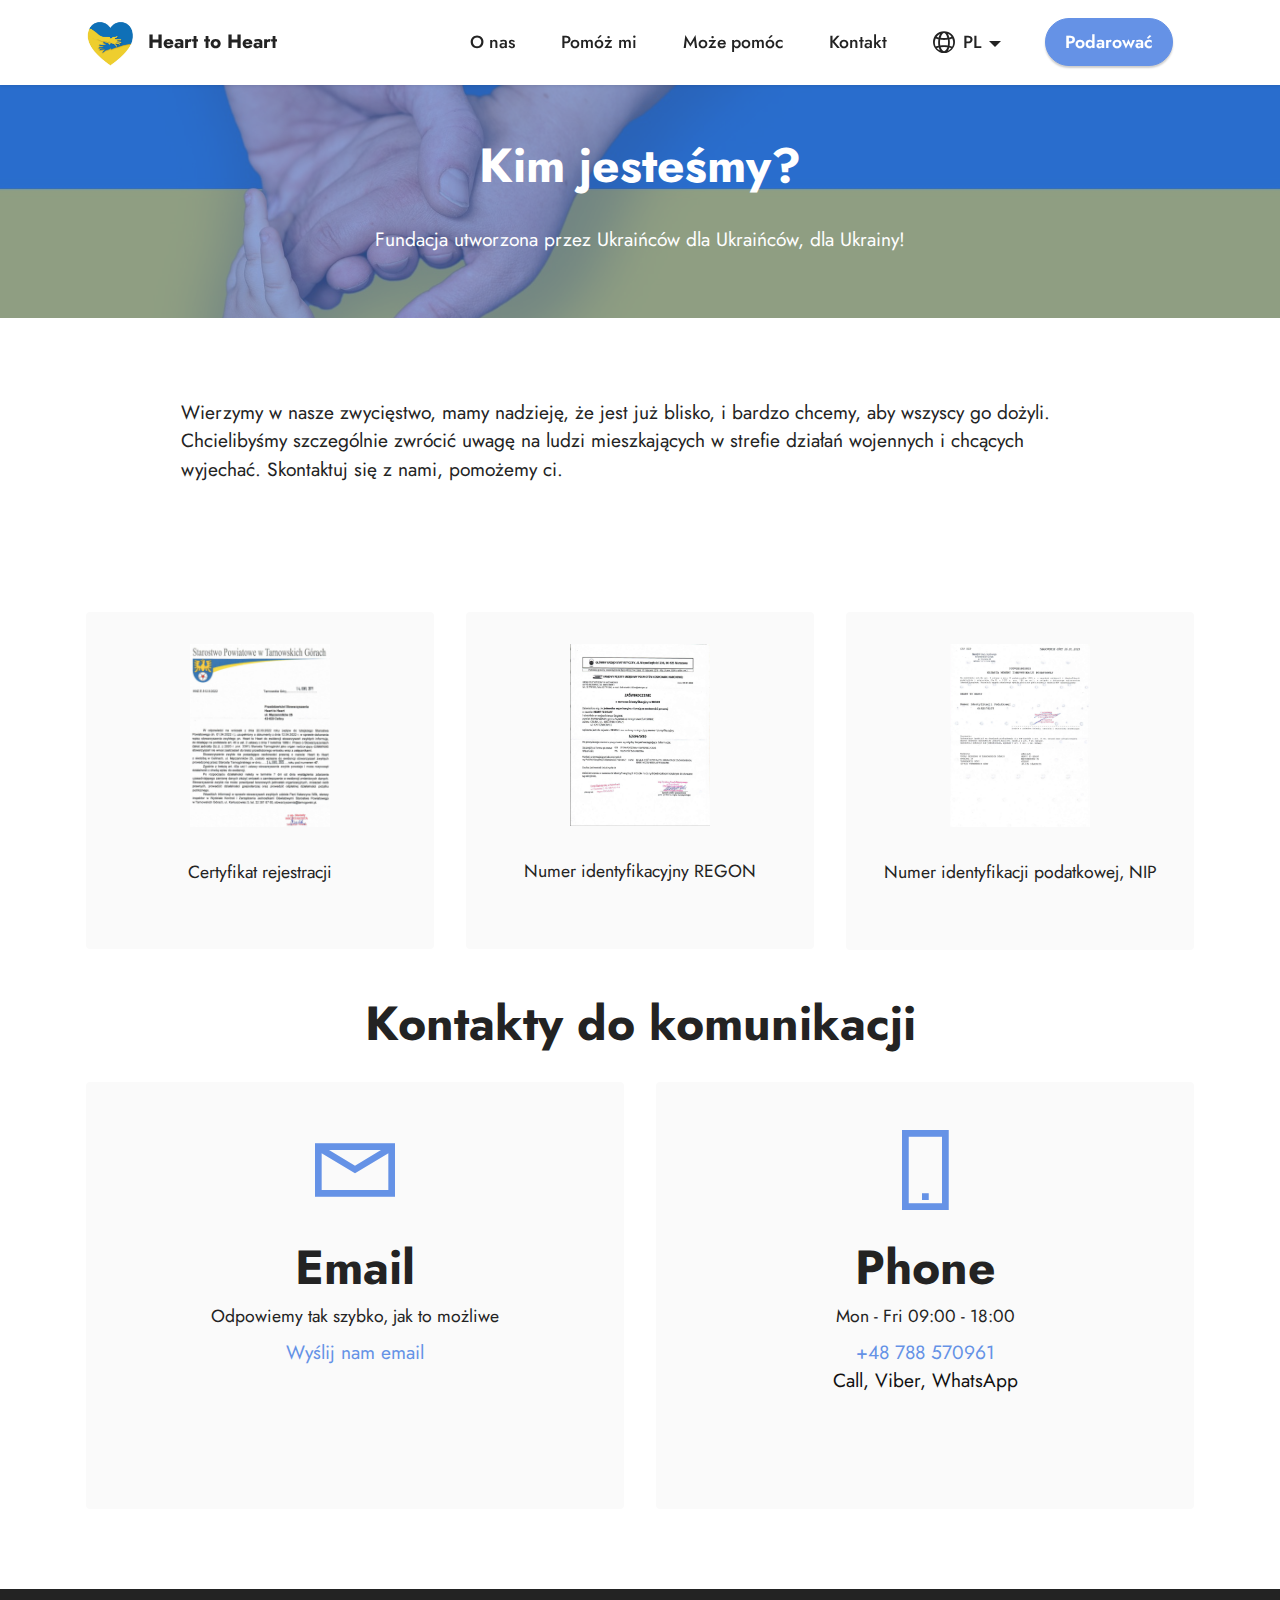
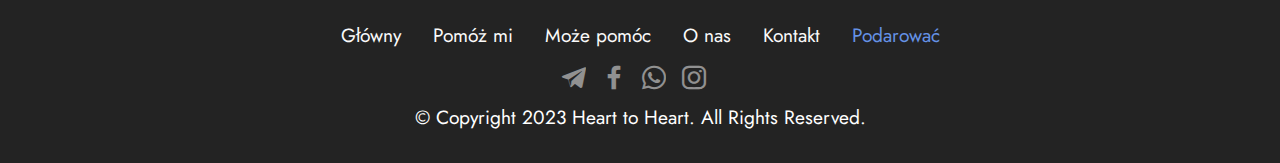
<file: about.html>
<!DOCTYPE html>
<html  >
<head>
  
  <meta charset="UTF-8">
  <meta http-equiv="X-UA-Compatible" content="IE=edge">
  
  <meta name="viewport" content="width=device-width, initial-scale=1, minimum-scale=1">
  <link rel="shortcut icon" href="assets/images/mbr.jpg" type="image/x-icon">
  <meta name="description" content="">
  
  
  <title>O nas</title>
  <link rel="stylesheet" href="assets/web/assets/mobirise-icons2/mobirise2.css">
  <link rel="stylesheet" href="assets/bootstrap/css/bootstrap.min.css">
  <link rel="stylesheet" href="assets/bootstrap/css/bootstrap-grid.min.css">
  <link rel="stylesheet" href="assets/bootstrap/css/bootstrap-reboot.min.css">
    <link rel="stylesheet" href="assets/popup-overlay-plugin/style.css">
  <link rel="stylesheet" href="assets/dropdown/css/style.css">
  <link rel="stylesheet" href="assets/socicon/css/styles.css">
  <link rel="stylesheet" href="assets/theme/css/style.css">
  <link rel="preload" href="https://fonts.googleapis.com/css?family=Jost:100,200,300,400,500,600,700,800,900,100i,200i,300i,400i,500i,600i,700i,800i,900i&display=swap" as="style" onload="this.onload=null;this.rel='stylesheet'">
  <noscript><link rel="stylesheet" href="https://fonts.googleapis.com/css?family=Jost:100,200,300,400,500,600,700,800,900,100i,200i,300i,400i,500i,600i,700i,800i,900i&display=swap"></noscript>
  <link rel="preload" as="style" href="assets/mobirise/css/mbr-additional.css"><link rel="stylesheet" href="assets/mobirise/css/mbr-additional.css" type="text/css">

  
  
  
</head>
<body>
  
  <section data-bs-version="5.1" class="menu menu2 cid-twzyTbxKk8" once="menu" id="menu2-8">
    
    <nav class="navbar navbar-dropdown navbar-fixed-top navbar-expand-lg">
        <div class="container">
            <div class="navbar-brand">
                <span class="navbar-logo">
                    <a href="index.html">
                        <img src="assets/images/mbr.jpg" alt="" style="height: 4rem;">
                    </a>
                </span>
                <span class="navbar-caption-wrap"><a class="navbar-caption text-black text-primary display-7" href="index.html">Heart to Heart</a></span>
            </div>
            <button class="navbar-toggler" type="button" data-toggle="collapse" data-bs-toggle="collapse" data-target="#navbarSupportedContent" data-bs-target="#navbarSupportedContent" aria-controls="navbarNavAltMarkup" aria-expanded="false" aria-label="Toggle navigation">
                <div class="hamburger">
                    <span></span>
                    <span></span>
                    <span></span>
                    <span></span>
                </div>
            </button>
            <div class="collapse navbar-collapse" id="navbarSupportedContent">
                <ul class="navbar-nav nav-dropdown" data-app-modern-menu="true"><li class="nav-item"><a class="nav-link link text-black text-primary display-4" href="about.html">O nas</a></li>
                    <li class="nav-item"><a class="nav-link link text-black text-primary display-4" href="helpme.html">Pomóż mi</a></li>
                    <li class="nav-item"><a class="nav-link link text-black text-primary display-4" href="canhelp.html">Może pomóc</a>
                    </li><li class="nav-item"><a class="nav-link link text-black text-primary display-4" href="contact.html">Kontakt</a></li><li class="nav-item dropdown"><a class="nav-link link text-black text-primary dropdown-toggle show display-4" href="contact.html" data-toggle="dropdown-submenu" data-bs-toggle="dropdown" data-bs-auto-close="outside" aria-expanded="true"><span class="mobi-mbri mobi-mbri-globe-2 mbr-iconfont mbr-iconfont-btn"></span>PL</a><div class="dropdown-menu show" aria-labelledby="dropdown-403" data-bs-popper="none"><a class="text-black text-primary dropdown-item display-4" href="http://en.h-to-h.eu">English</a><a class="text-black text-primary dropdown-item display-4" href="http://h-to-h.eu">Українська</a></div></li></ul>
                
                <div class="navbar-buttons mbr-section-btn"><a class="btn btn-primary display-4" href="donate.html">Podarować</a></div>
            </div>
        </div>
    </nav>
</section>

<section data-bs-version="5.1" class="info3 cid-twzHeq9gQB" id="info3-9">

    

    
    <div class="mbr-overlay" style="opacity: 0.6; background-color: rgb(68, 121, 217);">
    </div>

    <div class="container">
        <div class="row justify-content-center">
            <div class="card col-12 col-lg-10">
                <div class="card-wrapper">
                    <div class="card-box align-center">
                        <h4 class="card-title mbr-fonts-style align-center mb-4 display-2"><strong>Kim jesteśmy?</strong></h4>
                        <p class="mbr-text mbr-fonts-style mb-4 display-7">Fundacja utworzona przez Ukraińców dla Ukraińców, dla Ukrainy!</p>
                        
                    </div>
                </div>
            </div>
        </div>
    </div>
</section>

<section data-bs-version="5.1" class="content5 cid-twzLYEqICn" id="content5-a">
    
    <div class="container">
        <div class="row justify-content-center">
            <div class="col-md-12 col-lg-10">
                
                
                <p class="mbr-text mbr-fonts-style display-7">Wierzymy w nasze zwycięstwo, mamy nadzieję, że jest już blisko, i bardzo chcemy, aby wszyscy go dożyli. Chcielibyśmy szczególnie zwrócić uwagę na ludzi mieszkających w strefie działań wojennych i chcących wyjechać. Skontaktuj się z nami, pomożemy ci.</p>
            </div>
        </div>
    </div>
</section>

<section data-bs-version="5.1" class="clients2 cid-twzM2k8EIZ" id="clients2-b">

    

    
    
    <div class="container">
        <div class="row justify-content-center">
            <div class="card col-12 col-md-6 col-lg-4">
                <div class="card-wrapper">
                    <div class="img-wrapper">
                        <a href="http://en.h-to-h.eu/assets/files/heart.pdf" target="_blank"><img src="assets/images/heart.png" alt=""></a>
                    </div>
                    <div class="card-box align-center">
                        
                        
                        <p class="mbr-text mbr-fonts-style mb-4 display-4">
                            Certyfikat rejestracji</p>
                        
                    </div>
                </div>
            </div>
            <div class="card col-12 col-md-6 col-lg-4">
                <div class="card-wrapper">
                    <div class="img-wrapper">
                        <a href="http://en.h-to-h.eu/assets/files/heart-regon.pdf" target="_blank"><img src="assets/images/heart-region.png" alt=""></a>
                    </div>
                    <div class="card-box align-center">
                        
                        
                        <p class="mbr-text mbr-fonts-style mb-4 display-4">Numer identyfikacyjny REGON</p>
                        
                    </div>
                </div>
            </div>
            <div class="card col-12 col-md-6 col-lg-4">
                <div class="card-wrapper">
                    <div class="img-wrapper">
                        <a href="http://en.h-to-h.eu/assets/files/heart-NIP.pdf" target="_blank"><img src="assets/images/heart-nip.png" alt=""></a>
                    </div>
                    <div class="card-box align-center">
                        
                        
                        <p class="mbr-text mbr-fonts-style mb-4 display-4">
                            Numer identyfikacji podatkowej, NIP</p>
                        
                    </div>
                </div>
            </div>
            
        </div>
    </div>
</section>

<section data-bs-version="5.1" class="contacts1 cid-twzM34W4FW" id="contacts1-c">

    

    
    
    <div class="container">
        <div class="mbr-section-head">
            <h3 class="mbr-section-title mbr-fonts-style align-center mb-0 display-2"><strong>Kontakty do komunikacji</strong></h3>
            
        </div>
        <div class="row justify-content-center mt-4">
            <div class="card col-12 col-lg-6">
                <div class="card-wrapper">
                    <div class="card-box align-center">
                        <div class="image-wrapper">
                            <span class="mbr-iconfont mobi-mbri-letter mobi-mbri"></span>
                        </div>
                        <h4 class="card-title mbr-fonts-style mb-2 display-2">
                            <strong>Email</strong>
                        </h4>
                        <p class="mbr-text mbr-fonts-style mb-2 display-4">
                            Odpowiemy tak szybko, jak to możliwe</p>
                        <h5 class="link mbr-fonts-style display-7"><a href="mailto:heat.pl.ua@gmail.com" class="text-primary">Wyślij nam email</a></h5>
                    </div>
                </div>
            </div>
            <div class="card col-12 col-lg-6">
                <div class="card-wrapper">
                    <div class="card-box align-center">
                        <div class="image-wrapper">
                            <span class="mbr-iconfont mobi-mbri-mobile-2 mobi-mbri"></span>
                        </div>
                        <h4 class="card-title mbr-fonts-style align-center mb-2 display-2">
                            <strong>Phone</strong>
                        </h4>
                        <p class="mbr-text mbr-fonts-style mb-2 display-4">Mon - Fri 09:00 - 18:00</p>
                        <h5 class="link mbr-black mbr-fonts-style display-7"><a href="tel:+48 788 570961" class="text-primary">+48 788 570961</a><br>Call, Viber, WhatsApp<a href="tel:+12345678910" class="text-primary"><br></a><br><a href="tel:+12345678910" class="text-primary"><br></a>
                        </h5>
                    </div>
                </div>
            </div>
        </div>
    </div>
</section>

<section data-bs-version="5.1" class="footer3 cid-twzSepEvT9" once="footers" id="footer3-v">

    

    

    <div class="container">
        <div class="media-container-row align-center mbr-white">
            <div class="row row-links">
                <ul class="foot-menu">
                    
                    
                    
                    
                    
                <li class="foot-menu-item mbr-fonts-style display-7"><a class="text-white text-primary" href="index.html" target="_blank">Główny</a></li><li class="foot-menu-item mbr-fonts-style display-7"><a class="text-white text-primary" href="helpme.html" target="_blank">Pomóż mi</a></li><li class="foot-menu-item mbr-fonts-style display-7"><a class="text-white text-primary" href="canhelp.html" target="_blank">Może pomóc</a></li><li class="foot-menu-item mbr-fonts-style display-7"><a class="text-white text-primary" href="about.html" target="_blank">O nas</a></li><li class="foot-menu-item mbr-fonts-style display-7"><a class="text-white text-primary" href="contact.html" target="_blank">Kontakt</a></li><li class="foot-menu-item mbr-fonts-style display-7"><a class="text-primary" href="donate.html" target="_blank">Podarować</a></li></ul>
            </div>
            <div class="row social-row">
                <div class="social-list align-right pb-2">
                    
                    
                    
                    
                    
                    
                <div class="soc-item">
                        <a href="https://t.me/hear_to_heart_pl_ua" target="_blank">
                            <span class="mbr-iconfont mbr-iconfont-social socicon-telegram socicon"></span>
                        </a>
                    </div><div class="soc-item">
                        <a href="https://www.facebook.com/pages/Mobirise/1616226671953247" target="_blank">
                            <span class="socicon-facebook socicon mbr-iconfont mbr-iconfont-social"></span>
                        </a>
                    </div><div class="soc-item">
                        <a href="https://www.youtube.com/c/mobirise" target="_blank">
                            <span class="mbr-iconfont mbr-iconfont-social socicon-whatsapp socicon"></span>
                        </a>
                    </div><div class="soc-item">
                        <a href="https://instagram.com/heart_to_heart_pl?igshid=YmMyMTA2M2Y=" target="_blank">
                            <span class="mbr-iconfont mbr-iconfont-social socicon-instagram socicon"></span>
                        </a>
                    </div></div>
            </div>
            <div class="row row-copirayt">
                <p class="mbr-text mb-0 mbr-fonts-style mbr-white align-center display-7">
                    © Copyright 2023 Heart to Heart. All Rights Reserved.
                </p>
            </div>
        </div>
    </div>
</section>


<script src="assets/bootstrap/js/bootstrap.bundle.min.js"></script>
  <script src="assets/smoothscroll/smooth-scroll.js"></script>
  <script src="assets/ytplayer/index.js"></script>
      <script src="assets/dropdown/js/navbar-dropdown.js"></script>
  <script src="assets/theme/js/script.js"></script>
  
  
  
</body>
</html>
</file>
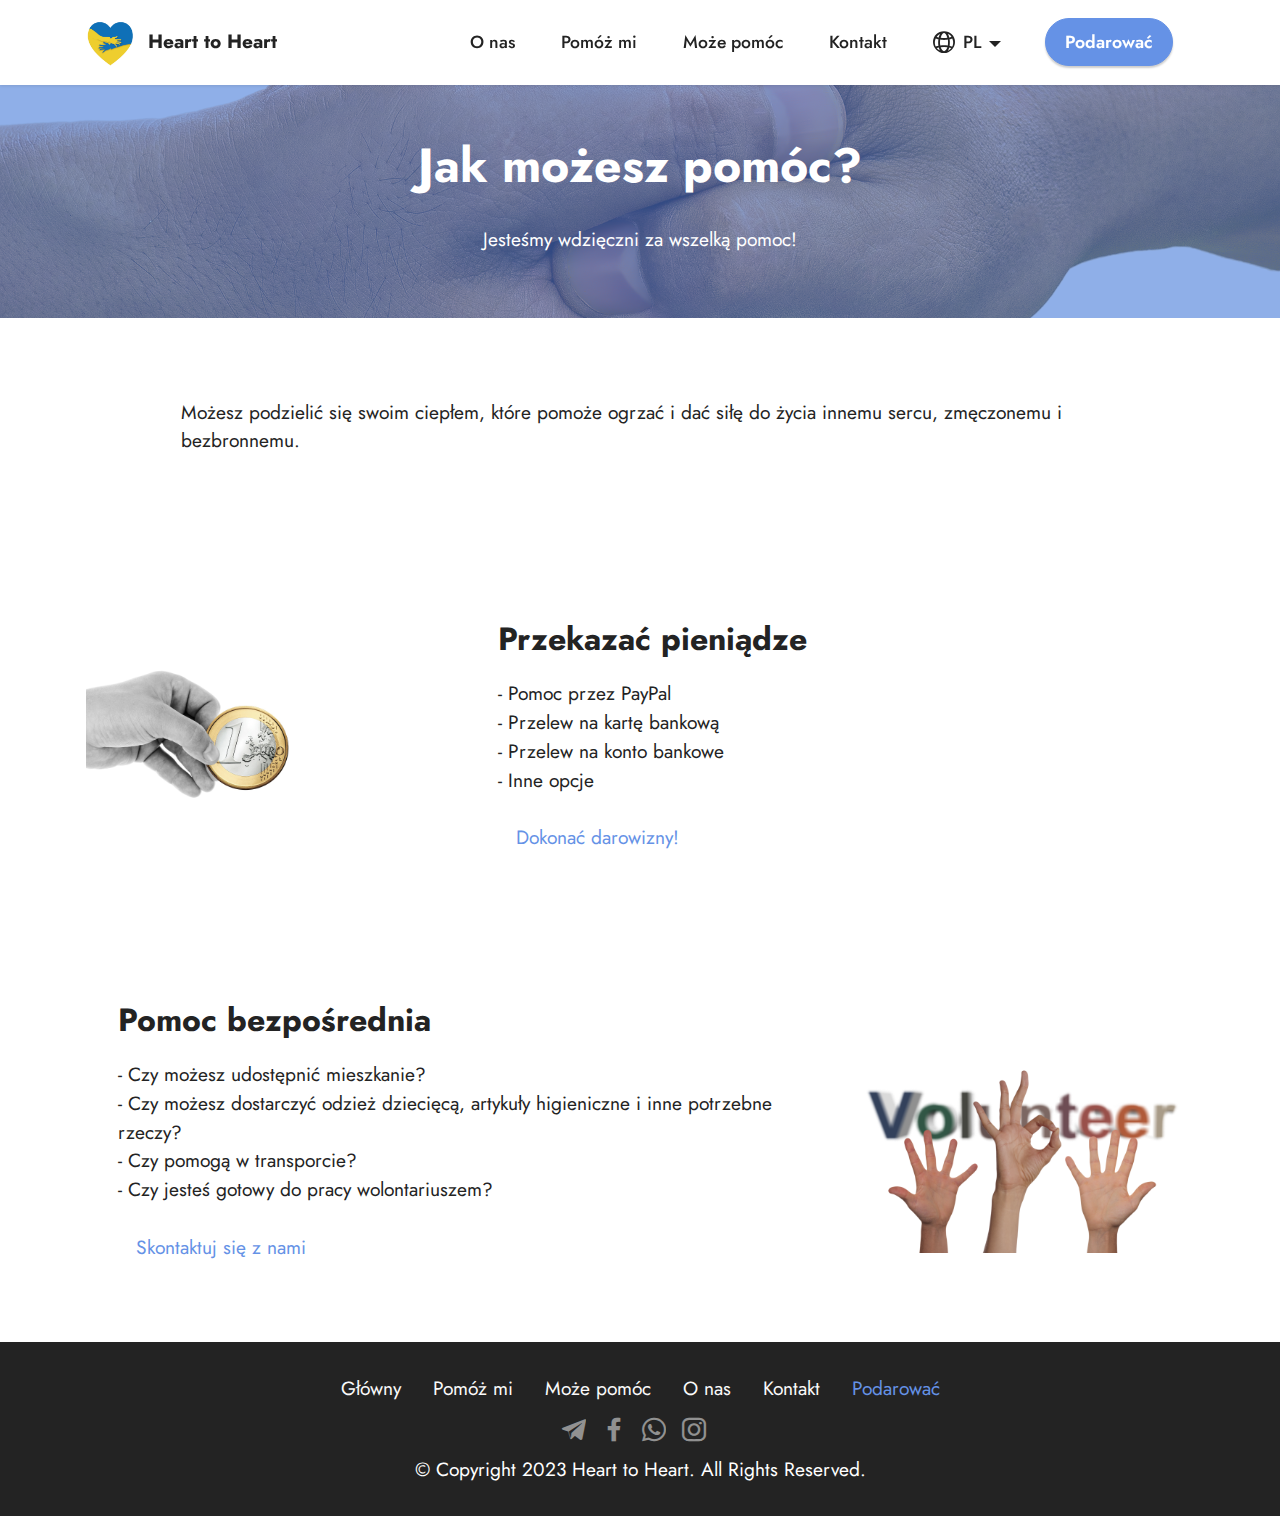
<file: canhelp.html>
<!DOCTYPE html>
<html  >
<head>
  
  <meta charset="UTF-8">
  <meta http-equiv="X-UA-Compatible" content="IE=edge">
  
  <meta name="viewport" content="width=device-width, initial-scale=1, minimum-scale=1">
  <link rel="shortcut icon" href="assets/images/mbr.jpg" type="image/x-icon">
  <meta name="description" content="">
  
  
  <title>Może pomóc</title>
  <link rel="stylesheet" href="assets/web/assets/mobirise-icons2/mobirise2.css">
  <link rel="stylesheet" href="assets/bootstrap/css/bootstrap.min.css">
  <link rel="stylesheet" href="assets/bootstrap/css/bootstrap-grid.min.css">
  <link rel="stylesheet" href="assets/bootstrap/css/bootstrap-reboot.min.css">
    <link rel="stylesheet" href="assets/popup-overlay-plugin/style.css">
  <link rel="stylesheet" href="assets/dropdown/css/style.css">
  <link rel="stylesheet" href="assets/socicon/css/styles.css">
  <link rel="stylesheet" href="assets/theme/css/style.css">
  <link rel="preload" href="https://fonts.googleapis.com/css?family=Jost:100,200,300,400,500,600,700,800,900,100i,200i,300i,400i,500i,600i,700i,800i,900i&display=swap" as="style" onload="this.onload=null;this.rel='stylesheet'">
  <noscript><link rel="stylesheet" href="https://fonts.googleapis.com/css?family=Jost:100,200,300,400,500,600,700,800,900,100i,200i,300i,400i,500i,600i,700i,800i,900i&display=swap"></noscript>
  <link rel="preload" as="style" href="assets/mobirise/css/mbr-additional.css"><link rel="stylesheet" href="assets/mobirise/css/mbr-additional.css" type="text/css">

  
  
  
</head>
<body>
  
  <section data-bs-version="5.1" class="menu menu2 cid-twzyTbxKk8" once="menu" id="menu2-i">
    
    <nav class="navbar navbar-dropdown navbar-fixed-top navbar-expand-lg">
        <div class="container">
            <div class="navbar-brand">
                <span class="navbar-logo">
                    <a href="index.html">
                        <img src="assets/images/mbr.jpg" alt="" style="height: 4rem;">
                    </a>
                </span>
                <span class="navbar-caption-wrap"><a class="navbar-caption text-black text-primary display-7" href="index.html">Heart to Heart</a></span>
            </div>
            <button class="navbar-toggler" type="button" data-toggle="collapse" data-bs-toggle="collapse" data-target="#navbarSupportedContent" data-bs-target="#navbarSupportedContent" aria-controls="navbarNavAltMarkup" aria-expanded="false" aria-label="Toggle navigation">
                <div class="hamburger">
                    <span></span>
                    <span></span>
                    <span></span>
                    <span></span>
                </div>
            </button>
            <div class="collapse navbar-collapse" id="navbarSupportedContent">
                <ul class="navbar-nav nav-dropdown" data-app-modern-menu="true"><li class="nav-item"><a class="nav-link link text-black text-primary display-4" href="about.html">O nas</a></li>
                    <li class="nav-item"><a class="nav-link link text-black text-primary display-4" href="helpme.html">Pomóż mi</a></li>
                    <li class="nav-item"><a class="nav-link link text-black text-primary display-4" href="canhelp.html">Może pomóc</a>
                    </li><li class="nav-item"><a class="nav-link link text-black text-primary display-4" href="contact.html">Kontakt</a></li><li class="nav-item dropdown"><a class="nav-link link text-black text-primary dropdown-toggle show display-4" href="contact.html" data-toggle="dropdown-submenu" data-bs-toggle="dropdown" data-bs-auto-close="outside" aria-expanded="true"><span class="mobi-mbri mobi-mbri-globe-2 mbr-iconfont mbr-iconfont-btn"></span>PL</a><div class="dropdown-menu show" aria-labelledby="dropdown-403" data-bs-popper="none"><a class="text-black text-primary dropdown-item display-4" href="http://en.h-to-h.eu">English</a><a class="text-black text-primary dropdown-item display-4" href="http://h-to-h.eu">Українська</a></div></li></ul>
                
                <div class="navbar-buttons mbr-section-btn"><a class="btn btn-primary display-4" href="donate.html">Podarować</a></div>
            </div>
        </div>
    </nav>
</section>

<section data-bs-version="5.1" class="info3 cid-twzNaawgq9" id="info3-j">

    

    
    <div class="mbr-overlay" style="opacity: 0.6; background-color: rgb(68, 121, 217);">
    </div>

    <div class="container">
        <div class="row justify-content-center">
            <div class="card col-12 col-lg-10">
                <div class="card-wrapper">
                    <div class="card-box align-center">
                        <h4 class="card-title mbr-fonts-style align-center mb-4 display-2"><strong>Jak możesz pomóc?</strong></h4>
                        <p class="mbr-text mbr-fonts-style mb-4 display-7">Jesteśmy wdzięczni za wszelką pomoc!</p>
                        
                    </div>
                </div>
            </div>
        </div>
    </div>
</section>

<section data-bs-version="5.1" class="content5 cid-twzNaOYYr4" id="content5-k">
    
    <div class="container">
        <div class="row justify-content-center">
            <div class="col-md-12 col-lg-10">
                
                
                <p class="mbr-text mbr-fonts-style display-7">Możesz podzielić się swoim ciepłem, które pomoże ogrzać i dać siłę do życia innemu sercu, zmęczonemu i bezbronnemu.</p>
            </div>
        </div>
    </div>
</section>

<section data-bs-version="5.1" class="image1 cid-twzNdhFSpu" id="image1-l">
    

    
    

    <div class="container">
        <div class="row align-items-center">
            <div class="col-12 col-lg-4">
                <div class="image-wrapper">
                    <a href="donate.html"><img src="assets/images/mbr-5.jpg" alt=""></a>
                    
                </div>
            </div>
            <div class="col-12 col-lg">
                <div class="text-wrapper">
                    <h3 class="mbr-section-title mbr-fonts-style mb-3 display-5"><strong>Przekazać pieniądze</strong></h3>
                    <p class="mbr-text mbr-fonts-style display-7">- Pomoc przez PayPal<br>  - Przelew na kartę bankową<br>  - Przelew na konto bankowe<br>  - Inne opcje<br><br>&nbsp; &nbsp;<a href="donate.html" class="text-primary">Dokonać darowizny!</a></p>
                </div>
            </div>
        </div>
    </div>
</section>

<section data-bs-version="5.1" class="image2 cid-twzNdtjGyD" id="image2-m">
    

    
    

    <div class="container">
        <div class="row align-items-center">
            <div class="col-12 col-lg-4">
                <div class="image-wrapper">
                    <a href="contact.html"><img src="assets/images/mbr-3.png" alt=""></a>
                    
                </div>
            </div>
            <div class="col-12 col-lg">
                <div class="text-wrapper">
                    <h3 class="mbr-section-title mbr-fonts-style mb-3 display-5"><strong>Pomoc bezpośrednia</strong></h3>
                    <p class="mbr-text mbr-fonts-style display-7">- Czy możesz udostępnić mieszkanie?<br>  - Czy możesz dostarczyć odzież dziecięcą, artykuły higieniczne i inne potrzebne rzeczy?<br>  - Czy pomogą w transporcie?<br>  - Czy jesteś gotowy do pracy wolontariuszem?<br><br>&nbsp; &nbsp;<a href="contact.html" class="text-primary">Skontaktuj się z nami</a></p>
                </div>
            </div>
        </div>
    </div>
</section>

<section data-bs-version="5.1" class="footer3 cid-twzSepEvT9" once="footers" id="footer3-v">

    

    

    <div class="container">
        <div class="media-container-row align-center mbr-white">
            <div class="row row-links">
                <ul class="foot-menu">
                    
                    
                    
                    
                    
                <li class="foot-menu-item mbr-fonts-style display-7"><a class="text-white text-primary" href="index.html" target="_blank">Główny</a></li><li class="foot-menu-item mbr-fonts-style display-7"><a class="text-white text-primary" href="helpme.html" target="_blank">Pomóż mi</a></li><li class="foot-menu-item mbr-fonts-style display-7"><a class="text-white text-primary" href="canhelp.html" target="_blank">Może pomóc</a></li><li class="foot-menu-item mbr-fonts-style display-7"><a class="text-white text-primary" href="about.html" target="_blank">O nas</a></li><li class="foot-menu-item mbr-fonts-style display-7"><a class="text-white text-primary" href="contact.html" target="_blank">Kontakt</a></li><li class="foot-menu-item mbr-fonts-style display-7"><a class="text-primary" href="donate.html" target="_blank">Podarować</a></li></ul>
            </div>
            <div class="row social-row">
                <div class="social-list align-right pb-2">
                    
                    
                    
                    
                    
                    
                <div class="soc-item">
                        <a href="https://t.me/hear_to_heart_pl_ua" target="_blank">
                            <span class="mbr-iconfont mbr-iconfont-social socicon-telegram socicon"></span>
                        </a>
                    </div><div class="soc-item">
                        <a href="https://www.facebook.com/pages/Mobirise/1616226671953247" target="_blank">
                            <span class="socicon-facebook socicon mbr-iconfont mbr-iconfont-social"></span>
                        </a>
                    </div><div class="soc-item">
                        <a href="https://www.youtube.com/c/mobirise" target="_blank">
                            <span class="mbr-iconfont mbr-iconfont-social socicon-whatsapp socicon"></span>
                        </a>
                    </div><div class="soc-item">
                        <a href="https://instagram.com/heart_to_heart_pl?igshid=YmMyMTA2M2Y=" target="_blank">
                            <span class="mbr-iconfont mbr-iconfont-social socicon-instagram socicon"></span>
                        </a>
                    </div></div>
            </div>
            <div class="row row-copirayt">
                <p class="mbr-text mb-0 mbr-fonts-style mbr-white align-center display-7">
                    © Copyright 2023 Heart to Heart. All Rights Reserved.
                </p>
            </div>
        </div>
    </div>
</section>


<script src="assets/bootstrap/js/bootstrap.bundle.min.js"></script>
  <script src="assets/smoothscroll/smooth-scroll.js"></script>
  <script src="assets/ytplayer/index.js"></script>
      <script src="assets/dropdown/js/navbar-dropdown.js"></script>
  <script src="assets/theme/js/script.js"></script>
  
  
  
</body>
</html>
</file>
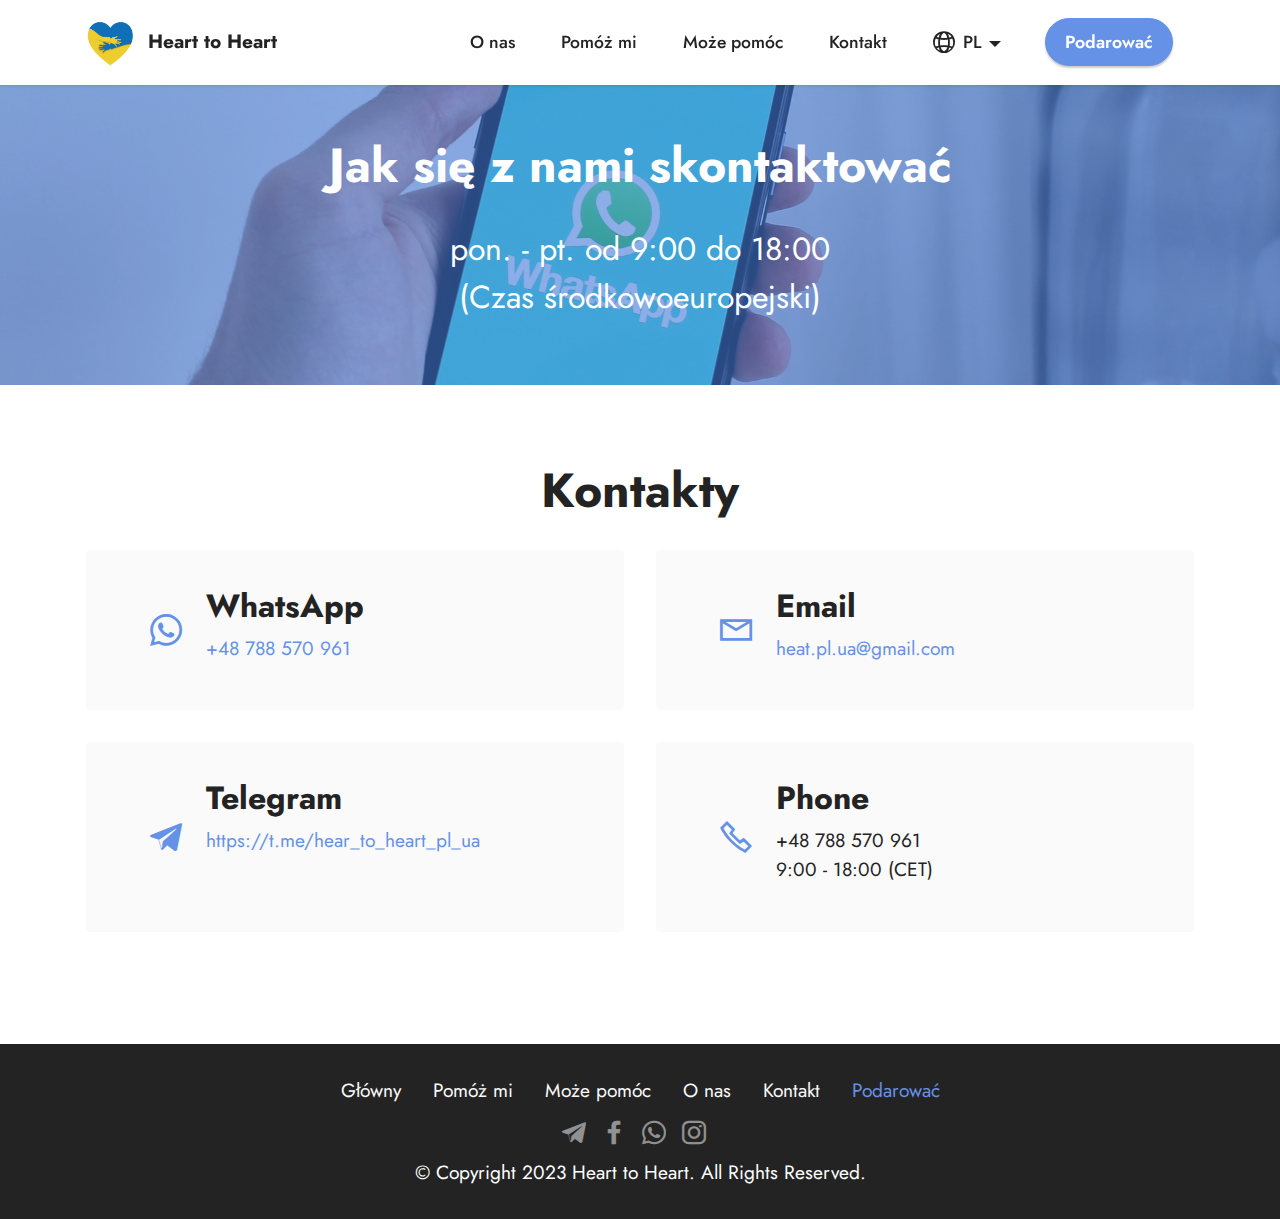
<file: contact.html>
<!DOCTYPE html>
<html  >
<head>
  
  <meta charset="UTF-8">
  <meta http-equiv="X-UA-Compatible" content="IE=edge">
  
  <meta name="viewport" content="width=device-width, initial-scale=1, minimum-scale=1">
  <link rel="shortcut icon" href="assets/images/mbr.jpg" type="image/x-icon">
  <meta name="description" content="">
  
  
  <title>Kontakt</title>
  <link rel="stylesheet" href="assets/web/assets/mobirise-icons2/mobirise2.css">
  <link rel="stylesheet" href="assets/bootstrap/css/bootstrap.min.css">
  <link rel="stylesheet" href="assets/bootstrap/css/bootstrap-grid.min.css">
  <link rel="stylesheet" href="assets/bootstrap/css/bootstrap-reboot.min.css">
    <link rel="stylesheet" href="assets/popup-overlay-plugin/style.css">
  <link rel="stylesheet" href="assets/dropdown/css/style.css">
  <link rel="stylesheet" href="assets/socicon/css/styles.css">
  <link rel="stylesheet" href="assets/theme/css/style.css">
  <link rel="preload" href="https://fonts.googleapis.com/css?family=Jost:100,200,300,400,500,600,700,800,900,100i,200i,300i,400i,500i,600i,700i,800i,900i&display=swap" as="style" onload="this.onload=null;this.rel='stylesheet'">
  <noscript><link rel="stylesheet" href="https://fonts.googleapis.com/css?family=Jost:100,200,300,400,500,600,700,800,900,100i,200i,300i,400i,500i,600i,700i,800i,900i&display=swap"></noscript>
  <link rel="preload" as="style" href="assets/mobirise/css/mbr-additional.css"><link rel="stylesheet" href="assets/mobirise/css/mbr-additional.css" type="text/css">

  
  
  
</head>
<body>
  
  <section data-bs-version="5.1" class="menu menu2 cid-twzyTbxKk8" once="menu" id="menu2-n">
    
    <nav class="navbar navbar-dropdown navbar-fixed-top navbar-expand-lg">
        <div class="container">
            <div class="navbar-brand">
                <span class="navbar-logo">
                    <a href="index.html">
                        <img src="assets/images/mbr.jpg" alt="" style="height: 4rem;">
                    </a>
                </span>
                <span class="navbar-caption-wrap"><a class="navbar-caption text-black text-primary display-7" href="index.html">Heart to Heart</a></span>
            </div>
            <button class="navbar-toggler" type="button" data-toggle="collapse" data-bs-toggle="collapse" data-target="#navbarSupportedContent" data-bs-target="#navbarSupportedContent" aria-controls="navbarNavAltMarkup" aria-expanded="false" aria-label="Toggle navigation">
                <div class="hamburger">
                    <span></span>
                    <span></span>
                    <span></span>
                    <span></span>
                </div>
            </button>
            <div class="collapse navbar-collapse" id="navbarSupportedContent">
                <ul class="navbar-nav nav-dropdown" data-app-modern-menu="true"><li class="nav-item"><a class="nav-link link text-black text-primary display-4" href="about.html">O nas</a></li>
                    <li class="nav-item"><a class="nav-link link text-black text-primary display-4" href="helpme.html">Pomóż mi</a></li>
                    <li class="nav-item"><a class="nav-link link text-black text-primary display-4" href="canhelp.html">Może pomóc</a>
                    </li><li class="nav-item"><a class="nav-link link text-black text-primary display-4" href="contact.html">Kontakt</a></li><li class="nav-item dropdown"><a class="nav-link link text-black text-primary dropdown-toggle show display-4" href="contact.html" data-toggle="dropdown-submenu" data-bs-toggle="dropdown" data-bs-auto-close="outside" aria-expanded="true"><span class="mobi-mbri mobi-mbri-globe-2 mbr-iconfont mbr-iconfont-btn"></span>PL</a><div class="dropdown-menu show" aria-labelledby="dropdown-403" data-bs-popper="none"><a class="text-black text-primary dropdown-item display-4" href="http://en.h-to-h.eu">English</a><a class="text-black text-primary dropdown-item display-4" href="http://h-to-h.eu">Українська</a></div></li></ul>
                
                <div class="navbar-buttons mbr-section-btn"><a class="btn btn-primary display-4" href="donate.html">Podarować</a></div>
            </div>
        </div>
    </nav>
</section>

<section data-bs-version="5.1" class="info3 cid-twzNpqJsIZ" id="info3-o">

    

    
    <div class="mbr-overlay" style="opacity: 0.6; background-color: rgb(68, 121, 217);">
    </div>

    <div class="container">
        <div class="row justify-content-center">
            <div class="card col-12 col-lg-10">
                <div class="card-wrapper">
                    <div class="card-box align-center">
                        <h4 class="card-title mbr-fonts-style align-center mb-4 display-2"><strong>Jak się z nami skontaktować</strong></h4>
                        <p class="mbr-text mbr-fonts-style mb-4 display-5">pon. - pt. od 9:00 do 18:00<br>(Czas środkowoeuropejski)</p>
                        
                    </div>
                </div>
            </div>
        </div>
    </div>
</section>

<section data-bs-version="5.1" class="contacts2 cid-twzNvTNh9r" id="contacts2-q">
    <!---->
    

    
    
    <div class="container">
        <div class="mbr-section-head">
            <h3 class="mbr-section-title mbr-fonts-style align-center mb-0 display-2">
                <strong>Kontakty</strong></h3>
            
        </div>
        <div class="row justify-content-center mt-4">
            <div class="card col-12 col-md-6">
                <div class="card-wrapper">
                    <div class="image-wrapper">
                        <span class="mbr-iconfont socicon-whatsapp socicon"></span>
                    </div>
                    <div class="text-wrapper">
                        <h6 class="card-title mbr-fonts-style mb-1 display-5">
                            <strong>WhatsApp</strong></h6>
                        <p class="mbr-text mbr-fonts-style display-7">
                            <a href="https://wa.me/48 788 570 961" class="text-primary">+48 788 570 961</a>
                        </p>
                    </div>
                </div>
            </div>
            <div class="card col-12 col-md-6">
                <div class="card-wrapper">
                    <div class="image-wrapper">
                        <span class="mbr-iconfont mobi-mbri-letter mobi-mbri"></span>
                    </div>
                    <div class="text-wrapper">
                        <h6 class="card-title mbr-fonts-style mb-1 display-5">
                            <strong>Email</strong>
                        </h6>
                        <p class="mbr-text mbr-fonts-style display-7"><a href="mailto:heat.pl.ua@gmail.com" class="text-primary">heat.pl.ua@gmail.com</a></p>
                    </div>
                </div>
            </div>
            <div class="card col-12 col-md-6">
                <div class="card-wrapper">
                    <div class="image-wrapper">
                        <span class="mbr-iconfont socicon-telegram socicon"></span>
                    </div>
                    <div class="text-wrapper">
                        <h6 class="card-title mbr-fonts-style mb-1 display-5">
                            <strong>Telegram</strong></h6>
                        <p class="mbr-text mbr-fonts-style display-7"><a href="https://t.me/hear_to_heart_pl_ua" class="text-primary">https://t.me/hear_to_heart_pl_ua</a></p>
                    </div>
                </div>
            </div>
            <div class="card col-12 col-md-6">
                <div class="card-wrapper">
                    <div class="image-wrapper">
                        <span class="mbr-iconfont mobi-mbri-phone mobi-mbri"></span>
                    </div>
                    <div class="text-wrapper">
                        <h6 class="card-title mbr-fonts-style mb-1 display-5">
                            <strong>Phone</strong></h6>
                        <p class="mbr-text mbr-fonts-style display-7">+48 788 570 961<br>9:00 - 18:00  (CET)</p>
                    </div>
                </div>
            </div>
        </div>
    </div>
</section>

<section data-bs-version="5.1" class="footer3 cid-twzSepEvT9" once="footers" id="footer3-v">

    

    

    <div class="container">
        <div class="media-container-row align-center mbr-white">
            <div class="row row-links">
                <ul class="foot-menu">
                    
                    
                    
                    
                    
                <li class="foot-menu-item mbr-fonts-style display-7"><a class="text-white text-primary" href="index.html" target="_blank">Główny</a></li><li class="foot-menu-item mbr-fonts-style display-7"><a class="text-white text-primary" href="helpme.html" target="_blank">Pomóż mi</a></li><li class="foot-menu-item mbr-fonts-style display-7"><a class="text-white text-primary" href="canhelp.html" target="_blank">Może pomóc</a></li><li class="foot-menu-item mbr-fonts-style display-7"><a class="text-white text-primary" href="about.html" target="_blank">O nas</a></li><li class="foot-menu-item mbr-fonts-style display-7"><a class="text-white text-primary" href="contact.html" target="_blank">Kontakt</a></li><li class="foot-menu-item mbr-fonts-style display-7"><a class="text-primary" href="donate.html" target="_blank">Podarować</a></li></ul>
            </div>
            <div class="row social-row">
                <div class="social-list align-right pb-2">
                    
                    
                    
                    
                    
                    
                <div class="soc-item">
                        <a href="https://t.me/hear_to_heart_pl_ua" target="_blank">
                            <span class="mbr-iconfont mbr-iconfont-social socicon-telegram socicon"></span>
                        </a>
                    </div><div class="soc-item">
                        <a href="https://www.facebook.com/pages/Mobirise/1616226671953247" target="_blank">
                            <span class="socicon-facebook socicon mbr-iconfont mbr-iconfont-social"></span>
                        </a>
                    </div><div class="soc-item">
                        <a href="https://www.youtube.com/c/mobirise" target="_blank">
                            <span class="mbr-iconfont mbr-iconfont-social socicon-whatsapp socicon"></span>
                        </a>
                    </div><div class="soc-item">
                        <a href="https://instagram.com/heart_to_heart_pl?igshid=YmMyMTA2M2Y=" target="_blank">
                            <span class="mbr-iconfont mbr-iconfont-social socicon-instagram socicon"></span>
                        </a>
                    </div></div>
            </div>
            <div class="row row-copirayt">
                <p class="mbr-text mb-0 mbr-fonts-style mbr-white align-center display-7">
                    © Copyright 2023 Heart to Heart. All Rights Reserved.
                </p>
            </div>
        </div>
    </div>
</section>


<script src="assets/bootstrap/js/bootstrap.bundle.min.js"></script>
  <script src="assets/smoothscroll/smooth-scroll.js"></script>
  <script src="assets/ytplayer/index.js"></script>
      <script src="assets/dropdown/js/navbar-dropdown.js"></script>
  <script src="assets/theme/js/script.js"></script>
  
  
  
</body>
</html>
</file>
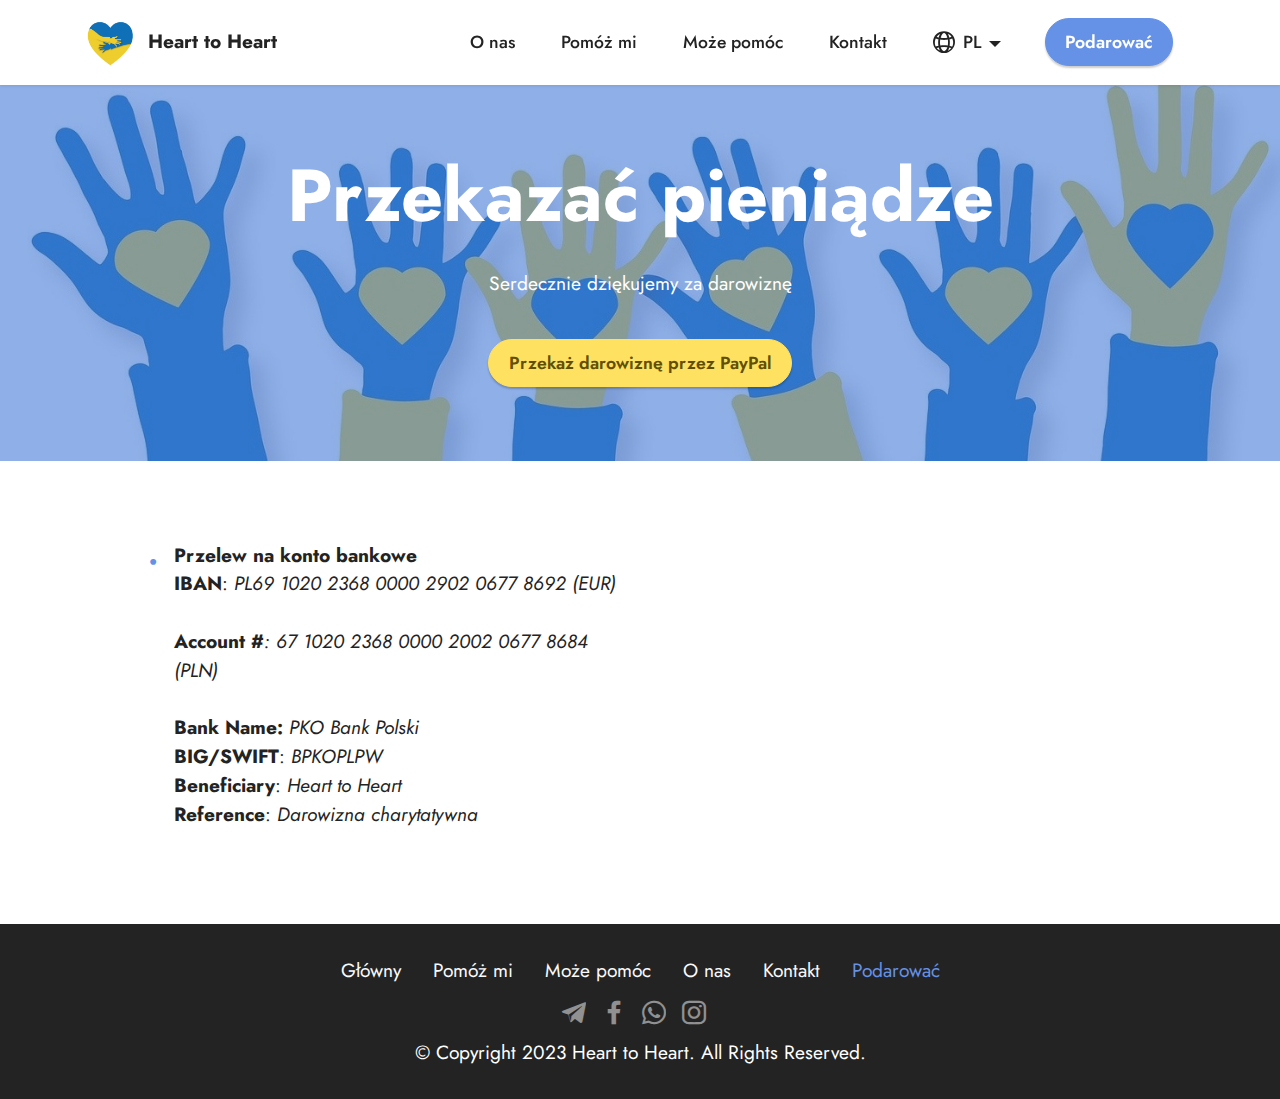
<file: donate.html>
<!DOCTYPE html>
<html  >
<head>
  
  <meta charset="UTF-8">
  <meta http-equiv="X-UA-Compatible" content="IE=edge">
  
  <meta name="viewport" content="width=device-width, initial-scale=1, minimum-scale=1">
  <link rel="shortcut icon" href="assets/images/mbr.jpg" type="image/x-icon">
  <meta name="description" content="">
  
  
  <title>Podarować</title>
  <link rel="stylesheet" href="assets/web/assets/mobirise-icons2/mobirise2.css">
  <link rel="stylesheet" href="assets/bootstrap/css/bootstrap.min.css">
  <link rel="stylesheet" href="assets/bootstrap/css/bootstrap-grid.min.css">
  <link rel="stylesheet" href="assets/bootstrap/css/bootstrap-reboot.min.css">
    <link rel="stylesheet" href="assets/popup-overlay-plugin/style.css">
  <link rel="stylesheet" href="assets/dropdown/css/style.css">
  <link rel="stylesheet" href="assets/socicon/css/styles.css">
  <link rel="stylesheet" href="assets/theme/css/style.css">
  <link rel="preload" href="https://fonts.googleapis.com/css?family=Jost:100,200,300,400,500,600,700,800,900,100i,200i,300i,400i,500i,600i,700i,800i,900i&display=swap" as="style" onload="this.onload=null;this.rel='stylesheet'">
  <noscript><link rel="stylesheet" href="https://fonts.googleapis.com/css?family=Jost:100,200,300,400,500,600,700,800,900,100i,200i,300i,400i,500i,600i,700i,800i,900i&display=swap"></noscript>
  <link rel="preload" as="style" href="assets/mobirise/css/mbr-additional.css"><link rel="stylesheet" href="assets/mobirise/css/mbr-additional.css" type="text/css">

  
  
  
</head>
<body>
  
  <section data-bs-version="5.1" class="menu menu2 cid-twzyTbxKk8" once="menu" id="menu2-r">
    
    <nav class="navbar navbar-dropdown navbar-fixed-top navbar-expand-lg">
        <div class="container">
            <div class="navbar-brand">
                <span class="navbar-logo">
                    <a href="index.html">
                        <img src="assets/images/mbr.jpg" alt="" style="height: 4rem;">
                    </a>
                </span>
                <span class="navbar-caption-wrap"><a class="navbar-caption text-black text-primary display-7" href="index.html">Heart to Heart</a></span>
            </div>
            <button class="navbar-toggler" type="button" data-toggle="collapse" data-bs-toggle="collapse" data-target="#navbarSupportedContent" data-bs-target="#navbarSupportedContent" aria-controls="navbarNavAltMarkup" aria-expanded="false" aria-label="Toggle navigation">
                <div class="hamburger">
                    <span></span>
                    <span></span>
                    <span></span>
                    <span></span>
                </div>
            </button>
            <div class="collapse navbar-collapse" id="navbarSupportedContent">
                <ul class="navbar-nav nav-dropdown" data-app-modern-menu="true"><li class="nav-item"><a class="nav-link link text-black text-primary display-4" href="about.html">O nas</a></li>
                    <li class="nav-item"><a class="nav-link link text-black text-primary display-4" href="helpme.html">Pomóż mi</a></li>
                    <li class="nav-item"><a class="nav-link link text-black text-primary display-4" href="canhelp.html">Może pomóc</a>
                    </li><li class="nav-item"><a class="nav-link link text-black text-primary display-4" href="contact.html">Kontakt</a></li><li class="nav-item dropdown"><a class="nav-link link text-black text-primary dropdown-toggle show display-4" href="contact.html" data-toggle="dropdown-submenu" data-bs-toggle="dropdown" data-bs-auto-close="outside" aria-expanded="true"><span class="mobi-mbri mobi-mbri-globe-2 mbr-iconfont mbr-iconfont-btn"></span>PL</a><div class="dropdown-menu show" aria-labelledby="dropdown-403" data-bs-popper="none"><a class="text-black text-primary dropdown-item display-4" href="http://en.h-to-h.eu">English</a><a class="text-black text-primary dropdown-item display-4" href="http://h-to-h.eu">Українська</a></div></li></ul>
                
                <div class="navbar-buttons mbr-section-btn"><a class="btn btn-primary display-4" href="donate.html">Podarować</a></div>
            </div>
        </div>
    </nav>
</section>

<section data-bs-version="5.1" class="info3 cid-twzNUJ1zOL" id="info3-s">

    

    
    <div class="mbr-overlay" style="opacity: 0.6; background-color: rgb(68, 121, 217);">
    </div>

    <div class="container">
        <div class="row justify-content-center">
            <div class="card col-12 col-lg-10">
                <div class="card-wrapper">
                    <div class="card-box align-center">
                        <h4 class="card-title mbr-fonts-style align-center mb-4 display-1"><strong>Przekazać pieniądze</strong></h4>
                        <p class="mbr-text mbr-fonts-style mb-4 display-7">Serdecznie dziękujemy za darowiznę</p>
                        <div class="mbr-section-btn mt-3"><a class="btn btn-warning display-4" href="https://www.paypal.com/donate/?hosted_button_id=VGASVBM4XCBJQ">Przekaż darowiznę przez PayPal</a></div>
                    </div>
                </div>
            </div>
        </div>
    </div>
</section>

<section data-bs-version="5.1" class="content13 cid-twzNWkyEDl" id="content13-t">
    

    
    
    <div class="container">
        <div class="row justify-content-center">
            
        </div>
        <div class="row justify-content-center">
            <div class="col-md-12 col-lg-11">
                <div class="row justify-content-center">
                    <div class="col-12 col-lg-6">
                        <ul class="list mbr-fonts-style display-7">
                            <li><span style="font-size: 1.2rem;"><strong>Przelew na konto bankowe</strong><br><strong>IBAN</strong>: <em>PL69 1020 2368 0000 2902 0677 8692 (EUR)</em><br><br><strong>Account #</strong><em>: 67 1020 2368 0000 2002 0677 8684 (PLN)<br></em></span><br><strong>Bank Name:</strong> <em>PKO Bank Polski</em><br><strong>BIG/SWIFT</strong>:<em> BPKOPLPW<br></em><strong>Beneficiary</strong>: <em>Heart to Heart<br></em><strong>Reference</strong>: <em>Darowizna charytatywna</em></li>
                        </ul>
                    </div>
                    <div class="col-12 col-lg-6">
                        <ul class="list mbr-fonts-style display-7"></ul>
                    </div>
                </div>
            </div>
        </div>
    </div>
</section>

<section data-bs-version="5.1" class="footer3 cid-twzSepEvT9" once="footers" id="footer3-v">

    

    

    <div class="container">
        <div class="media-container-row align-center mbr-white">
            <div class="row row-links">
                <ul class="foot-menu">
                    
                    
                    
                    
                    
                <li class="foot-menu-item mbr-fonts-style display-7"><a class="text-white text-primary" href="index.html" target="_blank">Główny</a></li><li class="foot-menu-item mbr-fonts-style display-7"><a class="text-white text-primary" href="helpme.html" target="_blank">Pomóż mi</a></li><li class="foot-menu-item mbr-fonts-style display-7"><a class="text-white text-primary" href="canhelp.html" target="_blank">Może pomóc</a></li><li class="foot-menu-item mbr-fonts-style display-7"><a class="text-white text-primary" href="about.html" target="_blank">O nas</a></li><li class="foot-menu-item mbr-fonts-style display-7"><a class="text-white text-primary" href="contact.html" target="_blank">Kontakt</a></li><li class="foot-menu-item mbr-fonts-style display-7"><a class="text-primary" href="donate.html" target="_blank">Podarować</a></li></ul>
            </div>
            <div class="row social-row">
                <div class="social-list align-right pb-2">
                    
                    
                    
                    
                    
                    
                <div class="soc-item">
                        <a href="https://t.me/hear_to_heart_pl_ua" target="_blank">
                            <span class="mbr-iconfont mbr-iconfont-social socicon-telegram socicon"></span>
                        </a>
                    </div><div class="soc-item">
                        <a href="https://www.facebook.com/pages/Mobirise/1616226671953247" target="_blank">
                            <span class="socicon-facebook socicon mbr-iconfont mbr-iconfont-social"></span>
                        </a>
                    </div><div class="soc-item">
                        <a href="https://www.youtube.com/c/mobirise" target="_blank">
                            <span class="mbr-iconfont mbr-iconfont-social socicon-whatsapp socicon"></span>
                        </a>
                    </div><div class="soc-item">
                        <a href="https://instagram.com/heart_to_heart_pl?igshid=YmMyMTA2M2Y=" target="_blank">
                            <span class="mbr-iconfont mbr-iconfont-social socicon-instagram socicon"></span>
                        </a>
                    </div></div>
            </div>
            <div class="row row-copirayt">
                <p class="mbr-text mb-0 mbr-fonts-style mbr-white align-center display-7">
                    © Copyright 2023 Heart to Heart. All Rights Reserved.
                </p>
            </div>
        </div>
    </div>
</section>


<script src="assets/bootstrap/js/bootstrap.bundle.min.js"></script>
  <script src="assets/smoothscroll/smooth-scroll.js"></script>
  <script src="assets/ytplayer/index.js"></script>
      <script src="assets/dropdown/js/navbar-dropdown.js"></script>
  <script src="assets/theme/js/script.js"></script>
  
  
  
</body>
</html>
</file>
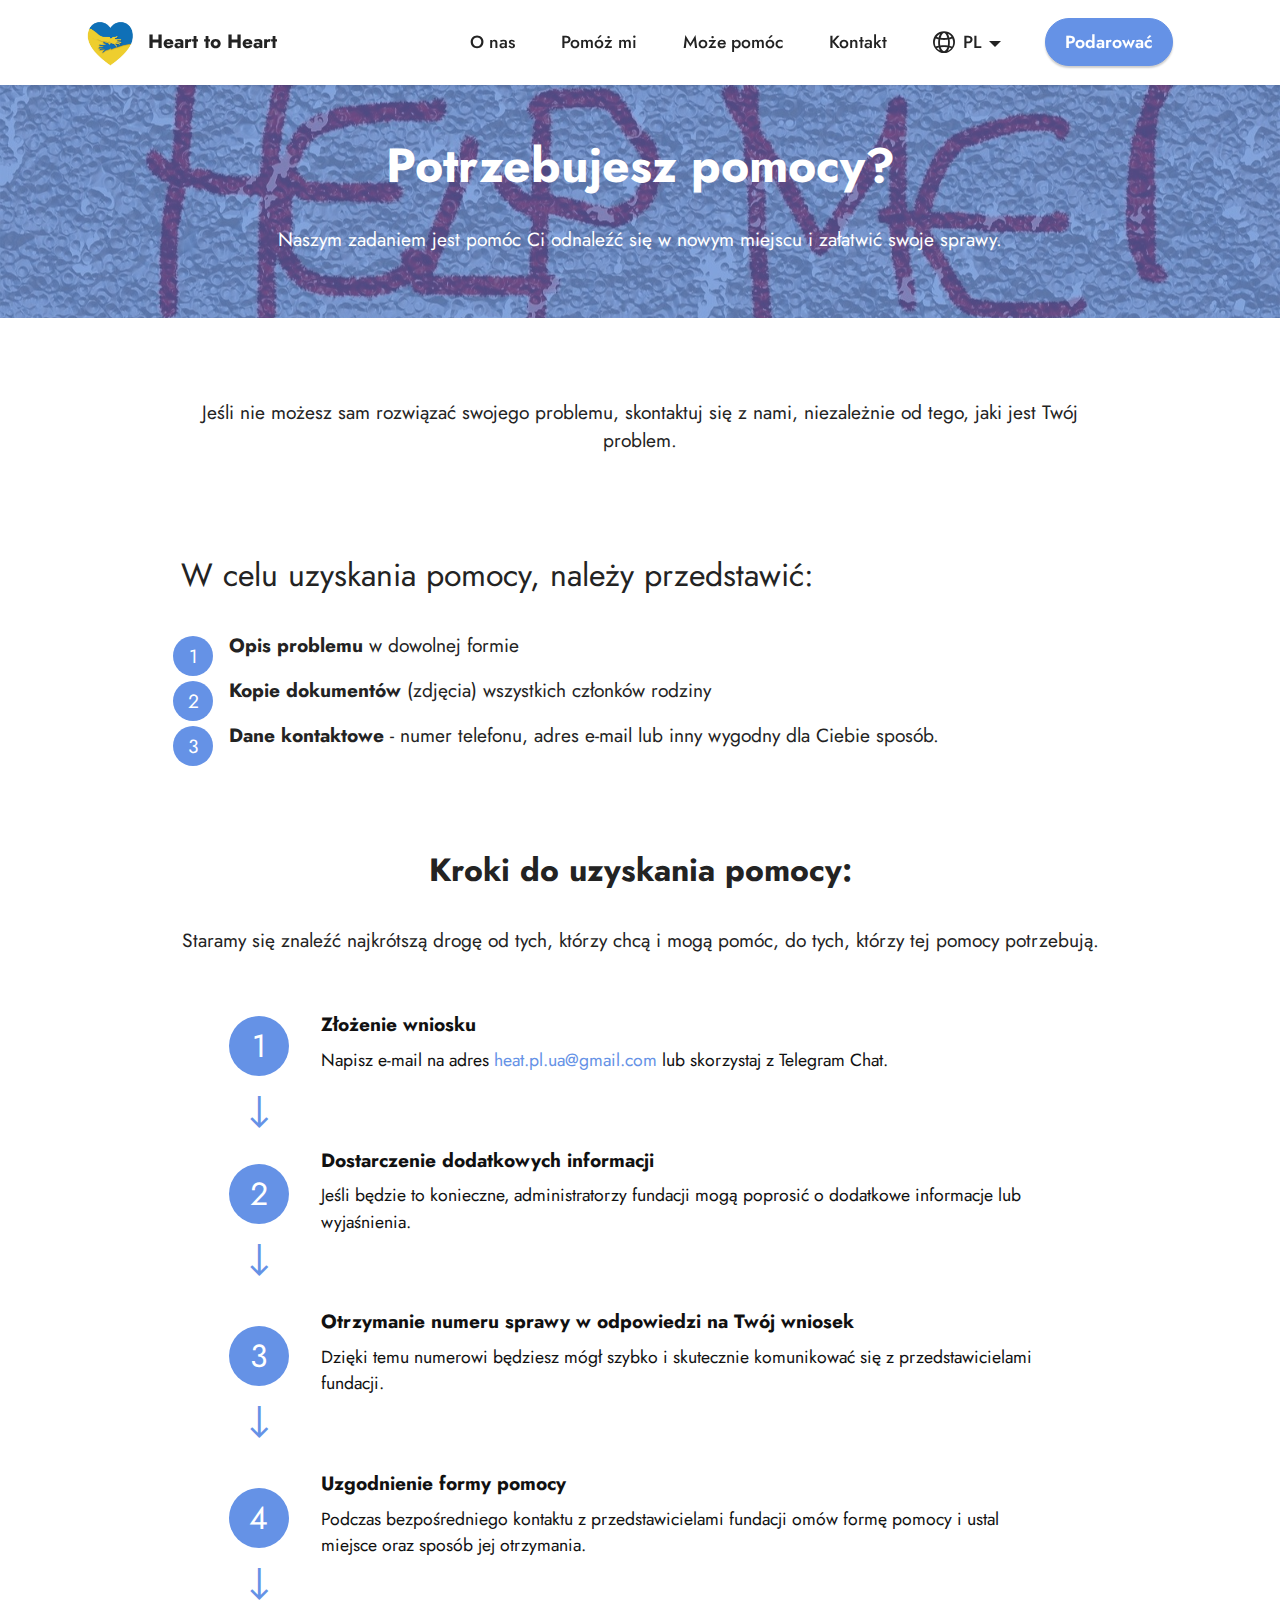
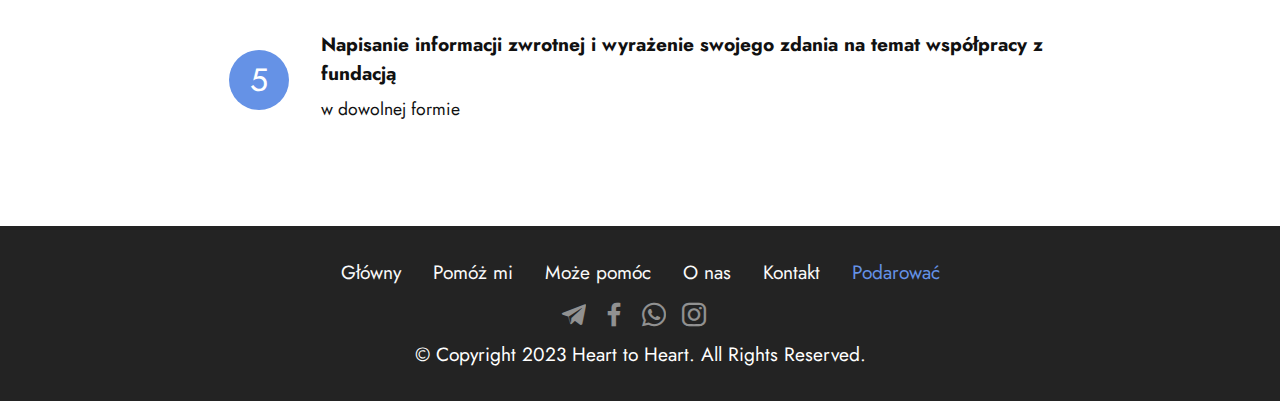
<file: helpme.html>
<!DOCTYPE html>
<html  >
<head>
  
  <meta charset="UTF-8">
  <meta http-equiv="X-UA-Compatible" content="IE=edge">
  
  <meta name="viewport" content="width=device-width, initial-scale=1, minimum-scale=1">
  <link rel="shortcut icon" href="assets/images/mbr.jpg" type="image/x-icon">
  <meta name="description" content="">
  
  
  <title>Pomóż mi</title>
  <link rel="stylesheet" href="assets/web/assets/mobirise-icons2/mobirise2.css">
  <link rel="stylesheet" href="assets/bootstrap/css/bootstrap.min.css">
  <link rel="stylesheet" href="assets/bootstrap/css/bootstrap-grid.min.css">
  <link rel="stylesheet" href="assets/bootstrap/css/bootstrap-reboot.min.css">
    <link rel="stylesheet" href="assets/popup-overlay-plugin/style.css">
  <link rel="stylesheet" href="assets/dropdown/css/style.css">
  <link rel="stylesheet" href="assets/socicon/css/styles.css">
  <link rel="stylesheet" href="assets/theme/css/style.css">
  <link rel="preload" href="https://fonts.googleapis.com/css?family=Jost:100,200,300,400,500,600,700,800,900,100i,200i,300i,400i,500i,600i,700i,800i,900i&display=swap" as="style" onload="this.onload=null;this.rel='stylesheet'">
  <noscript><link rel="stylesheet" href="https://fonts.googleapis.com/css?family=Jost:100,200,300,400,500,600,700,800,900,100i,200i,300i,400i,500i,600i,700i,800i,900i&display=swap"></noscript>
  <link rel="preload" as="style" href="assets/mobirise/css/mbr-additional.css"><link rel="stylesheet" href="assets/mobirise/css/mbr-additional.css" type="text/css">

  
  
  
</head>
<body>
  
  <section data-bs-version="5.1" class="menu menu2 cid-twzyTbxKk8" once="menu" id="menu2-d">
    
    <nav class="navbar navbar-dropdown navbar-fixed-top navbar-expand-lg">
        <div class="container">
            <div class="navbar-brand">
                <span class="navbar-logo">
                    <a href="index.html">
                        <img src="assets/images/mbr.jpg" alt="" style="height: 4rem;">
                    </a>
                </span>
                <span class="navbar-caption-wrap"><a class="navbar-caption text-black text-primary display-7" href="index.html">Heart to Heart</a></span>
            </div>
            <button class="navbar-toggler" type="button" data-toggle="collapse" data-bs-toggle="collapse" data-target="#navbarSupportedContent" data-bs-target="#navbarSupportedContent" aria-controls="navbarNavAltMarkup" aria-expanded="false" aria-label="Toggle navigation">
                <div class="hamburger">
                    <span></span>
                    <span></span>
                    <span></span>
                    <span></span>
                </div>
            </button>
            <div class="collapse navbar-collapse" id="navbarSupportedContent">
                <ul class="navbar-nav nav-dropdown" data-app-modern-menu="true"><li class="nav-item"><a class="nav-link link text-black text-primary display-4" href="about.html">O nas</a></li>
                    <li class="nav-item"><a class="nav-link link text-black text-primary display-4" href="helpme.html">Pomóż mi</a></li>
                    <li class="nav-item"><a class="nav-link link text-black text-primary display-4" href="canhelp.html">Może pomóc</a>
                    </li><li class="nav-item"><a class="nav-link link text-black text-primary display-4" href="contact.html">Kontakt</a></li><li class="nav-item dropdown"><a class="nav-link link text-black text-primary dropdown-toggle show display-4" href="contact.html" data-toggle="dropdown-submenu" data-bs-toggle="dropdown" data-bs-auto-close="outside" aria-expanded="true"><span class="mobi-mbri mobi-mbri-globe-2 mbr-iconfont mbr-iconfont-btn"></span>PL</a><div class="dropdown-menu show" aria-labelledby="dropdown-403" data-bs-popper="none"><a class="text-black text-primary dropdown-item display-4" href="http://en.h-to-h.eu">English</a><a class="text-black text-primary dropdown-item display-4" href="http://h-to-h.eu">Українська</a></div></li></ul>
                
                <div class="navbar-buttons mbr-section-btn"><a class="btn btn-primary display-4" href="donate.html">Podarować</a></div>
            </div>
        </div>
    </nav>
</section>

<section data-bs-version="5.1" class="info3 cid-twzMCZd1pg" id="info3-e">

    

    
    <div class="mbr-overlay" style="opacity: 0.6; background-color: rgb(68, 121, 217);">
    </div>

    <div class="container">
        <div class="row justify-content-center">
            <div class="card col-12 col-lg-10">
                <div class="card-wrapper">
                    <div class="card-box align-center">
                        <h4 class="card-title mbr-fonts-style align-center mb-4 display-2"><strong>Potrzebujesz pomocy?</strong></h4>
                        <p class="mbr-text mbr-fonts-style mb-4 display-7">
                            Naszym zadaniem jest pomóc Ci odnaleźć się w nowym miejscu i załatwić swoje sprawy. </p>
                        
                    </div>
                </div>
            </div>
        </div>
    </div>
</section>

<section data-bs-version="5.1" class="content5 cid-twzME0DZai" id="content5-f">
    
    <div class="container">
        <div class="row justify-content-center">
            <div class="col-md-12 col-lg-10">
                
                
                <p class="mbr-text mbr-fonts-style display-7">Jeśli nie możesz sam rozwiązać swojego problemu, skontaktuj się z nami, niezależnie od tego, jaki jest Twój problem.</p>
            </div>
        </div>
    </div>
</section>

<section data-bs-version="5.1" class="content9 cid-twzMLCK05Q" id="content9-g">
    

    <div class="container">
        <div class="row justify-content-center">
            <div class="counter-container col-md-12 col-lg-10">
                <h4 class="mbr-section-title mbr-fonts-style mb-4 display-5">W celu uzyskania pomocy, należy przedstawić:</h4>
                <div class="mbr-text mbr-fonts-style display-7">
                    <ol>
                        <li><strong>Opis problemu </strong>w dowolnej formie</li>
                        <li><strong>Kopie dokumentów </strong>(zdjęcia) wszystkich członków rodziny</li>
                        <li><strong>Dane kontaktowe </strong>- numer telefonu, adres e-mail lub inny wygodny dla Ciebie sposób.</li>
                    </ol>
                </div>
            </div>
        </div>
    </div>
</section>

<section data-bs-version="5.1" class="features19 cid-twzMLZy6z2" id="features20-h">

    

    
    
    <div class="container">
        <div class="row justify-content-center">
            <div class="col-md-12 col-lg-10">
                <div class="card-wrapper pb-4">
                    <div class="card-box align-center">
                        <h4 class="card-title mbr-fonts-style mb-4 display-5"><strong>Kroki do uzyskania pomocy:</strong></h4>
                        <p class="mbr-text mbr-fonts-style mb-4 display-7">Staramy się znaleźć najkrótszą drogę od tych, którzy chcą i mogą pomóc, do tych, którzy tej pomocy potrzebują.<br></p>
                        
                    </div>
                </div>
            </div>
            <div class="col-12 col-md-9">
                <div class="item mbr-flex">
                    <div class="icon-box">
                        <span class="step-number mbr-fonts-style display-5">1</span>
                    </div>
                    <div class="text-box">
                        <h4 class="icon-title card-title mbr-black mbr-fonts-style display-7"><strong>Złożenie wniosku</strong></h4>
                        <h5 class="icon-text mbr-black mbr-fonts-style display-4">Napisz e-mail na adres&nbsp;<a href="mailto:heat.pl.ua@gmail.com" class="text-primary">heat.pl.ua@gmail.com</a>&nbsp;lub skorzystaj z Telegram Chat.</h5>
                    </div>
                </div>
                <div class="item mbr-flex">
                    <div class="icon-box">
                        <span class="step-number mbr-fonts-style display-5">2</span>
                    </div>
                    <div class="text-box">
                        <h4 class="icon-title card-title mbr-black mbr-fonts-style display-7"><strong>Dostarczenie dodatkowych informacji</strong></h4>
                        <h5 class="icon-text mbr-black mbr-fonts-style display-4">Jeśli będzie to konieczne, administratorzy fundacji mogą poprosić o dodatkowe informacje lub wyjaśnienia.</h5>
                    </div>
                </div>
                <div class="item mbr-flex">
                    <div class="icon-box">
                        <span class="step-number mbr-fonts-style display-5">3</span>
                    </div>
                    <div class="text-box">
                        <h4 class="icon-title card-title mbr-black mbr-fonts-style display-7"><strong>Otrzymanie numeru sprawy w odpowiedzi na Twój wniosek</strong></h4>
                        <h5 class="icon-text mbr-black mbr-fonts-style display-4">Dzięki temu numerowi będziesz mógł szybko i skutecznie komunikować się z przedstawicielami fundacji.</h5>
                    </div>
                </div>
                <div class="item mbr-flex">
                    <div class="icon-box">
                        <span class="step-number mbr-fonts-style display-5">4</span>
                    </div>
                    <div class="text-box">
                        <h4 class="icon-title card-title mbr-black mbr-fonts-style display-7"><strong>Uzgodnienie formy pomocy</strong></h4>
                        <h5 class="icon-text mbr-black mbr-fonts-style display-4">Podczas bezpośredniego kontaktu z przedstawicielami fundacji omów formę pomocy i ustal miejsce oraz sposób jej otrzymania.</h5>
                    </div>
                </div>
                <div class="item mbr-flex last">
                    <div class="icon-box">
                        <span class="step-number mbr-fonts-style display-5">5</span>
                    </div>
                    <div class="text-box">
                        <h4 class="icon-title card-title mbr-black mbr-fonts-style display-7"><strong>Napisanie informacji zwrotnej i wyrażenie swojego zdania na temat współpracy z fundacją</strong></h4>
                        <h5 class="icon-text mbr-black mbr-fonts-style display-4">w dowolnej formie</h5>
                    </div>
                </div>
                
                
                
                
                
            </div>
        </div>
    </div>
</section>

<section data-bs-version="5.1" class="footer3 cid-twzSepEvT9" once="footers" id="footer3-v">

    

    

    <div class="container">
        <div class="media-container-row align-center mbr-white">
            <div class="row row-links">
                <ul class="foot-menu">
                    
                    
                    
                    
                    
                <li class="foot-menu-item mbr-fonts-style display-7"><a class="text-white text-primary" href="index.html" target="_blank">Główny</a></li><li class="foot-menu-item mbr-fonts-style display-7"><a class="text-white text-primary" href="helpme.html" target="_blank">Pomóż mi</a></li><li class="foot-menu-item mbr-fonts-style display-7"><a class="text-white text-primary" href="canhelp.html" target="_blank">Może pomóc</a></li><li class="foot-menu-item mbr-fonts-style display-7"><a class="text-white text-primary" href="about.html" target="_blank">O nas</a></li><li class="foot-menu-item mbr-fonts-style display-7"><a class="text-white text-primary" href="contact.html" target="_blank">Kontakt</a></li><li class="foot-menu-item mbr-fonts-style display-7"><a class="text-primary" href="donate.html" target="_blank">Podarować</a></li></ul>
            </div>
            <div class="row social-row">
                <div class="social-list align-right pb-2">
                    
                    
                    
                    
                    
                    
                <div class="soc-item">
                        <a href="https://t.me/hear_to_heart_pl_ua" target="_blank">
                            <span class="mbr-iconfont mbr-iconfont-social socicon-telegram socicon"></span>
                        </a>
                    </div><div class="soc-item">
                        <a href="https://www.facebook.com/pages/Mobirise/1616226671953247" target="_blank">
                            <span class="socicon-facebook socicon mbr-iconfont mbr-iconfont-social"></span>
                        </a>
                    </div><div class="soc-item">
                        <a href="https://www.youtube.com/c/mobirise" target="_blank">
                            <span class="mbr-iconfont mbr-iconfont-social socicon-whatsapp socicon"></span>
                        </a>
                    </div><div class="soc-item">
                        <a href="https://instagram.com/heart_to_heart_pl?igshid=YmMyMTA2M2Y=" target="_blank">
                            <span class="mbr-iconfont mbr-iconfont-social socicon-instagram socicon"></span>
                        </a>
                    </div></div>
            </div>
            <div class="row row-copirayt">
                <p class="mbr-text mb-0 mbr-fonts-style mbr-white align-center display-7">
                    © Copyright 2023 Heart to Heart. All Rights Reserved.
                </p>
            </div>
        </div>
    </div>
</section>


<script src="assets/bootstrap/js/bootstrap.bundle.min.js"></script>
  <script src="assets/smoothscroll/smooth-scroll.js"></script>
  <script src="assets/ytplayer/index.js"></script>
      <script src="assets/dropdown/js/navbar-dropdown.js"></script>
  <script src="assets/theme/js/script.js"></script>
  
  
  
</body>
</html>
</file>
<file: assets/web/assets/mobirise-icons2/mobirise2.css>
@font-face {
  font-family: 'Moririse2';
  font-display: swap;
  src:  url('mobirise2.eot?f2bix4');
  src:  url('mobirise2.eot?f2bix4#iefix') format('embedded-opentype'),
    url('mobirise2.ttf?f2bix4') format('truetype'),
    url('mobirise2.woff?f2bix4') format('woff'),
    url('mobirise2.svg?f2bix4#mobirise2') format('svg');
  font-weight: normal;
  font-style: normal;
}

[class^="mobi-"], [class*=" mobi-"] {
  /* use !important to prevent issues with browser extensions that change fonts */
  font-family: 'Moririse2' !important;
  speak: none;
  font-style: normal;
  font-weight: normal;
  font-variant: normal;
  text-transform: none;
  line-height: 1;

  /* Better Font Rendering =========== */
  -webkit-font-smoothing: antialiased;
  -moz-osx-font-smoothing: grayscale;
}

.mobi-mbri-add-submenu:before {
  content: "\e900";
}
.mobi-mbri-alert:before {
  content: "\e901";
}
.mobi-mbri-align-center:before {
  content: "\e902";
}
.mobi-mbri-align-justify:before {
  content: "\e903";
}
.mobi-mbri-align-left:before {
  content: "\e904";
}
.mobi-mbri-align-right:before {
  content: "\e905";
}
.mobi-mbri-android:before {
  content: "\e906";
}
.mobi-mbri-apple:before {
  content: "\e907";
}
.mobi-mbri-arrow-down:before {
  content: "\e908";
}
.mobi-mbri-arrow-next:before {
  content: "\e909";
}
.mobi-mbri-arrow-prev:before {
  content: "\e90a";
}
.mobi-mbri-arrow-up:before {
  content: "\e90b";
}
.mobi-mbri-bold:before {
  content: "\e90c";
}
.mobi-mbri-bookmark:before {
  content: "\e90d";
}
.mobi-mbri-bootstrap:before {
  content: "\e90e";
}
.mobi-mbri-briefcase:before {
  content: "\e90f";
}
.mobi-mbri-browse:before {
  content: "\e910";
}
.mobi-mbri-bulleted-list:before {
  content: "\e911";
}
.mobi-mbri-calendar:before {
  content: "\e912";
}
.mobi-mbri-camera:before {
  content: "\e913";
}
.mobi-mbri-cart-add:before {
  content: "\e914";
}
.mobi-mbri-cart-full:before {
  content: "\e915";
}
.mobi-mbri-cash:before {
  content: "\e916";
}
.mobi-mbri-change-style:before {
  content: "\e917";
}
.mobi-mbri-chat:before {
  content: "\e918";
}
.mobi-mbri-clock:before {
  content: "\e919";
}
.mobi-mbri-close:before {
  content: "\e91a";
}
.mobi-mbri-cloud:before {
  content: "\e91b";
}
.mobi-mbri-code:before {
  content: "\e91c";
}
.mobi-mbri-contact-form:before {
  content: "\e91d";
}
.mobi-mbri-credit-card:before {
  content: "\e91e";
}
.mobi-mbri-cursor-click:before {
  content: "\e91f";
}
.mobi-mbri-cust-feedback:before {
  content: "\e920";
}
.mobi-mbri-database:before {
  content: "\e921";
}
.mobi-mbri-delivery:before {
  content: "\e922";
}
.mobi-mbri-desktop:before {
  content: "\e923";
}
.mobi-mbri-devices:before {
  content: "\e924";
}
.mobi-mbri-down:before {
  content: "\e925";
}
.mobi-mbri-download-2:before {
  content: "\e926";
}
.mobi-mbri-download:before {
  content: "\e927";
}
.mobi-mbri-drag-n-drop-2:before {
  content: "\e928";
}
.mobi-mbri-drag-n-drop:before {
  content: "\e929";
}
.mobi-mbri-edit-2:before {
  content: "\e92a";
}
.mobi-mbri-edit:before {
  content: "\e92b";
}
.mobi-mbri-error:before {
  content: "\e92c";
}
.mobi-mbri-extension:before {
  content: "\e92d";
}
.mobi-mbri-features:before {
  content: "\e92e";
}
.mobi-mbri-file:before {
  content: "\e92f";
}
.mobi-mbri-flag:before {
  content: "\e930";
}
.mobi-mbri-folder:before {
  content: "\e931";
}
.mobi-mbri-gift:before {
  content: "\e932";
}
.mobi-mbri-github:before {
  content: "\e933";
}
.mobi-mbri-globe-2:before {
  content: "\e934";
}
.mobi-mbri-globe:before {
  content: "\e935";
}
.mobi-mbri-growing-chart:before {
  content: "\e936";
}
.mobi-mbri-hearth:before {
  content: "\e937";
}
.mobi-mbri-help:before {
  content: "\e938";
}
.mobi-mbri-home:before {
  content: "\e939";
}
.mobi-mbri-hot-cup:before {
  content: "\e93a";
}
.mobi-mbri-idea:before {
  content: "\e93b";
}
.mobi-mbri-image-gallery:before {
  content: "\e93c";
}
.mobi-mbri-image-slider:before {
  content: "\e93d";
}
.mobi-mbri-info:before {
  content: "\e93e";
}
.mobi-mbri-italic:before {
  content: "\e93f";
}
.mobi-mbri-key:before {
  content: "\e940";
}
.mobi-mbri-laptop:before {
  content: "\e941";
}
.mobi-mbri-layers:before {
  content: "\e942";
}
.mobi-mbri-left-right:before {
  content: "\e943";
}
.mobi-mbri-left:before {
  content: "\e944";
}
.mobi-mbri-letter:before {
  content: "\e945";
}
.mobi-mbri-like:before {
  content: "\e946";
}
.mobi-mbri-link:before {
  content: "\e947";
}
.mobi-mbri-lock:before {
  content: "\e948";
}
.mobi-mbri-login:before {
  content: "\e949";
}
.mobi-mbri-logout:before {
  content: "\e94a";
}
.mobi-mbri-magic-stick:before {
  content: "\e94b";
}
.mobi-mbri-map-pin:before {
  content: "\e94c";
}
.mobi-mbri-menu:before {
  content: "\e94d";
}
.mobi-mbri-mobile-2:before {
  content: "\e94e";
}
.mobi-mbri-mobile-horizontal:before {
  content: "\e94f";
}
.mobi-mbri-mobile:before {
  content: "\e950";
}
.mobi-mbri-mobirise:before {
  content: "\e951";
}
.mobi-mbri-more-horizontal:before {
  content: "\e952";
}
.mobi-mbri-more-vertical:before {
  content: "\e953";
}
.mobi-mbri-music:before {
  content: "\e954";
}
.mobi-mbri-new-file:before {
  content: "\e955";
}
.mobi-mbri-numbered-list:before {
  content: "\e956";
}
.mobi-mbri-opened-folder:before {
  content: "\e957";
}
.mobi-mbri-pages:before {
  content: "\e958";
}
.mobi-mbri-paper-plane:before {
  content: "\e959";
}
.mobi-mbri-paperclip:before {
  content: "\e95a";
}
.mobi-mbri-phone:before {
  content: "\e95b";
}
.mobi-mbri-photo:before {
  content: "\e95c";
}
.mobi-mbri-photos:before {
  content: "\e95d";
}
.mobi-mbri-pin:before {
  content: "\e95e";
}
.mobi-mbri-play:before {
  content: "\e95f";
}
.mobi-mbri-plus:before {
  content: "\e960";
}
.mobi-mbri-preview:before {
  content: "\e961";
}
.mobi-mbri-print:before {
  content: "\e962";
}
.mobi-mbri-protect:before {
  content: "\e963";
}
.mobi-mbri-question:before {
  content: "\e964";
}
.mobi-mbri-quote-left:before {
  content: "\e965";
}
.mobi-mbri-quote-right:before {
  content: "\e966";
}
.mobi-mbri-redo:before {
  content: "\e967";
}
.mobi-mbri-refresh:before {
  content: "\e968";
}
.mobi-mbri-responsive-2:before {
  content: "\e969";
}
.mobi-mbri-responsive:before {
  content: "\e96a";
}
.mobi-mbri-right:before {
  content: "\e96b";
}
.mobi-mbri-rocket:before {
  content: "\e96c";
}
.mobi-mbri-sad-face:before {
  content: "\e96d";
}
.mobi-mbri-sale:before {
  content: "\e96e";
}
.mobi-mbri-save:before {
  content: "\e96f";
}
.mobi-mbri-search:before {
  content: "\e970";
}
.mobi-mbri-setting-2:before {
  content: "\e971";
}
.mobi-mbri-setting-3:before {
  content: "\e972";
}
.mobi-mbri-setting:before {
  content: "\e973";
}
.mobi-mbri-share:before {
  content: "\e974";
}
.mobi-mbri-shopping-bag:before {
  content: "\e975";
}
.mobi-mbri-shopping-basket:before {
  content: "\e976";
}
.mobi-mbri-shopping-cart:before {
  content: "\e977";
}
.mobi-mbri-sites:before {
  content: "\e978";
}
.mobi-mbri-smile-face:before {
  content: "\e979";
}
.mobi-mbri-speed:before {
  content: "\e97a";
}
.mobi-mbri-star:before {
  content: "\e97b";
}
.mobi-mbri-success:before {
  content: "\e97c";
}
.mobi-mbri-sun:before {
  content: "\e97d";
}
.mobi-mbri-sun2:before {
  content: "\e97e";
}
.mobi-mbri-tablet-vertical:before {
  content: "\e97f";
}
.mobi-mbri-tablet:before {
  content: "\e980";
}
.mobi-mbri-target:before {
  content: "\e981";
}
.mobi-mbri-timer:before {
  content: "\e982";
}
.mobi-mbri-to-ftp:before {
  content: "\e983";
}
.mobi-mbri-to-local-drive:before {
  content: "\e984";
}
.mobi-mbri-touch-swipe:before {
  content: "\e985";
}
.mobi-mbri-touch:before {
  content: "\e986";
}
.mobi-mbri-trash:before {
  content: "\e987";
}
.mobi-mbri-underline:before {
  content: "\e988";
}
.mobi-mbri-undo:before {
  content: "\e989";
}
.mobi-mbri-unlink:before {
  content: "\e98a";
}
.mobi-mbri-unlock:before {
  content: "\e98b";
}
.mobi-mbri-up-down:before {
  content: "\e98c";
}
.mobi-mbri-up:before {
  content: "\e98d";
}
.mobi-mbri-update:before {
  content: "\e98e";
}
.mobi-mbri-upload-2:before {
  content: "\e98f";
}
.mobi-mbri-upload:before {
  content: "\e990";
}
.mobi-mbri-user-2:before {
  content: "\e991";
}
.mobi-mbri-user:before {
  content: "\e992";
}
.mobi-mbri-users:before {
  content: "\e993";
}
.mobi-mbri-video-play:before {
  content: "\e994";
}
.mobi-mbri-video:before {
  content: "\e995";
}
.mobi-mbri-watch:before {
  content: "\e996";
}
.mobi-mbri-website-theme-2:before {
  content: "\e997";
}
.mobi-mbri-website-theme:before {
  content: "\e998";
}
.mobi-mbri-wifi:before {
  content: "\e999";
}
.mobi-mbri-windows:before {
  content: "\e99a";
}
.mobi-mbri-zoom-in:before {
  content: "\e99b";
}
.mobi-mbri-zoom-out:before {
  content: "\e99c";
}
</file>
<file: assets/popup-overlay-plugin/style.css>
html.is-builder .modal-backdrop.show {
    display: none !important;
}
</file>
<file: assets/dropdown/css/style.css>
.navbar-dropdown {
  left: 0;
  padding: 0;
  position: absolute;
  right: 0;
  top: 0;
  transition: all 0.45s ease;
  z-index: 1030;
  background: #282828; }
  .navbar-dropdown .navbar-logo {
    margin-right: 0.8rem;
    transition: margin 0.3s ease-in-out;
    vertical-align: middle; }
    .navbar-dropdown .navbar-logo img {
      height: 3.125rem;
      transition: all 0.3s ease-in-out; }
    .navbar-dropdown .navbar-logo.mbr-iconfont {
      font-size: 3.125rem;
      line-height: 3.125rem; }
  .navbar-dropdown .navbar-caption {
    font-weight: 700;
    white-space: normal;
    vertical-align: -4px;
    line-height: 3.125rem !important; }
    .navbar-dropdown .navbar-caption, .navbar-dropdown .navbar-caption:hover {
      color: inherit;
      text-decoration: none; }
  .navbar-dropdown .mbr-iconfont + .navbar-caption {
    vertical-align: -1px; }
  .navbar-dropdown.navbar-fixed-top {
    position: fixed; }
  .navbar-dropdown .navbar-brand span {
    vertical-align: -4px; }
  .navbar-dropdown.bg-color.transparent {
    background: none; }
  .navbar-dropdown.navbar-short .navbar-brand {
    padding: 0.625rem 0; }
    .navbar-dropdown.navbar-short .navbar-brand span {
      vertical-align: -1px; }
  .navbar-dropdown.navbar-short .navbar-caption {
    line-height: 2.375rem !important;
    vertical-align: -2px; }
  .navbar-dropdown.navbar-short .navbar-logo {
    margin-right: 0.5rem; }
    .navbar-dropdown.navbar-short .navbar-logo img {
      height: 2.375rem; }
    .navbar-dropdown.navbar-short .navbar-logo.mbr-iconfont {
      font-size: 2.375rem;
      line-height: 2.375rem; }
  .navbar-dropdown.navbar-short .mbr-table-cell {
    height: 3.625rem; }
  .navbar-dropdown .navbar-close {
    left: 0.6875rem;
    position: fixed;
    top: 0.75rem;
    z-index: 1000; }
  .navbar-dropdown .hamburger-icon {
    content: "";
    display: inline-block;
    vertical-align: middle;
    width: 16px;
    -webkit-box-shadow: 0 -6px 0 1px #282828,0 0 0 1px #282828,0 6px 0 1px #282828;
    -moz-box-shadow: 0 -6px 0 1px #282828,0 0 0 1px #282828,0 6px 0 1px #282828;
    box-shadow: 0 -6px 0 1px #282828,0 0 0 1px #282828,0 6px 0 1px #282828; }

.dropdown-menu .dropdown-toggle[data-toggle="dropdown-submenu"]::after {
  border-bottom: 0.35em solid transparent;
  border-left: 0.35em solid;
  border-right: 0;
  border-top: 0.35em solid transparent;
  margin-left: 0.3rem; }

.dropdown-menu .dropdown-item:focus {
  outline: 0; }

.nav-dropdown {
  font-size: 0.75rem;
  font-weight: 500;
  height: auto !important; }
  .nav-dropdown .nav-btn {
    padding-left: 1rem; }
  .nav-dropdown .link {
    margin: .667em 1.667em;
    font-weight: 500;
    padding: 0;
    transition: color .2s ease-in-out; }
    .nav-dropdown .link.dropdown-toggle {
      margin-right: 2.583em; }
      .nav-dropdown .link.dropdown-toggle::after {
        margin-left: .25rem;
        border-top: 0.35em solid;
        border-right: 0.35em solid transparent;
        border-left: 0.35em solid transparent;
        border-bottom: 0; }
      .nav-dropdown .link.dropdown-toggle[aria-expanded="true"] {
        margin: 0;
        padding: 0.667em 3.263em  0.667em 1.667em; }
  .nav-dropdown .link::after,
  .nav-dropdown .dropdown-item::after {
    color: inherit; }
  .nav-dropdown .btn {
    font-size: 0.75rem;
    font-weight: 700;
    letter-spacing: 0;
    margin-bottom: 0;
    padding-left: 1.25rem;
    padding-right: 1.25rem; }
  .nav-dropdown .dropdown-menu {
    border-radius: 0;
    border: 0;
    left: 0;
    margin: 0;
    padding-bottom: 1.25rem;
    padding-top: 1.25rem;
    position: relative; }
  .nav-dropdown .dropdown-submenu {
    margin-left: 0.125rem;
    top: 0; }
  .nav-dropdown .dropdown-item {
    font-weight: 500;
    line-height: 2;
    padding: 0.3846em 4.615em 0.3846em 1.5385em;
    position: relative;
    transition: color .2s ease-in-out, background-color .2s ease-in-out; }
    .nav-dropdown .dropdown-item::after {
      margin-top: -0.3077em;
      position: absolute;
      right: 1.1538em;
      top: 50%; }
    .nav-dropdown .dropdown-item:focus, .nav-dropdown .dropdown-item:hover {
      background: none; }

@media (max-width: 767px) {
  .nav-dropdown.navbar-toggleable-sm {
    bottom: 0;
    display: none;
    left: 0;
    overflow-x: hidden;
    position: fixed;
    top: 0;
    transform: translateX(-100%);
    -ms-transform: translateX(-100%);
    -webkit-transform: translateX(-100%);
    width: 18.75rem;
    z-index: 999; } }
.nav-dropdown.navbar-toggleable-xl {
  bottom: 0;
  display: none;
  left: 0;
  overflow-x: hidden;
  position: fixed;
  top: 0;
  transform: translateX(-100%);
  -ms-transform: translateX(-100%);
  -webkit-transform: translateX(-100%);
  width: 18.75rem;
  z-index: 999; }

.nav-dropdown-sm {
  display: block !important;
  overflow-x: hidden;
  overflow: auto;
  padding-top: 3.875rem; }
  .nav-dropdown-sm::after {
    content: "";
    display: block;
    height: 3rem;
    width: 100%; }
  .nav-dropdown-sm.collapse.in ~ .navbar-close {
    display: block !important; }
  .nav-dropdown-sm.collapsing, .nav-dropdown-sm.collapse.in {
    transform: translateX(0);
    -ms-transform: translateX(0);
    -webkit-transform: translateX(0);
    transition: all 0.25s ease-out;
    -webkit-transition: all 0.25s ease-out;
    background: #282828; }
  .nav-dropdown-sm.collapsing[aria-expanded="false"] {
    transform: translateX(-100%);
    -ms-transform: translateX(-100%);
    -webkit-transform: translateX(-100%); }
  .nav-dropdown-sm .nav-item {
    display: block;
    margin-left: 0 !important;
    padding-left: 0; }
  .nav-dropdown-sm .link,
  .nav-dropdown-sm .dropdown-item {
    border-top: 1px dotted rgba(255, 255, 255, 0.1);
    font-size: 0.8125rem;
    line-height: 1.6;
    margin: 0 !important;
    padding: 0.875rem 2.4rem 0.875rem 1.5625rem !important;
    position: relative;
    white-space: normal; }
    .nav-dropdown-sm .link:focus, .nav-dropdown-sm .link:hover,
    .nav-dropdown-sm .dropdown-item:focus,
    .nav-dropdown-sm .dropdown-item:hover {
      background: rgba(0, 0, 0, 0.2) !important;
      color: #c0a375; }
  .nav-dropdown-sm .nav-btn {
    position: relative;
    padding: 1.5625rem 1.5625rem 0 1.5625rem; }
    .nav-dropdown-sm .nav-btn::before {
      border-top: 1px dotted rgba(255, 255, 255, 0.1);
      content: "";
      left: 0;
      position: absolute;
      top: 0;
      width: 100%; }
    .nav-dropdown-sm .nav-btn + .nav-btn {
      padding-top: 0.625rem; }
      .nav-dropdown-sm .nav-btn + .nav-btn::before {
        display: none; }
  .nav-dropdown-sm .btn {
    padding: 0.625rem 0; }
  .nav-dropdown-sm .dropdown-toggle[data-toggle="dropdown-submenu"]::after {
    margin-left: .25rem;
    border-top: 0.35em solid;
    border-right: 0.35em solid transparent;
    border-left: 0.35em solid transparent;
    border-bottom: 0; }
  .nav-dropdown-sm .dropdown-toggle[data-toggle="dropdown-submenu"][aria-expanded="true"]::after {
    border-top: 0;
    border-right: 0.35em solid transparent;
    border-left: 0.35em solid transparent;
    border-bottom: 0.35em solid; }
  .nav-dropdown-sm .dropdown-menu {
    margin: 0;
    padding: 0;
    position: relative;
    top: 0;
    left: 0;
    width: 100%;
    border: 0;
    float: none;
    border-radius: 0;
    background: none; }
  .nav-dropdown-sm .dropdown-submenu {
    left: 100%;
    margin-left: 0.125rem;
    margin-top: -1.25rem;
    top: 0; }

.navbar-toggleable-sm .nav-dropdown .dropdown-menu {
  position: absolute; }

.navbar-toggleable-sm .nav-dropdown .dropdown-submenu {
  left: 100%;
  margin-left: 0.125rem;
  margin-top: -1.25rem;
  top: 0; }

.navbar-toggleable-sm.opened .nav-dropdown .dropdown-menu {
  position: relative; }

.navbar-toggleable-sm.opened .nav-dropdown .dropdown-submenu {
  left: 0;
  margin-left: 00rem;
  margin-top: 0rem;
  top: 0; }

.is-builder .nav-dropdown.collapsing {
  transition: none !important; }
</file>
<file: assets/socicon/css/styles.css>
@charset "UTF-8";

@font-face {
  font-family: 'Socicon';
  src:  url('../fonts/socicon.eot');
  src:  url('../fonts/socicon.eot?#iefix') format('embedded-opentype'),
    url('../fonts/socicon.woff2') format('woff2'),
    url('../fonts/socicon.ttf') format('truetype'),
    url('../fonts/socicon.woff') format('woff'),
    url('../fonts/socicon.svg#socicon') format('svg');
  font-weight: normal;
  font-style: normal;
  font-display: swap;
}

[data-icon]:before {
  font-family: "socicon" !important;
  content: attr(data-icon);
  font-style: normal !important;
  font-weight: normal !important;
  font-variant: normal !important;
  text-transform: none !important;
  speak: none;
  line-height: 1;
  -webkit-font-smoothing: antialiased;
  -moz-osx-font-smoothing: grayscale;
}

[class^="socicon-"], [class*=" socicon-"] {
  /* use !important to prevent issues with browser extensions that change fonts */
  font-family: 'Socicon' !important;
  speak: none;
  font-style: normal;
  font-weight: normal;
  font-variant: normal;
  text-transform: none;
  line-height: 1;

  /* Better Font Rendering =========== */
  -webkit-font-smoothing: antialiased;
  -moz-osx-font-smoothing: grayscale;
}

.socicon-eitaa:before {
  content: "\e97c";
}
.socicon-soroush:before {
  content: "\e97d";
}
.socicon-bale:before {
  content: "\e97e";
}
.socicon-zazzle:before {
  content: "\e97b";
}
.socicon-society6:before {
  content: "\e97a";
}
.socicon-redbubble:before {
  content: "\e979";
}
.socicon-avvo:before {
  content: "\e978";
}
.socicon-stitcher:before {
  content: "\e977";
}
.socicon-googlehangouts:before {
  content: "\e974";
}
.socicon-dlive:before {
  content: "\e975";
}
.socicon-vsco:before {
  content: "\e976";
}
.socicon-flipboard:before {
  content: "\e973";
}
.socicon-ubuntu:before {
  content: "\e958";
}
.socicon-artstation:before {
  content: "\e959";
}
.socicon-invision:before {
  content: "\e95a";
}
.socicon-torial:before {
  content: "\e95b";
}
.socicon-collectorz:before {
  content: "\e95c";
}
.socicon-seenthis:before {
  content: "\e95d";
}
.socicon-googleplaymusic:before {
  content: "\e95e";
}
.socicon-debian:before {
  content: "\e95f";
}
.socicon-filmfreeway:before {
  content: "\e960";
}
.socicon-gnome:before {
  content: "\e961";
}
.socicon-itchio:before {
  content: "\e962";
}
.socicon-jamendo:before {
  content: "\e963";
}
.socicon-mix:before {
  content: "\e964";
}
.socicon-sharepoint:before {
  content: "\e965";
}
.socicon-tinder:before {
  content: "\e966";
}
.socicon-windguru:before {
  content: "\e967";
}
.socicon-cdbaby:before {
  content: "\e968";
}
.socicon-elementaryos:before {
  content: "\e969";
}
.socicon-stage32:before {
  content: "\e96a";
}
.socicon-tiktok:before {
  content: "\e96b";
}
.socicon-gitter:before {
  content: "\e96c";
}
.socicon-letterboxd:before {
  content: "\e96d";
}
.socicon-threema:before {
  content: "\e96e";
}
.socicon-splice:before {
  content: "\e96f";
}
.socicon-metapop:before {
  content: "\e970";
}
.socicon-naver:before {
  content: "\e971";
}
.socicon-remote:before {
  content: "\e972";
}
.socicon-internet:before {
  content: "\e957";
}
.socicon-moddb:before {
  content: "\e94b";
}
.socicon-indiedb:before {
  content: "\e94c";
}
.socicon-traxsource:before {
  content: "\e94d";
}
.socicon-gamefor:before {
  content: "\e94e";
}
.socicon-pixiv:before {
  content: "\e94f";
}
.socicon-myanimelist:before {
  content: "\e950";
}
.socicon-blackberry:before {
  content: "\e951";
}
.socicon-wickr:before {
  content: "\e952";
}
.socicon-spip:before {
  content: "\e953";
}
.socicon-napster:before {
  content: "\e954";
}
.socicon-beatport:before {
  content: "\e955";
}
.socicon-hackerone:before {
  content: "\e956";
}
.socicon-hackernews:before {
  content: "\e946";
}
.socicon-smashwords:before {
  content: "\e947";
}
.socicon-kobo:before {
  content: "\e948";
}
.socicon-bookbub:before {
  content: "\e949";
}
.socicon-mailru:before {
  content: "\e94a";
}
.socicon-gitlab:before {
  content: "\e945";
}
.socicon-instructables:before {
  content: "\e944";
}
.socicon-portfolio:before {
  content: "\e943";
}
.socicon-codered:before {
  content: "\e940";
}
.socicon-origin:before {
  content: "\e941";
}
.socicon-nextdoor:before {
  content: "\e942";
}
.socicon-udemy:before {
  content: "\e93f";
}
.socicon-livemaster:before {
  content: "\e93e";
}
.socicon-crunchbase:before {
  content: "\e93b";
}
.socicon-homefy:before {
  content: "\e93c";
}
.socicon-calendly:before {
  content: "\e93d";
}
.socicon-realtor:before {
  content: "\e90f";
}
.socicon-tidal:before {
  content: "\e910";
}
.socicon-qobuz:before {
  content: "\e911";
}
.socicon-natgeo:before {
  content: "\e912";
}
.socicon-mastodon:before {
  content: "\e913";
}
.socicon-unsplash:before {
  content: "\e914";
}
.socicon-homeadvisor:before {
  content: "\e915";
}
.socicon-angieslist:before {
  content: "\e916";
}
.socicon-codepen:before {
  content: "\e917";
}
.socicon-slack:before {
  content: "\e918";
}
.socicon-openaigym:before {
  content: "\e919";
}
.socicon-logmein:before {
  content: "\e91a";
}
.socicon-fiverr:before {
  content: "\e91b";
}
.socicon-gotomeeting:before {
  content: "\e91c";
}
.socicon-aliexpress:before {
  content: "\e91d";
}
.socicon-guru:before {
  content: "\e91e";
}
.socicon-appstore:before {
  content: "\e91f";
}
.socicon-homes:before {
  content: "\e920";
}
.socicon-zoom:before {
  content: "\e921";
}
.socicon-alibaba:before {
  content: "\e922";
}
.socicon-craigslist:before {
  content: "\e923";
}
.socicon-wix:before {
  content: "\e924";
}
.socicon-redfin:before {
  content: "\e925";
}
.socicon-googlecalendar:before {
  content: "\e926";
}
.socicon-shopify:before {
  content: "\e927";
}
.socicon-freelancer:before {
  content: "\e928";
}
.socicon-seedrs:before {
  content: "\e929";
}
.socicon-bing:before {
  content: "\e92a";
}
.socicon-doodle:before {
  content: "\e92b";
}
.socicon-bonanza:before {
  content: "\e92c";
}
.socicon-squarespace:before {
  content: "\e92d";
}
.socicon-toptal:before {
  content: "\e92e";
}
.socicon-gust:before {
  content: "\e92f";
}
.socicon-ask:before {
  content: "\e930";
}
.socicon-trulia:before {
  content: "\e931";
}
.socicon-loomly:before {
  content: "\e932";
}
.socicon-ghost:before {
  content: "\e933";
}
.socicon-upwork:before {
  content: "\e934";
}
.socicon-fundable:before {
  content: "\e935";
}
.socicon-booking:before {
  content: "\e936";
}
.socicon-googlemaps:before {
  content: "\e937";
}
.socicon-zillow:before {
  content: "\e938";
}
.socicon-niconico:before {
  content: "\e939";
}
.socicon-toneden:before {
  content: "\e93a";
}
.socicon-augment:before {
  content: "\e908";
}
.socicon-bitbucket:before {
  content: "\e909";
}
.socicon-fyuse:before {
  content: "\e90a";
}
.socicon-yt-gaming:before {
  content: "\e90b";
}
.socicon-sketchfab:before {
  content: "\e90c";
}
.socicon-mobcrush:before {
  content: "\e90d";
}
.socicon-microsoft:before {
  content: "\e90e";
}
.socicon-pandora:before {
  content: "\e907";
}
.socicon-messenger:before {
  content: "\e906";
}
.socicon-gamewisp:before {
  content: "\e905";
}
.socicon-bloglovin:before {
  content: "\e904";
}
.socicon-tunein:before {
  content: "\e903";
}
.socicon-gamejolt:before {
  content: "\e901";
}
.socicon-trello:before {
  content: "\e902";
}
.socicon-spreadshirt:before {
  content: "\e900";
}
.socicon-500px:before {
  content: "\e000";
}
.socicon-8tracks:before {
  content: "\e001";
}
.socicon-airbnb:before {
  content: "\e002";
}
.socicon-alliance:before {
  content: "\e003";
}
.socicon-amazon:before {
  content: "\e004";
}
.socicon-amplement:before {
  content: "\e005";
}
.socicon-android:before {
  content: "\e006";
}
.socicon-angellist:before {
  content: "\e007";
}
.socicon-apple:before {
  content: "\e008";
}
.socicon-appnet:before {
  content: "\e009";
}
.socicon-baidu:before {
  content: "\e00a";
}
.socicon-bandcamp:before {
  content: "\e00b";
}
.socicon-battlenet:before {
  content: "\e00c";
}
.socicon-mixer:before {
  content: "\e00d";
}
.socicon-bebee:before {
  content: "\e00e";
}
.socicon-bebo:before {
  content: "\e00f";
}
.socicon-behance:before {
  content: "\e010";
}
.socicon-blizzard:before {
  content: "\e011";
}
.socicon-blogger:before {
  content: "\e012";
}
.socicon-buffer:before {
  content: "\e013";
}
.socicon-chrome:before {
  content: "\e014";
}
.socicon-coderwall:before {
  content: "\e015";
}
.socicon-curse:before {
  content: "\e016";
}
.socicon-dailymotion:before {
  content: "\e017";
}
.socicon-deezer:before {
  content: "\e018";
}
.socicon-delicious:before {
  content: "\e019";
}
.socicon-deviantart:before {
  content: "\e01a";
}
.socicon-diablo:before {
  content: "\e01b";
}
.socicon-digg:before {
  content: "\e01c";
}
.socicon-discord:before {
  content: "\e01d";
}
.socicon-disqus:before {
  content: "\e01e";
}
.socicon-douban:before {
  content: "\e01f";
}
.socicon-draugiem:before {
  content: "\e020";
}
.socicon-dribbble:before {
  content: "\e021";
}
.socicon-drupal:before {
  content: "\e022";
}
.socicon-ebay:before {
  content: "\e023";
}
.socicon-ello:before {
  content: "\e024";
}
.socicon-endomodo:before {
  content: "\e025";
}
.socicon-envato:before {
  content: "\e026";
}
.socicon-etsy:before {
  content: "\e027";
}
.socicon-facebook:before {
  content: "\e028";
}
.socicon-feedburner:before {
  content: "\e029";
}
.socicon-filmweb:before {
  content: "\e02a";
}
.socicon-firefox:before {
  content: "\e02b";
}
.socicon-flattr:before {
  content: "\e02c";
}
.socicon-flickr:before {
  content: "\e02d";
}
.socicon-formulr:before {
  content: "\e02e";
}
.socicon-forrst:before {
  content: "\e02f";
}
.socicon-foursquare:before {
  content: "\e030";
}
.socicon-friendfeed:before {
  content: "\e031";
}
.socicon-github:before {
  content: "\e032";
}
.socicon-goodreads:before {
  content: "\e033";
}
.socicon-google:before {
  content: "\e034";
}
.socicon-googlescholar:before {
  content: "\e035";
}
.socicon-googlegroups:before {
  content: "\e036";
}
.socicon-googlephotos:before {
  content: "\e037";
}
.socicon-googleplus:before {
  content: "\e038";
}
.socicon-grooveshark:before {
  content: "\e039";
}
.socicon-hackerrank:before {
  content: "\e03a";
}
.socicon-hearthstone:before {
  content: "\e03b";
}
.socicon-hellocoton:before {
  content: "\e03c";
}
.socicon-heroes:before {
  content: "\e03d";
}
.socicon-smashcast:before {
  content: "\e03e";
}
.socicon-horde:before {
  content: "\e03f";
}
.socicon-houzz:before {
  content: "\e040";
}
.socicon-icq:before {
  content: "\e041";
}
.socicon-identica:before {
  content: "\e042";
}
.socicon-imdb:before {
  content: "\e043";
}
.socicon-instagram:before {
  content: "\e044";
}
.socicon-issuu:before {
  content: "\e045";
}
.socicon-istock:before {
  content: "\e046";
}
.socicon-itunes:before {
  content: "\e047";
}
.socicon-keybase:before {
  content: "\e048";
}
.socicon-lanyrd:before {
  content: "\e049";
}
.socicon-lastfm:before {
  content: "\e04a";
}
.socicon-line:before {
  content: "\e04b";
}
.socicon-linkedin:before {
  content: "\e04c";
}
.socicon-livejournal:before {
  content: "\e04d";
}
.socicon-lyft:before {
  content: "\e04e";
}
.socicon-macos:before {
  content: "\e04f";
}
.socicon-mail:before {
  content: "\e050";
}
.socicon-medium:before {
  content: "\e051";
}
.socicon-meetup:before {
  content: "\e052";
}
.socicon-mixcloud:before {
  content: "\e053";
}
.socicon-modelmayhem:before {
  content: "\e054";
}
.socicon-mumble:before {
  content: "\e055";
}
.socicon-myspace:before {
  content: "\e056";
}
.socicon-newsvine:before {
  content: "\e057";
}
.socicon-nintendo:before {
  content: "\e058";
}
.socicon-npm:before {
  content: "\e059";
}
.socicon-odnoklassniki:before {
  content: "\e05a";
}
.socicon-openid:before {
  content: "\e05b";
}
.socicon-opera:before {
  content: "\e05c";
}
.socicon-outlook:before {
  content: "\e05d";
}
.socicon-overwatch:before {
  content: "\e05e";
}
.socicon-patreon:before {
  content: "\e05f";
}
.socicon-paypal:before {
  content: "\e060";
}
.socicon-periscope:before {
  content: "\e061";
}
.socicon-persona:before {
  content: "\e062";
}
.socicon-pinterest:before {
  content: "\e063";
}
.socicon-play:before {
  content: "\e064";
}
.socicon-player:before {
  content: "\e065";
}
.socicon-playstation:before {
  content: "\e066";
}
.socicon-pocket:before {
  content: "\e067";
}
.socicon-qq:before {
  content: "\e068";
}
.socicon-quora:before {
  content: "\e069";
}
.socicon-raidcall:before {
  content: "\e06a";
}
.socicon-ravelry:before {
  content: "\e06b";
}
.socicon-reddit:before {
  content: "\e06c";
}
.socicon-renren:before {
  content: "\e06d";
}
.socicon-researchgate:before {
  content: "\e06e";
}
.socicon-residentadvisor:before {
  content: "\e06f";
}
.socicon-reverbnation:before {
  content: "\e070";
}
.socicon-rss:before {
  content: "\e071";
}
.socicon-sharethis:before {
  content: "\e072";
}
.socicon-skype:before {
  content: "\e073";
}
.socicon-slideshare:before {
  content: "\e074";
}
.socicon-smugmug:before {
  content: "\e075";
}
.socicon-snapchat:before {
  content: "\e076";
}
.socicon-songkick:before {
  content: "\e077";
}
.socicon-soundcloud:before {
  content: "\e078";
}
.socicon-spotify:before {
  content: "\e079";
}
.socicon-stackexchange:before {
  content: "\e07a";
}
.socicon-stackoverflow:before {
  content: "\e07b";
}
.socicon-starcraft:before {
  content: "\e07c";
}
.socicon-stayfriends:before {
  content: "\e07d";
}
.socicon-steam:before {
  content: "\e07e";
}
.socicon-storehouse:before {
  content: "\e07f";
}
.socicon-strava:before {
  content: "\e080";
}
.socicon-streamjar:before {
  content: "\e081";
}
.socicon-stumbleupon:before {
  content: "\e082";
}
.socicon-swarm:before {
  content: "\e083";
}
.socicon-teamspeak:before {
  content: "\e084";
}
.socicon-teamviewer:before {
  content: "\e085";
}
.socicon-technorati:before {
  content: "\e086";
}
.socicon-telegram:before {
  content: "\e087";
}
.socicon-tripadvisor:before {
  content: "\e088";
}
.socicon-tripit:before {
  content: "\e089";
}
.socicon-triplej:before {
  content: "\e08a";
}
.socicon-tumblr:before {
  content: "\e08b";
}
.socicon-twitch:before {
  content: "\e08c";
}
.socicon-twitter:before {
  content: "\e08d";
}
.socicon-uber:before {
  content: "\e08e";
}
.socicon-ventrilo:before {
  content: "\e08f";
}
.socicon-viadeo:before {
  content: "\e090";
}
.socicon-viber:before {
  content: "\e091";
}
.socicon-viewbug:before {
  content: "\e092";
}
.socicon-vimeo:before {
  content: "\e093";
}
.socicon-vine:before {
  content: "\e094";
}
.socicon-vkontakte:before {
  content: "\e095";
}
.socicon-warcraft:before {
  content: "\e096";
}
.socicon-wechat:before {
  content: "\e097";
}
.socicon-weibo:before {
  content: "\e098";
}
.socicon-whatsapp:before {
  content: "\e099";
}
.socicon-wikipedia:before {
  content: "\e09a";
}
.socicon-windows:before {
  content: "\e09b";
}
.socicon-wordpress:before {
  content: "\e09c";
}
.socicon-wykop:before {
  content: "\e09d";
}
.socicon-xbox:before {
  content: "\e09e";
}
.socicon-xing:before {
  content: "\e09f";
}
.socicon-yahoo:before {
  content: "\e0a0";
}
.socicon-yammer:before {
  content: "\e0a1";
}
.socicon-yandex:before {
  content: "\e0a2";
}
.socicon-yelp:before {
  content: "\e0a3";
}
.socicon-younow:before {
  content: "\e0a4";
}
.socicon-youtube:before {
  content: "\e0a5";
}
.socicon-zapier:before {
  content: "\e0a6";
}
.socicon-zerply:before {
  content: "\e0a7";
}
.socicon-zomato:before {
  content: "\e0a8";
}
.socicon-zynga:before {
  content: "\e0a9";
}
</file>
<file: assets/theme/css/style.css>
@charset "UTF-8";
section {
  background-color: #ffffff;
}

body {
  font-style: normal;
  line-height: 1.5;
  font-weight: 400;
  color: #232323;
  position: relative;
}

button {
  background-color: transparent;
  border-color: transparent;
}

section,
.container,
.container-fluid {
  position: relative;
  word-wrap: break-word;
}

a.mbr-iconfont:hover {
  text-decoration: none;
}

.article .lead p,
.article .lead ul,
.article .lead ol,
.article .lead pre,
.article .lead blockquote {
  margin-bottom: 0;
}

a {
  font-style: normal;
  font-weight: 400;
  cursor: pointer;
}
a, a:hover {
  text-decoration: none;
}

.mbr-section-title {
  font-style: normal;
  line-height: 1.3;
}

.mbr-section-subtitle {
  line-height: 1.3;
}

.mbr-text {
  font-style: normal;
  line-height: 1.7;
}

h1,
h2,
h3,
h4,
h5,
h6,
.display-1,
.display-2,
.display-4,
.display-5,
.display-7,
span,
p,
a {
  line-height: 1;
  word-break: break-word;
  word-wrap: break-word;
  font-weight: 400;
}

b,
strong {
  font-weight: bold;
}

input:-webkit-autofill, input:-webkit-autofill:hover, input:-webkit-autofill:focus, input:-webkit-autofill:active {
  transition-delay: 9999s;
  -webkit-transition-property: background-color, color;
  transition-property: background-color, color;
}

textarea[type=hidden] {
  display: none;
}

section {
  background-position: 50% 50%;
  background-repeat: no-repeat;
  background-size: cover;
}
section .mbr-background-video,
section .mbr-background-video-preview {
  position: absolute;
  bottom: 0;
  left: 0;
  right: 0;
  top: 0;
}

.hidden {
  visibility: hidden;
}

.mbr-z-index20 {
  z-index: 20;
}

/*! Base colors */
.mbr-white {
  color: #ffffff;
}

.mbr-black {
  color: #111111;
}

.mbr-bg-white {
  background-color: #ffffff;
}

.mbr-bg-black {
  background-color: #000000;
}

/*! Text-aligns */
.align-left {
  text-align: left;
}

.align-center {
  text-align: center;
}

.align-right {
  text-align: right;
}

/*! Font-weight  */
.mbr-light {
  font-weight: 300;
}

.mbr-regular {
  font-weight: 400;
}

.mbr-semibold {
  font-weight: 500;
}

.mbr-bold {
  font-weight: 700;
}

/*! Media  */
.media-content {
  flex-basis: 100%;
}

.media-container-row {
  display: flex;
  flex-direction: row;
  flex-wrap: wrap;
  justify-content: center;
  align-content: center;
  align-items: start;
}
.media-container-row .media-size-item {
  width: 400px;
}

.media-container-column {
  display: flex;
  flex-direction: column;
  flex-wrap: wrap;
  justify-content: center;
  align-content: center;
  align-items: stretch;
}
.media-container-column > * {
  width: 100%;
}

@media (min-width: 992px) {
  .media-container-row {
    flex-wrap: nowrap;
  }
}
figure {
  margin-bottom: 0;
  overflow: hidden;
}

figure[mbr-media-size] {
  transition: width 0.1s;
}

img,
iframe {
  display: block;
  width: 100%;
}

.card {
  background-color: transparent;
  border: none;
}

.card-box {
  width: 100%;
}

.card-img {
  text-align: center;
  flex-shrink: 0;
  -webkit-flex-shrink: 0;
}

.media {
  max-width: 100%;
  margin: 0 auto;
}

.mbr-figure {
  align-self: center;
}

.media-container > div {
  max-width: 100%;
}

.mbr-figure img,
.card-img img {
  width: 100%;
}

@media (max-width: 991px) {
  .media-size-item {
    width: auto !important;
  }

  .media {
    width: auto;
  }

  .mbr-figure {
    width: 100% !important;
  }
}
/*! Buttons */
.mbr-section-btn {
  margin-left: -0.6rem;
  margin-right: -0.6rem;
  font-size: 0;
}

.btn {
  font-weight: 600;
  border-width: 1px;
  font-style: normal;
  margin: 0.6rem 0.6rem;
  white-space: normal;
  transition: all 0.2s ease-in-out;
  display: inline-flex;
  align-items: center;
  justify-content: center;
  word-break: break-word;
}

.btn-sm {
  font-weight: 600;
  letter-spacing: 0px;
  transition: all 0.3s ease-in-out;
}

.btn-md {
  font-weight: 600;
  letter-spacing: 0px;
  transition: all 0.3s ease-in-out;
}

.btn-lg {
  font-weight: 600;
  letter-spacing: 0px;
  transition: all 0.3s ease-in-out;
}

.btn-form {
  margin: 0;
}
.btn-form:hover {
  cursor: pointer;
}

nav .mbr-section-btn {
  margin-left: 0rem;
  margin-right: 0rem;
}

/*! Btn icon margin */
.btn .mbr-iconfont,
.btn.btn-sm .mbr-iconfont {
  order: 1;
  cursor: pointer;
  margin-left: 0.5rem;
  vertical-align: sub;
}

.btn.btn-md .mbr-iconfont,
.btn.btn-md .mbr-iconfont {
  margin-left: 0.8rem;
}

.mbr-regular {
  font-weight: 400;
}

.mbr-semibold {
  font-weight: 500;
}

.mbr-bold {
  font-weight: 700;
}

[type=submit] {
  -webkit-appearance: none;
}

/*! Full-screen */
.mbr-fullscreen .mbr-overlay {
  min-height: 100vh;
}

.mbr-fullscreen {
  display: flex;
  display: -moz-flex;
  display: -ms-flex;
  display: -o-flex;
  align-items: center;
  min-height: 100vh;
  padding-top: 3rem;
  padding-bottom: 3rem;
}

/*! Map */
.map {
  height: 25rem;
  position: relative;
}
.map iframe {
  width: 100%;
  height: 100%;
}

/*! Scroll to top arrow */
.mbr-arrow-up {
  bottom: 25px;
  right: 90px;
  position: fixed;
  text-align: right;
  z-index: 5000;
  color: #ffffff;
  font-size: 22px;
}

.mbr-arrow-up a {
  background: rgba(0, 0, 0, 0.2);
  border-radius: 50%;
  color: #fff;
  display: inline-block;
  height: 60px;
  width: 60px;
  border: 2px solid #fff;
  outline-style: none !important;
  position: relative;
  text-decoration: none;
  transition: all 0.3s ease-in-out;
  cursor: pointer;
  text-align: center;
}
.mbr-arrow-up a:hover {
  background-color: rgba(0, 0, 0, 0.4);
}
.mbr-arrow-up a i {
  line-height: 60px;
}

.mbr-arrow-up-icon {
  display: block;
  color: #fff;
}

.mbr-arrow-up-icon::before {
  content: "›";
  display: inline-block;
  font-family: serif;
  font-size: 22px;
  line-height: 1;
  font-style: normal;
  position: relative;
  top: 6px;
  left: -4px;
  transform: rotate(-90deg);
}

/*! Arrow Down */
.mbr-arrow {
  position: absolute;
  bottom: 45px;
  left: 50%;
  width: 60px;
  height: 60px;
  cursor: pointer;
  background-color: rgba(80, 80, 80, 0.5);
  border-radius: 50%;
  transform: translateX(-50%);
}
@media (max-width: 767px) {
  .mbr-arrow {
    display: none;
  }
}
.mbr-arrow > a {
  display: inline-block;
  text-decoration: none;
  outline-style: none;
  -webkit-animation: arrowdown 1.7s ease-in-out infinite;
          animation: arrowdown 1.7s ease-in-out infinite;
  color: #ffffff;
}
.mbr-arrow > a > i {
  position: absolute;
  top: -2px;
  left: 15px;
  font-size: 2rem;
}

#scrollToTop a i::before {
  content: "";
  position: absolute;
  display: block;
  border-bottom: 2.5px solid #fff;
  border-left: 2.5px solid #fff;
  width: 27.8%;
  height: 27.8%;
  left: 50%;
  top: 51%;
  transform: translateY(-30%) translateX(-50%) rotate(135deg);
}

@keyframes arrowdown {
  0% {
    transform: translateY(0px);
  }
  50% {
    transform: translateY(-5px);
  }
  100% {
    transform: translateY(0px);
  }
}
@-webkit-keyframes arrowdown {
  0% {
    transform: translateY(0px);
  }
  50% {
    transform: translateY(-5px);
  }
  100% {
    transform: translateY(0px);
  }
}
@media (max-width: 500px) {
  .mbr-arrow-up {
    left: 0;
    right: 0;
    text-align: center;
  }
}
/*Gradients animation*/
@keyframes gradient-animation {
  from {
    background-position: 0% 100%;
    -webkit-animation-timing-function: ease-in-out;
            animation-timing-function: ease-in-out;
  }
  to {
    background-position: 100% 0%;
    -webkit-animation-timing-function: ease-in-out;
            animation-timing-function: ease-in-out;
  }
}
@-webkit-keyframes gradient-animation {
  from {
    background-position: 0% 100%;
    -webkit-animation-timing-function: ease-in-out;
            animation-timing-function: ease-in-out;
  }
  to {
    background-position: 100% 0%;
    -webkit-animation-timing-function: ease-in-out;
            animation-timing-function: ease-in-out;
  }
}
.bg-gradient {
  background-size: 200% 200%;
  animation: gradient-animation 5s infinite alternate;
  -webkit-animation: gradient-animation 5s infinite alternate;
}

.menu .navbar-brand {
  display: -webkit-flex;
}
.menu .navbar-brand span {
  display: flex;
  display: -webkit-flex;
}
.menu .navbar-brand .navbar-caption-wrap {
  display: -webkit-flex;
}
.menu .navbar-brand .navbar-logo img {
  display: -webkit-flex;
  width: auto;
}
@media (min-width: 768px) and (max-width: 991px) {
  .menu .navbar-toggleable-sm .navbar-nav {
    display: -ms-flexbox;
  }
}
@media (max-width: 991px) {
  .menu .navbar-collapse {
    max-height: 93.5vh;
  }
  .menu .navbar-collapse.show {
    overflow: auto;
  }
}
@media (min-width: 992px) {
  .menu .navbar-nav.nav-dropdown {
    display: -webkit-flex;
  }
  .menu .navbar-toggleable-sm .navbar-collapse {
    display: -webkit-flex !important;
  }
  .menu .collapsed .navbar-collapse {
    max-height: 93.5vh;
  }
  .menu .collapsed .navbar-collapse.show {
    overflow: auto;
  }
}
@media (max-width: 767px) {
  .menu .navbar-collapse {
    max-height: 80vh;
  }
}

.nav-link .mbr-iconfont {
  margin-right: 0.5rem;
}

.navbar {
  display: -webkit-flex;
  -webkit-flex-wrap: wrap;
  -webkit-align-items: center;
  -webkit-justify-content: space-between;
}

.navbar-collapse {
  -webkit-flex-basis: 100%;
  -webkit-flex-grow: 1;
  -webkit-align-items: center;
}

.nav-dropdown .link {
  padding: 0.667em 1.667em !important;
  margin: 0 !important;
}

.nav {
  display: -webkit-flex;
  -webkit-flex-wrap: wrap;
}

.row {
  display: -webkit-flex;
  -webkit-flex-wrap: wrap;
}

.justify-content-center {
  -webkit-justify-content: center;
}

.form-inline {
  display: -webkit-flex;
}

.card-wrapper {
  -webkit-flex: 1;
}

.carousel-control {
  z-index: 10;
  display: -webkit-flex;
}

.carousel-controls {
  display: -webkit-flex;
}

.media {
  display: -webkit-flex;
}

.form-group:focus {
  outline: none;
}

.jq-selectbox__select {
  padding: 7px 0;
  position: relative;
}

.jq-selectbox__dropdown {
  overflow: hidden;
  border-radius: 10px;
  position: absolute;
  top: 100%;
  left: 0 !important;
  width: 100% !important;
}

.jq-selectbox__trigger-arrow {
  right: 0;
  transform: translateY(-50%);
}

.jq-selectbox li {
  padding: 1.07em 0.5em;
}

input[type=range] {
  padding-left: 0 !important;
  padding-right: 0 !important;
}

.modal-dialog,
.modal-content {
  height: 100%;
}

.modal-dialog .carousel-inner {
  height: calc(100vh - 1.75rem);
}
@media (max-width: 575px) {
  .modal-dialog .carousel-inner {
    height: calc(100vh - 1rem);
  }
}

.carousel-item {
  text-align: center;
}

.carousel-item img {
  margin: auto;
}

.navbar-toggler {
  align-self: flex-start;
  padding: 0.25rem 0.75rem;
  font-size: 1.25rem;
  line-height: 1;
  background: transparent;
  border: 1px solid transparent;
  border-radius: 0.25rem;
}

.navbar-toggler:focus,
.navbar-toggler:hover {
  text-decoration: none;
  box-shadow: none;
}

.navbar-toggler-icon {
  display: inline-block;
  width: 1.5em;
  height: 1.5em;
  vertical-align: middle;
  content: "";
  background: no-repeat center center;
  background-size: 100% 100%;
}

.navbar-toggler-left {
  position: absolute;
  left: 1rem;
}

.navbar-toggler-right {
  position: absolute;
  right: 1rem;
}

.card-img {
  width: auto;
}

.menu .navbar.collapsed:not(.beta-menu) {
  flex-direction: column;
}

.carousel-item.active,
.carousel-item-next,
.carousel-item-prev {
  display: flex;
}

.note-air-layout .dropup .dropdown-menu,
.note-air-layout .navbar-fixed-bottom .dropdown .dropdown-menu {
  bottom: initial !important;
}

html,
body {
  height: auto;
  min-height: 100vh;
}

.dropup .dropdown-toggle::after {
  display: none;
}

.form-asterisk {
  font-family: initial;
  position: absolute;
  top: -2px;
  font-weight: normal;
}

.form-control-label {
  position: relative;
  cursor: pointer;
  margin-bottom: 0.357em;
  padding: 0;
}

.alert {
  color: #ffffff;
  border-radius: 0;
  border: 0;
  font-size: 1.1rem;
  line-height: 1.5;
  margin-bottom: 1.875rem;
  padding: 1.25rem;
  position: relative;
  text-align: center;
}
.alert.alert-form::after {
  background-color: inherit;
  bottom: -7px;
  content: "";
  display: block;
  height: 14px;
  left: 50%;
  margin-left: -7px;
  position: absolute;
  transform: rotate(45deg);
  width: 14px;
}

.form-control {
  background-color: #ffffff;
  background-clip: border-box;
  color: #232323;
  line-height: 1rem !important;
  height: auto;
  padding: 0.6rem 1.2rem;
  transition: border-color 0.25s ease 0s;
  border: 1px solid transparent !important;
  border-radius: 4px;
  box-shadow: rgba(0, 0, 0, 0.07) 0px 1px 1px 0px, rgba(0, 0, 0, 0.07) 0px 1px 3px 0px, rgba(0, 0, 0, 0.03) 0px 0px 0px 1px;
}
.form-active .form-control:invalid {
  border-color: red;
}

form .row {
  margin-left: -0.6rem;
  margin-right: -0.6rem;
}
form .row [class*=col] {
  padding-left: 0.6rem;
  padding-right: 0.6rem;
}

form .mbr-section-btn {
  margin: 0;
  padding-left: 0.6rem;
  padding-right: 0.6rem;
}

form .btn {
  display: flex;
  padding: 0.6rem 1.2rem;
  margin: 0;
}

form .form-check-input {
  margin-top: 0.5;
}

textarea.form-control {
  line-height: 1.5rem !important;
}

.form-group {
  margin-bottom: 1.2rem;
}

.form-control,
form .btn {
  min-height: 48px;
}

.gdpr-block label span.textGDPR input[name=gdpr] {
  top: 7px;
}

.form-control:focus {
  box-shadow: none;
}

:focus {
  outline: none;
}

.mbr-overlay {
  background-color: #000;
  bottom: 0;
  left: 0;
  opacity: 0.5;
  position: absolute;
  right: 0;
  top: 0;
  z-index: 0;
  pointer-events: none;
}

blockquote {
  font-style: italic;
  padding: 3rem;
  font-size: 1.09rem;
  position: relative;
  border-left: 3px solid;
}

ul,
ol,
pre,
blockquote {
  margin-bottom: 2.3125rem;
}

.mt-4 {
  margin-top: 2rem !important;
}

.mb-4 {
  margin-bottom: 2rem !important;
}

@media (min-width: 992px) {
  .container {
    padding-left: 16px;
    padding-right: 16px;
  }

  .row {
    margin-left: -16px;
    margin-right: -16px;
  }
  .row > [class*=col] {
    padding-left: 16px;
    padding-right: 16px;
  }
}
@media (min-width: 768px) {
  .container-fluid {
    padding-left: 32px;
    padding-right: 32px;
  }
}
@media (min-width: 768px) and (max-width: 991px) {
  .mbr-container {
    padding-left: 32px;
    padding-right: 32px;
  }
}
@media (max-width: 767px) {
  .mbr-container {
    padding-left: 16px;
    padding-right: 16px;
  }
}
.card-wrapper,
.item-wrapper {
  overflow: hidden;
}

.app-video-wrapper > img {
  opacity: 1;
}

.item {
  position: relative;
}

.dropdown-menu .dropdown-menu {
  left: 100%;
}

.dropdown-item + .dropdown-menu {
  display: none;
}

.dropdown-item:hover + .dropdown-menu,
.dropdown-menu:hover {
  display: block;
}

@media (min-aspect-ratio: 16/9) {
  .mbr-video-foreground {
    height: 300% !important;
    top: -100% !important;
  }
}
@media (max-aspect-ratio: 16/9) {
  .mbr-video-foreground {
    width: 300% !important;
    left: -100% !important;
  }
}
</file>
<file: assets/mobirise/css/mbr-additional.css>
body {
  font-family: Jost;
}
.display-1 {
  font-family: 'Jost', sans-serif;
  font-size: 4.6rem;
  line-height: 1.1;
}
.display-1 > .mbr-iconfont {
  font-size: 5.75rem;
}
.display-2 {
  font-family: 'Jost', sans-serif;
  font-size: 3rem;
  line-height: 1.1;
}
.display-2 > .mbr-iconfont {
  font-size: 3.75rem;
}
.display-4 {
  font-family: 'Jost', sans-serif;
  font-size: 1.1rem;
  line-height: 1.5;
}
.display-4 > .mbr-iconfont {
  font-size: 1.375rem;
}
.display-5 {
  font-family: 'Jost', sans-serif;
  font-size: 2rem;
  line-height: 1.5;
}
.display-5 > .mbr-iconfont {
  font-size: 2.5rem;
}
.display-7 {
  font-family: 'Jost', sans-serif;
  font-size: 1.2rem;
  line-height: 1.5;
}
.display-7 > .mbr-iconfont {
  font-size: 1.5rem;
}
/* ---- Fluid typography for mobile devices ---- */
/* 1.4 - font scale ratio ( bootstrap == 1.42857 ) */
/* 100vw - current viewport width */
/* (48 - 20)  48 == 48rem == 768px, 20 == 20rem == 320px(minimal supported viewport) */
/* 0.65 - min scale variable, may vary */
@media (max-width: 992px) {
  .display-1 {
    font-size: 3.68rem;
  }
}
@media (max-width: 768px) {
  .display-1 {
    font-size: 3.22rem;
    font-size: calc( 2.26rem + (4.6 - 2.26) * ((100vw - 20rem) / (48 - 20)));
    line-height: calc( 1.1 * (2.26rem + (4.6 - 2.26) * ((100vw - 20rem) / (48 - 20))));
  }
  .display-2 {
    font-size: 2.4rem;
    font-size: calc( 1.7rem + (3 - 1.7) * ((100vw - 20rem) / (48 - 20)));
    line-height: calc( 1.3 * (1.7rem + (3 - 1.7) * ((100vw - 20rem) / (48 - 20))));
  }
  .display-4 {
    font-size: 0.88rem;
    font-size: calc( 1.0350000000000001rem + (1.1 - 1.0350000000000001) * ((100vw - 20rem) / (48 - 20)));
    line-height: calc( 1.4 * (1.0350000000000001rem + (1.1 - 1.0350000000000001) * ((100vw - 20rem) / (48 - 20))));
  }
  .display-5 {
    font-size: 1.6rem;
    font-size: calc( 1.35rem + (2 - 1.35) * ((100vw - 20rem) / (48 - 20)));
    line-height: calc( 1.4 * (1.35rem + (2 - 1.35) * ((100vw - 20rem) / (48 - 20))));
  }
  .display-7 {
    font-size: 0.96rem;
    font-size: calc( 1.07rem + (1.2 - 1.07) * ((100vw - 20rem) / (48 - 20)));
    line-height: calc( 1.4 * (1.07rem + (1.2 - 1.07) * ((100vw - 20rem) / (48 - 20))));
  }
}
/* Buttons */
.btn {
  padding: 0.6rem 1.2rem;
  border-radius: 4px;
}
.btn-sm {
  padding: 0.6rem 1.2rem;
  border-radius: 4px;
}
.btn-md {
  padding: 0.6rem 1.2rem;
  border-radius: 4px;
}
.btn-lg {
  padding: 1rem 2.6rem;
  border-radius: 4px;
}
.bg-primary {
  background-color: #6592e6 !important;
}
.bg-success {
  background-color: #40b0bf !important;
}
.bg-info {
  background-color: #47b5ed !important;
}
.bg-warning {
  background-color: #ffe161 !important;
}
.bg-danger {
  background-color: #ff9966 !important;
}
.btn-primary,
.btn-primary:active {
  background-color: #6592e6 !important;
  border-color: #6592e6 !important;
  color: #ffffff !important;
  box-shadow: 0 2px 2px 0 rgba(0, 0, 0, 0.2);
}
.btn-primary:hover,
.btn-primary:focus,
.btn-primary.focus,
.btn-primary.active {
  color: #ffffff !important;
  background-color: #2260d2 !important;
  border-color: #2260d2 !important;
  box-shadow: 0 2px 5px 0 rgba(0, 0, 0, 0.2);
}
.btn-primary.disabled,
.btn-primary:disabled {
  color: #ffffff !important;
  background-color: #2260d2 !important;
  border-color: #2260d2 !important;
}
.btn-secondary,
.btn-secondary:active {
  background-color: #ff6666 !important;
  border-color: #ff6666 !important;
  color: #ffffff !important;
  box-shadow: 0 2px 2px 0 rgba(0, 0, 0, 0.2);
}
.btn-secondary:hover,
.btn-secondary:focus,
.btn-secondary.focus,
.btn-secondary.active {
  color: #ffffff !important;
  background-color: #ff0f0f !important;
  border-color: #ff0f0f !important;
  box-shadow: 0 2px 5px 0 rgba(0, 0, 0, 0.2);
}
.btn-secondary.disabled,
.btn-secondary:disabled {
  color: #ffffff !important;
  background-color: #ff0f0f !important;
  border-color: #ff0f0f !important;
}
.btn-info,
.btn-info:active {
  background-color: #47b5ed !important;
  border-color: #47b5ed !important;
  color: #ffffff !important;
  box-shadow: 0 2px 2px 0 rgba(0, 0, 0, 0.2);
}
.btn-info:hover,
.btn-info:focus,
.btn-info.focus,
.btn-info.active {
  color: #ffffff !important;
  background-color: #148cca !important;
  border-color: #148cca !important;
  box-shadow: 0 2px 5px 0 rgba(0, 0, 0, 0.2);
}
.btn-info.disabled,
.btn-info:disabled {
  color: #ffffff !important;
  background-color: #148cca !important;
  border-color: #148cca !important;
}
.btn-success,
.btn-success:active {
  background-color: #40b0bf !important;
  border-color: #40b0bf !important;
  color: #ffffff !important;
  box-shadow: 0 2px 2px 0 rgba(0, 0, 0, 0.2);
}
.btn-success:hover,
.btn-success:focus,
.btn-success.focus,
.btn-success.active {
  color: #ffffff !important;
  background-color: #2a747e !important;
  border-color: #2a747e !important;
  box-shadow: 0 2px 5px 0 rgba(0, 0, 0, 0.2);
}
.btn-success.disabled,
.btn-success:disabled {
  color: #ffffff !important;
  background-color: #2a747e !important;
  border-color: #2a747e !important;
}
.btn-warning,
.btn-warning:active {
  background-color: #ffe161 !important;
  border-color: #ffe161 !important;
  color: #614f00 !important;
  box-shadow: 0 2px 2px 0 rgba(0, 0, 0, 0.2);
}
.btn-warning:hover,
.btn-warning:focus,
.btn-warning.focus,
.btn-warning.active {
  color: #0a0800 !important;
  background-color: #ffd10a !important;
  border-color: #ffd10a !important;
  box-shadow: 0 2px 5px 0 rgba(0, 0, 0, 0.2);
}
.btn-warning.disabled,
.btn-warning:disabled {
  color: #614f00 !important;
  background-color: #ffd10a !important;
  border-color: #ffd10a !important;
}
.btn-danger,
.btn-danger:active {
  background-color: #ff9966 !important;
  border-color: #ff9966 !important;
  color: #ffffff !important;
  box-shadow: 0 2px 2px 0 rgba(0, 0, 0, 0.2);
}
.btn-danger:hover,
.btn-danger:focus,
.btn-danger.focus,
.btn-danger.active {
  color: #ffffff !important;
  background-color: #ff5f0f !important;
  border-color: #ff5f0f !important;
  box-shadow: 0 2px 5px 0 rgba(0, 0, 0, 0.2);
}
.btn-danger.disabled,
.btn-danger:disabled {
  color: #ffffff !important;
  background-color: #ff5f0f !important;
  border-color: #ff5f0f !important;
}
.btn-white,
.btn-white:active {
  background-color: #fafafa !important;
  border-color: #fafafa !important;
  color: #7a7a7a !important;
  box-shadow: 0 2px 2px 0 rgba(0, 0, 0, 0.2);
}
.btn-white:hover,
.btn-white:focus,
.btn-white.focus,
.btn-white.active {
  color: #4f4f4f !important;
  background-color: #cfcfcf !important;
  border-color: #cfcfcf !important;
  box-shadow: 0 2px 5px 0 rgba(0, 0, 0, 0.2);
}
.btn-white.disabled,
.btn-white:disabled {
  color: #7a7a7a !important;
  background-color: #cfcfcf !important;
  border-color: #cfcfcf !important;
}
.btn-black,
.btn-black:active {
  background-color: #232323 !important;
  border-color: #232323 !important;
  color: #ffffff !important;
  box-shadow: 0 2px 2px 0 rgba(0, 0, 0, 0.2);
}
.btn-black:hover,
.btn-black:focus,
.btn-black.focus,
.btn-black.active {
  color: #ffffff !important;
  background-color: #000000 !important;
  border-color: #000000 !important;
  box-shadow: 0 2px 5px 0 rgba(0, 0, 0, 0.2);
}
.btn-black.disabled,
.btn-black:disabled {
  color: #ffffff !important;
  background-color: #000000 !important;
  border-color: #000000 !important;
}
.btn-primary-outline,
.btn-primary-outline:active {
  background-color: transparent !important;
  border-color: transparent;
  color: #6592e6;
}
.btn-primary-outline:hover,
.btn-primary-outline:focus,
.btn-primary-outline.focus,
.btn-primary-outline.active {
  color: #2260d2 !important;
  background-color: transparent!important;
  border-color: transparent!important;
  box-shadow: none!important;
}
.btn-primary-outline.disabled,
.btn-primary-outline:disabled {
  color: #ffffff !important;
  background-color: #6592e6 !important;
  border-color: #6592e6 !important;
}
.btn-secondary-outline,
.btn-secondary-outline:active {
  background-color: transparent !important;
  border-color: transparent;
  color: #ff6666;
}
.btn-secondary-outline:hover,
.btn-secondary-outline:focus,
.btn-secondary-outline.focus,
.btn-secondary-outline.active {
  color: #ff0f0f !important;
  background-color: transparent!important;
  border-color: transparent!important;
  box-shadow: none!important;
}
.btn-secondary-outline.disabled,
.btn-secondary-outline:disabled {
  color: #ffffff !important;
  background-color: #ff6666 !important;
  border-color: #ff6666 !important;
}
.btn-info-outline,
.btn-info-outline:active {
  background-color: transparent !important;
  border-color: transparent;
  color: #47b5ed;
}
.btn-info-outline:hover,
.btn-info-outline:focus,
.btn-info-outline.focus,
.btn-info-outline.active {
  color: #148cca !important;
  background-color: transparent!important;
  border-color: transparent!important;
  box-shadow: none!important;
}
.btn-info-outline.disabled,
.btn-info-outline:disabled {
  color: #ffffff !important;
  background-color: #47b5ed !important;
  border-color: #47b5ed !important;
}
.btn-success-outline,
.btn-success-outline:active {
  background-color: transparent !important;
  border-color: transparent;
  color: #40b0bf;
}
.btn-success-outline:hover,
.btn-success-outline:focus,
.btn-success-outline.focus,
.btn-success-outline.active {
  color: #2a747e !important;
  background-color: transparent!important;
  border-color: transparent!important;
  box-shadow: none!important;
}
.btn-success-outline.disabled,
.btn-success-outline:disabled {
  color: #ffffff !important;
  background-color: #40b0bf !important;
  border-color: #40b0bf !important;
}
.btn-warning-outline,
.btn-warning-outline:active {
  background-color: transparent !important;
  border-color: transparent;
  color: #ffe161;
}
.btn-warning-outline:hover,
.btn-warning-outline:focus,
.btn-warning-outline.focus,
.btn-warning-outline.active {
  color: #ffd10a !important;
  background-color: transparent!important;
  border-color: transparent!important;
  box-shadow: none!important;
}
.btn-warning-outline.disabled,
.btn-warning-outline:disabled {
  color: #614f00 !important;
  background-color: #ffe161 !important;
  border-color: #ffe161 !important;
}
.btn-danger-outline,
.btn-danger-outline:active {
  background-color: transparent !important;
  border-color: transparent;
  color: #ff9966;
}
.btn-danger-outline:hover,
.btn-danger-outline:focus,
.btn-danger-outline.focus,
.btn-danger-outline.active {
  color: #ff5f0f !important;
  background-color: transparent!important;
  border-color: transparent!important;
  box-shadow: none!important;
}
.btn-danger-outline.disabled,
.btn-danger-outline:disabled {
  color: #ffffff !important;
  background-color: #ff9966 !important;
  border-color: #ff9966 !important;
}
.btn-black-outline,
.btn-black-outline:active {
  background-color: transparent !important;
  border-color: transparent;
  color: #232323;
}
.btn-black-outline:hover,
.btn-black-outline:focus,
.btn-black-outline.focus,
.btn-black-outline.active {
  color: #000000 !important;
  background-color: transparent!important;
  border-color: transparent!important;
  box-shadow: none!important;
}
.btn-black-outline.disabled,
.btn-black-outline:disabled {
  color: #ffffff !important;
  background-color: #232323 !important;
  border-color: #232323 !important;
}
.btn-white-outline,
.btn-white-outline:active {
  background-color: transparent !important;
  border-color: transparent;
  color: #fafafa;
}
.btn-white-outline:hover,
.btn-white-outline:focus,
.btn-white-outline.focus,
.btn-white-outline.active {
  color: #cfcfcf !important;
  background-color: transparent!important;
  border-color: transparent!important;
  box-shadow: none!important;
}
.btn-white-outline.disabled,
.btn-white-outline:disabled {
  color: #7a7a7a !important;
  background-color: #fafafa !important;
  border-color: #fafafa !important;
}
.text-primary {
  color: #6592e6 !important;
}
.text-secondary {
  color: #ff6666 !important;
}
.text-success {
  color: #40b0bf !important;
}
.text-info {
  color: #47b5ed !important;
}
.text-warning {
  color: #ffe161 !important;
}
.text-danger {
  color: #ff9966 !important;
}
.text-white {
  color: #fafafa !important;
}
.text-black {
  color: #232323 !important;
}
a.text-primary:hover,
a.text-primary:focus,
a.text-primary.active {
  color: #205ac5 !important;
}
a.text-secondary:hover,
a.text-secondary:focus,
a.text-secondary.active {
  color: #ff0000 !important;
}
a.text-success:hover,
a.text-success:focus,
a.text-success.active {
  color: #266a73 !important;
}
a.text-info:hover,
a.text-info:focus,
a.text-info.active {
  color: #1283bc !important;
}
a.text-warning:hover,
a.text-warning:focus,
a.text-warning.active {
  color: #facb00 !important;
}
a.text-danger:hover,
a.text-danger:focus,
a.text-danger.active {
  color: #ff5500 !important;
}
a.text-white:hover,
a.text-white:focus,
a.text-white.active {
  color: #c7c7c7 !important;
}
a.text-black:hover,
a.text-black:focus,
a.text-black.active {
  color: #000000 !important;
}
a[class*="text-"]:not(.nav-link):not(.dropdown-item):not([role]):not(.navbar-caption) {
  position: relative;
  background-image: transparent;
  background-size: 10000px 2px;
  background-repeat: no-repeat;
  background-position: 0px 1.2em;
  background-position: -10000px 1.2em;
}
a[class*="text-"]:not(.nav-link):not(.dropdown-item):not([role]):not(.navbar-caption):hover {
  transition: background-position 2s ease-in-out;
  background-image: linear-gradient(currentColor 50%, currentColor 50%);
  background-position: 0px 1.2em;
}
.nav-tabs .nav-link.active {
  color: #6592e6;
}
.nav-tabs .nav-link:not(.active) {
  color: #232323;
}
.alert-success {
  background-color: #70c770;
}
.alert-info {
  background-color: #47b5ed;
}
.alert-warning {
  background-color: #ffe161;
}
.alert-danger {
  background-color: #ff9966;
}
.mbr-section-btn a.btn:not(.btn-form) {
  border-radius: 100px;
}
.mbr-gallery-filter li a {
  border-radius: 100px !important;
}
.mbr-gallery-filter li.active .btn {
  background-color: #6592e6;
  border-color: #6592e6;
  color: #ffffff;
}
.mbr-gallery-filter li.active .btn:focus {
  box-shadow: none;
}
.nav-tabs .nav-link {
  border-radius: 100px !important;
}
a,
a:hover {
  color: #6592e6;
}
.mbr-plan-header.bg-primary .mbr-plan-subtitle,
.mbr-plan-header.bg-primary .mbr-plan-price-desc {
  color: #ffffff;
}
.mbr-plan-header.bg-success .mbr-plan-subtitle,
.mbr-plan-header.bg-success .mbr-plan-price-desc {
  color: #a0d8df;
}
.mbr-plan-header.bg-info .mbr-plan-subtitle,
.mbr-plan-header.bg-info .mbr-plan-price-desc {
  color: #ffffff;
}
.mbr-plan-header.bg-warning .mbr-plan-subtitle,
.mbr-plan-header.bg-warning .mbr-plan-price-desc {
  color: #ffffff;
}
.mbr-plan-header.bg-danger .mbr-plan-subtitle,
.mbr-plan-header.bg-danger .mbr-plan-price-desc {
  color: #ffffff;
}
/* Scroll to top button*/
.scrollToTop_wraper {
  display: none;
}
.form-control {
  font-family: 'Jost', sans-serif;
  font-size: 1.1rem;
  line-height: 1.5;
  font-weight: 400;
}
.form-control > .mbr-iconfont {
  font-size: 1.375rem;
}
.form-control:hover,
.form-control:focus {
  box-shadow: rgba(0, 0, 0, 0.07) 0px 1px 1px 0px, rgba(0, 0, 0, 0.07) 0px 1px 3px 0px, rgba(0, 0, 0, 0.03) 0px 0px 0px 1px;
  border-color: #6592e6 !important;
}
.form-control:-webkit-input-placeholder {
  font-family: 'Jost', sans-serif;
  font-size: 1.1rem;
  line-height: 1.5;
  font-weight: 400;
}
.form-control:-webkit-input-placeholder > .mbr-iconfont {
  font-size: 1.375rem;
}
blockquote {
  border-color: #6592e6;
}
/* Forms */
.mbr-form .input-group-btn a.btn {
  border-radius: 100px !important;
}
.mbr-form .input-group-btn a.btn:hover {
  box-shadow: 0 10px 40px 0 rgba(0, 0, 0, 0.2);
}
.mbr-form .input-group-btn button[type="submit"] {
  border-radius: 100px !important;
  padding: 1rem 3rem;
}
.mbr-form .input-group-btn button[type="submit"]:hover {
  box-shadow: 0 10px 40px 0 rgba(0, 0, 0, 0.2);
}
.jq-selectbox li:hover,
.jq-selectbox li.selected {
  background-color: #6592e6;
  color: #ffffff;
}
.jq-number__spin {
  transition: 0.25s ease;
}
.jq-number__spin:hover {
  border-color: #6592e6;
}
.jq-selectbox .jq-selectbox__trigger-arrow,
.jq-number__spin.minus:after,
.jq-number__spin.plus:after {
  transition: 0.4s;
  border-top-color: #353535;
  border-bottom-color: #353535;
}
.jq-selectbox:hover .jq-selectbox__trigger-arrow,
.jq-number__spin.minus:hover:after,
.jq-number__spin.plus:hover:after {
  border-top-color: #6592e6;
  border-bottom-color: #6592e6;
}
.xdsoft_datetimepicker .xdsoft_calendar td.xdsoft_default,
.xdsoft_datetimepicker .xdsoft_calendar td.xdsoft_current,
.xdsoft_datetimepicker .xdsoft_timepicker .xdsoft_time_box > div > div.xdsoft_current {
  color: #ffffff !important;
  background-color: #6592e6 !important;
  box-shadow: none !important;
}
.xdsoft_datetimepicker .xdsoft_calendar td:hover,
.xdsoft_datetimepicker .xdsoft_timepicker .xdsoft_time_box > div > div:hover {
  color: #000000 !important;
  background: #ff6666 !important;
  box-shadow: none !important;
}
.lazy-bg {
  background-image: none !important;
}
.lazy-placeholder:not(section),
.lazy-none {
  display: block;
  position: relative;
  padding-bottom: 56.25%;
  width: 100%;
  height: auto;
}
iframe.lazy-placeholder,
.lazy-placeholder:after {
  content: '';
  position: absolute;
  width: 200px;
  height: 200px;
  background: transparent no-repeat center;
  background-size: contain;
  top: 50%;
  left: 50%;
  transform: translateX(-50%) translateY(-50%);
  background-image: url("data:image/svg+xml;charset=UTF-8,%3csvg width='32' height='32' viewBox='0 0 64 64' xmlns='http://www.w3.org/2000/svg' stroke='%236592e6' %3e%3cg fill='none' fill-rule='evenodd'%3e%3cg transform='translate(16 16)' stroke-width='2'%3e%3ccircle stroke-opacity='.5' cx='16' cy='16' r='16'/%3e%3cpath d='M32 16c0-9.94-8.06-16-16-16'%3e%3canimateTransform attributeName='transform' type='rotate' from='0 16 16' to='360 16 16' dur='1s' repeatCount='indefinite'/%3e%3c/path%3e%3c/g%3e%3c/g%3e%3c/svg%3e");
}
section.lazy-placeholder:after {
  opacity: 0.5;
}
body {
  overflow-x: hidden;
}
a {
  transition: color 0.6s;
}
.cid-twzyTbxKk8 {
  z-index: 1000;
  width: 100%;
  position: relative;
  min-height: 60px;
}
.cid-twzyTbxKk8 nav.navbar {
  position: fixed;
}
.cid-twzyTbxKk8 .dropdown-item:before {
  font-family: Moririse2 !important;
  content: "\e966";
  display: inline-block;
  width: 0;
  position: absolute;
  left: 1rem;
  top: 0.5rem;
  margin-right: 0.5rem;
  line-height: 1;
  font-size: inherit;
  vertical-align: middle;
  text-align: center;
  overflow: hidden;
  transform: scale(0, 1);
  transition: all 0.25s ease-in-out;
}
.cid-twzyTbxKk8 .dropdown-menu {
  padding: 0;
  border-radius: 4px;
  box-shadow: 0 1px 3px 0 rgba(0, 0, 0, 0.1);
}
.cid-twzyTbxKk8 .dropdown-item {
  border-bottom: 1px solid #e6e6e6;
}
.cid-twzyTbxKk8 .dropdown-item:hover,
.cid-twzyTbxKk8 .dropdown-item:focus {
  background: #6592e6 !important;
  color: white !important;
}
.cid-twzyTbxKk8 .dropdown-item:hover span {
  color: white;
}
.cid-twzyTbxKk8 .dropdown-item:first-child {
  border-top-left-radius: 4px;
  border-top-right-radius: 4px;
}
.cid-twzyTbxKk8 .dropdown-item:last-child {
  border-bottom: none;
  border-bottom-left-radius: 4px;
  border-bottom-right-radius: 4px;
}
.cid-twzyTbxKk8 .nav-dropdown .link {
  padding: 0 0.3em !important;
  margin: 0.667em 1em !important;
}
.cid-twzyTbxKk8 .nav-dropdown .link.dropdown-toggle::after {
  margin-left: 0.5rem;
  margin-top: 0.2rem;
}
.cid-twzyTbxKk8 .nav-link {
  position: relative;
}
.cid-twzyTbxKk8 .container {
  display: flex;
  margin: auto;
  flex-wrap: nowrap;
}
@media (max-width: 991px) {
  .cid-twzyTbxKk8 .container {
    flex-wrap: wrap;
  }
}
.cid-twzyTbxKk8 .container-fluid {
  flex-wrap: nowrap;
}
@media (max-width: 991px) {
  .cid-twzyTbxKk8 .container-fluid {
    flex-wrap: wrap;
  }
}
.cid-twzyTbxKk8 .iconfont-wrapper {
  color: #000000 !important;
  font-size: 1.5rem;
  padding-right: 0.5rem;
}
.cid-twzyTbxKk8 .dropdown-menu,
.cid-twzyTbxKk8 .navbar.opened {
  background: #ffffff !important;
}
.cid-twzyTbxKk8 .nav-item:focus,
.cid-twzyTbxKk8 .nav-link:focus {
  outline: none;
}
.cid-twzyTbxKk8 .dropdown .dropdown-menu .dropdown-item {
  width: auto;
  transition: all 0.25s ease-in-out;
}
.cid-twzyTbxKk8 .dropdown .dropdown-menu .dropdown-item::after {
  right: 0.5rem;
}
.cid-twzyTbxKk8 .dropdown .dropdown-menu .dropdown-item .mbr-iconfont {
  margin-right: 0.5rem;
  vertical-align: sub;
}
.cid-twzyTbxKk8 .dropdown .dropdown-menu .dropdown-item .mbr-iconfont:before {
  display: inline-block;
  transform: scale(1, 1);
  transition: all 0.25s ease-in-out;
}
.cid-twzyTbxKk8 .collapsed .dropdown-menu .dropdown-item:before {
  display: none;
}
.cid-twzyTbxKk8 .collapsed .dropdown .dropdown-menu .dropdown-item {
  padding: 0.235em 1.5em 0.235em 1.5em !important;
  transition: none;
  margin: 0 !important;
}
.cid-twzyTbxKk8 .navbar {
  min-height: 70px;
  transition: all 0.3s;
  border-bottom: 1px solid transparent;
  box-shadow: 0 1px 3px 0 rgba(0, 0, 0, 0.1);
  background: #ffffff;
}
.cid-twzyTbxKk8 .navbar.opened {
  transition: all 0.3s;
}
.cid-twzyTbxKk8 .navbar .dropdown-item {
  padding: 0.5rem 1.8rem;
}
.cid-twzyTbxKk8 .navbar .navbar-logo img {
  width: auto;
}
.cid-twzyTbxKk8 .navbar .navbar-collapse {
  justify-content: flex-end;
  z-index: 1;
}
.cid-twzyTbxKk8 .navbar.collapsed {
  justify-content: center;
}
.cid-twzyTbxKk8 .navbar.collapsed .nav-item .nav-link::before {
  display: none;
}
.cid-twzyTbxKk8 .navbar.collapsed.opened .dropdown-menu {
  top: 0;
}
@media (min-width: 992px) {
  .cid-twzyTbxKk8 .navbar.collapsed.opened:not(.navbar-short) .navbar-collapse {
    max-height: calc(98.5vh - 4rem);
  }
}
.cid-twzyTbxKk8 .navbar.collapsed .dropdown-menu .dropdown-submenu {
  left: 0 !important;
}
.cid-twzyTbxKk8 .navbar.collapsed .dropdown-menu .dropdown-item:after {
  right: auto;
}
.cid-twzyTbxKk8 .navbar.collapsed .dropdown-menu .dropdown-toggle[data-toggle="dropdown-submenu"]:after {
  margin-left: 0.5rem;
  margin-top: 0.2rem;
  border-top: 0.35em solid;
  border-right: 0.35em solid transparent;
  border-left: 0.35em solid transparent;
  border-bottom: 0;
  top: 41%;
}
.cid-twzyTbxKk8 .navbar.collapsed ul.navbar-nav li {
  margin: auto;
}
.cid-twzyTbxKk8 .navbar.collapsed .dropdown-menu .dropdown-item {
  padding: 0.25rem 1.5rem;
  text-align: center;
}
.cid-twzyTbxKk8 .navbar.collapsed .icons-menu {
  padding-left: 0;
  padding-right: 0;
  padding-top: 0.5rem;
  padding-bottom: 0.5rem;
}
@media (max-width: 991px) {
  .cid-twzyTbxKk8 .navbar .nav-item .nav-link::before {
    display: none;
  }
  .cid-twzyTbxKk8 .navbar.opened .dropdown-menu {
    top: 0;
  }
  .cid-twzyTbxKk8 .navbar .dropdown-menu .dropdown-submenu {
    left: 0 !important;
  }
  .cid-twzyTbxKk8 .navbar .dropdown-menu .dropdown-item:after {
    right: auto;
  }
  .cid-twzyTbxKk8 .navbar .dropdown-menu .dropdown-toggle[data-toggle="dropdown-submenu"]:after {
    margin-left: 0.5rem;
    margin-top: 0.2rem;
    border-top: 0.35em solid;
    border-right: 0.35em solid transparent;
    border-left: 0.35em solid transparent;
    border-bottom: 0;
    top: 40%;
  }
  .cid-twzyTbxKk8 .navbar .navbar-logo img {
    height: 3rem !important;
  }
  .cid-twzyTbxKk8 .navbar ul.navbar-nav li {
    margin: auto;
  }
  .cid-twzyTbxKk8 .navbar .dropdown-menu .dropdown-item {
    padding: 0.25rem 1.5rem !important;
    text-align: center;
  }
  .cid-twzyTbxKk8 .navbar .navbar-brand {
    flex-shrink: initial;
    flex-basis: auto;
    word-break: break-word;
    padding-right: 2rem;
  }
  .cid-twzyTbxKk8 .navbar .navbar-toggler {
    flex-basis: auto;
  }
  .cid-twzyTbxKk8 .navbar .icons-menu {
    padding-left: 0;
    padding-top: 0.5rem;
    padding-bottom: 0.5rem;
  }
}
@media (max-width: 991px) and (max-width: 767px) {
  .cid-twzyTbxKk8 .navbar .navbar-brand {
    width: calc(100% - 31px);
  }
}
.cid-twzyTbxKk8 .navbar.navbar-short {
  min-height: 60px;
}
.cid-twzyTbxKk8 .navbar.navbar-short .navbar-logo img {
  height: 2.5rem !important;
}
.cid-twzyTbxKk8 .navbar.navbar-short .navbar-brand {
  min-height: 60px;
  padding: 0;
}
.cid-twzyTbxKk8 .navbar-brand {
  min-height: 70px;
  flex-shrink: 0;
  align-items: center;
  margin-right: 0;
  padding: 10px 0;
  transition: all 0.3s;
  word-break: break-word;
  z-index: 1;
}
.cid-twzyTbxKk8 .navbar-brand .navbar-caption {
  line-height: inherit !important;
}
.cid-twzyTbxKk8 .navbar-brand .navbar-logo a {
  outline: none;
}
.cid-twzyTbxKk8 .dropdown-item.active,
.cid-twzyTbxKk8 .dropdown-item:active {
  background-color: transparent;
}
.cid-twzyTbxKk8 .navbar-expand-lg .navbar-nav .nav-link {
  padding: 0;
}
.cid-twzyTbxKk8 .nav-dropdown .link.dropdown-toggle {
  margin-right: 1.667em;
}
.cid-twzyTbxKk8 .nav-dropdown .link.dropdown-toggle[aria-expanded="true"] {
  margin-right: 0;
  padding: 0.667em 1.667em;
}
.cid-twzyTbxKk8 .navbar.navbar-expand-lg .dropdown .dropdown-menu {
  background: #ffffff;
}
.cid-twzyTbxKk8 .navbar.navbar-expand-lg .dropdown .dropdown-menu .dropdown-submenu {
  margin: 0;
  left: 100%;
}
.cid-twzyTbxKk8 .navbar .dropdown.open > .dropdown-menu {
  display: block;
}
.cid-twzyTbxKk8 ul.navbar-nav {
  flex-wrap: wrap;
}
.cid-twzyTbxKk8 .navbar-buttons {
  text-align: center;
  min-width: 170px;
}
.cid-twzyTbxKk8 button.navbar-toggler {
  outline: none;
  width: 31px;
  height: 20px;
  cursor: pointer;
  transition: all 0.2s;
  position: relative;
  align-self: center;
}
.cid-twzyTbxKk8 button.navbar-toggler .hamburger span {
  position: absolute;
  right: 0;
  width: 30px;
  height: 2px;
  border-right: 5px;
  background-color: #000000;
}
.cid-twzyTbxKk8 button.navbar-toggler .hamburger span:nth-child(1) {
  top: 0;
  transition: all 0.2s;
}
.cid-twzyTbxKk8 button.navbar-toggler .hamburger span:nth-child(2) {
  top: 8px;
  transition: all 0.15s;
}
.cid-twzyTbxKk8 button.navbar-toggler .hamburger span:nth-child(3) {
  top: 8px;
  transition: all 0.15s;
}
.cid-twzyTbxKk8 button.navbar-toggler .hamburger span:nth-child(4) {
  top: 16px;
  transition: all 0.2s;
}
.cid-twzyTbxKk8 nav.opened .hamburger span:nth-child(1) {
  top: 8px;
  width: 0;
  opacity: 0;
  right: 50%;
  transition: all 0.2s;
}
.cid-twzyTbxKk8 nav.opened .hamburger span:nth-child(2) {
  transform: rotate(45deg);
  transition: all 0.25s;
}
.cid-twzyTbxKk8 nav.opened .hamburger span:nth-child(3) {
  transform: rotate(-45deg);
  transition: all 0.25s;
}
.cid-twzyTbxKk8 nav.opened .hamburger span:nth-child(4) {
  top: 8px;
  width: 0;
  opacity: 0;
  right: 50%;
  transition: all 0.2s;
}
.cid-twzyTbxKk8 .navbar-dropdown {
  padding: 0 1rem;
  position: fixed;
}
.cid-twzyTbxKk8 a.nav-link {
  display: flex;
  align-items: center;
  justify-content: center;
}
.cid-twzyTbxKk8 .icons-menu {
  flex-wrap: nowrap;
  display: flex;
  justify-content: center;
  padding-left: 1rem;
  padding-right: 1rem;
  padding-top: 0.3rem;
  text-align: center;
}
@media screen and (-ms-high-contrast: active), (-ms-high-contrast: none) {
  .cid-twzyTbxKk8 .navbar {
    height: 70px;
  }
  .cid-twzyTbxKk8 .navbar.opened {
    height: auto;
  }
  .cid-twzyTbxKk8 .nav-item .nav-link:hover::before {
    width: 175%;
    max-width: calc(100% + 2rem);
    left: -1rem;
  }
}
.cid-twzyQDBeN7 {
  background-image: url("../../../assets/images/mbr-4.jpg");
}
.cid-twzyQDBeN7 .mbr-fallback-image.disabled {
  display: none;
}
.cid-twzyQDBeN7 .mbr-fallback-image {
  display: block;
  background-size: cover;
  background-position: center center;
  width: 100%;
  height: 100%;
  position: absolute;
  top: 0;
}
.cid-twzyQDBeN7 .mbr-text,
.cid-twzyQDBeN7 .mbr-section-btn {
  text-align: left;
}
.cid-twzBw0vphF {
  padding-top: 2rem;
  padding-bottom: 2rem;
  background-image: linear-gradient(135deg, #bed3f9 10%, #4479d9 100%) !important;
}
.cid-twzBw0vphF .mbr-fallback-image.disabled {
  display: none;
}
.cid-twzBw0vphF .mbr-fallback-image {
  display: block;
  background-size: cover;
  background-position: center center;
  width: 100%;
  height: 100%;
  position: absolute;
  top: 0;
}
.cid-twzBwj4RiN {
  padding-top: 2rem;
  padding-bottom: 2rem;
  background-image: linear-gradient(135deg, #fff0b0 10%, #ffe161 100%) !important;
}
.cid-twzBwj4RiN .mbr-fallback-image.disabled {
  display: none;
}
.cid-twzBwj4RiN .mbr-fallback-image {
  display: block;
  background-size: cover;
  background-position: center center;
  width: 100%;
  height: 100%;
  position: absolute;
  top: 0;
}
.cid-twzBwj4RiN .mbr-section-title {
  color: #4479d9;
}
.cid-twzBwj4RiN .mbr-text,
.cid-twzBwj4RiN .mbr-section-btn {
  color: #6592e6;
}
.cid-twzBws2Wi2 {
  padding-top: 3rem;
  padding-bottom: 2rem;
  background-image: url("../../../assets/images/mbr-7.jpg");
}
.cid-twzBws2Wi2 .mbr-fallback-image.disabled {
  display: none;
}
.cid-twzBws2Wi2 .mbr-fallback-image {
  display: block;
  background-size: cover;
  background-position: center center;
  width: 100%;
  height: 100%;
  position: absolute;
  top: 0;
}
.cid-twzSepEvT9 {
  padding-top: 2rem;
  padding-bottom: 2rem;
  background-color: #232323;
}
.cid-twzSepEvT9 .row-links {
  width: 100%;
  justify-content: center;
}
.cid-twzSepEvT9 .social-row {
  width: 100%;
  justify-content: center;
}
.cid-twzSepEvT9 .media-container-row {
  flex-direction: column;
  justify-content: center;
  align-items: center;
}
.cid-twzSepEvT9 .media-container-row .foot-menu {
  list-style: none;
  display: flex;
  justify-content: center;
  flex-wrap: wrap;
  padding: 0;
  margin-bottom: 0;
}
.cid-twzSepEvT9 .media-container-row .foot-menu li {
  padding: 0 1rem 1rem 1rem;
}
.cid-twzSepEvT9 .media-container-row .foot-menu li p {
  margin: 0;
}
.cid-twzSepEvT9 .media-container-row .social-list {
  width: auto;
  padding-left: 0;
  margin-bottom: 0;
  list-style: none;
  display: flex;
  flex-wrap: wrap;
  justify-content: flex-end;
}
.cid-twzSepEvT9 .media-container-row .social-list .mbr-iconfont-social {
  font-size: 1.5rem;
  color: #ffffff;
}
.cid-twzSepEvT9 .media-container-row .social-list .soc-item {
  margin: 0 .5rem;
}
.cid-twzSepEvT9 .media-container-row .social-list a {
  margin: 0;
  opacity: .5;
  transition: .2s linear;
}
.cid-twzSepEvT9 .media-container-row .social-list a:hover {
  opacity: 1;
}
@media (max-width: 767px) {
  .cid-twzSepEvT9 .media-container-row .social-list {
    -webkit-justify-content: center;
    justify-content: center;
  }
}
.cid-twzSepEvT9 .media-container-row .row-copirayt {
  word-break: break-word;
  width: 100%;
}
.cid-twzSepEvT9 .media-container-row .row-copirayt p {
  width: 100%;
}
.cid-twzyTbxKk8 {
  z-index: 1000;
  width: 100%;
  position: relative;
  min-height: 60px;
}
.cid-twzyTbxKk8 nav.navbar {
  position: fixed;
}
.cid-twzyTbxKk8 .dropdown-item:before {
  font-family: Moririse2 !important;
  content: "\e966";
  display: inline-block;
  width: 0;
  position: absolute;
  left: 1rem;
  top: 0.5rem;
  margin-right: 0.5rem;
  line-height: 1;
  font-size: inherit;
  vertical-align: middle;
  text-align: center;
  overflow: hidden;
  transform: scale(0, 1);
  transition: all 0.25s ease-in-out;
}
.cid-twzyTbxKk8 .dropdown-menu {
  padding: 0;
  border-radius: 4px;
  box-shadow: 0 1px 3px 0 rgba(0, 0, 0, 0.1);
}
.cid-twzyTbxKk8 .dropdown-item {
  border-bottom: 1px solid #e6e6e6;
}
.cid-twzyTbxKk8 .dropdown-item:hover,
.cid-twzyTbxKk8 .dropdown-item:focus {
  background: #6592e6 !important;
  color: white !important;
}
.cid-twzyTbxKk8 .dropdown-item:hover span {
  color: white;
}
.cid-twzyTbxKk8 .dropdown-item:first-child {
  border-top-left-radius: 4px;
  border-top-right-radius: 4px;
}
.cid-twzyTbxKk8 .dropdown-item:last-child {
  border-bottom: none;
  border-bottom-left-radius: 4px;
  border-bottom-right-radius: 4px;
}
.cid-twzyTbxKk8 .nav-dropdown .link {
  padding: 0 0.3em !important;
  margin: 0.667em 1em !important;
}
.cid-twzyTbxKk8 .nav-dropdown .link.dropdown-toggle::after {
  margin-left: 0.5rem;
  margin-top: 0.2rem;
}
.cid-twzyTbxKk8 .nav-link {
  position: relative;
}
.cid-twzyTbxKk8 .container {
  display: flex;
  margin: auto;
  flex-wrap: nowrap;
}
@media (max-width: 991px) {
  .cid-twzyTbxKk8 .container {
    flex-wrap: wrap;
  }
}
.cid-twzyTbxKk8 .container-fluid {
  flex-wrap: nowrap;
}
@media (max-width: 991px) {
  .cid-twzyTbxKk8 .container-fluid {
    flex-wrap: wrap;
  }
}
.cid-twzyTbxKk8 .iconfont-wrapper {
  color: #000000 !important;
  font-size: 1.5rem;
  padding-right: 0.5rem;
}
.cid-twzyTbxKk8 .dropdown-menu,
.cid-twzyTbxKk8 .navbar.opened {
  background: #ffffff !important;
}
.cid-twzyTbxKk8 .nav-item:focus,
.cid-twzyTbxKk8 .nav-link:focus {
  outline: none;
}
.cid-twzyTbxKk8 .dropdown .dropdown-menu .dropdown-item {
  width: auto;
  transition: all 0.25s ease-in-out;
}
.cid-twzyTbxKk8 .dropdown .dropdown-menu .dropdown-item::after {
  right: 0.5rem;
}
.cid-twzyTbxKk8 .dropdown .dropdown-menu .dropdown-item .mbr-iconfont {
  margin-right: 0.5rem;
  vertical-align: sub;
}
.cid-twzyTbxKk8 .dropdown .dropdown-menu .dropdown-item .mbr-iconfont:before {
  display: inline-block;
  transform: scale(1, 1);
  transition: all 0.25s ease-in-out;
}
.cid-twzyTbxKk8 .collapsed .dropdown-menu .dropdown-item:before {
  display: none;
}
.cid-twzyTbxKk8 .collapsed .dropdown .dropdown-menu .dropdown-item {
  padding: 0.235em 1.5em 0.235em 1.5em !important;
  transition: none;
  margin: 0 !important;
}
.cid-twzyTbxKk8 .navbar {
  min-height: 70px;
  transition: all 0.3s;
  border-bottom: 1px solid transparent;
  box-shadow: 0 1px 3px 0 rgba(0, 0, 0, 0.1);
  background: #ffffff;
}
.cid-twzyTbxKk8 .navbar.opened {
  transition: all 0.3s;
}
.cid-twzyTbxKk8 .navbar .dropdown-item {
  padding: 0.5rem 1.8rem;
}
.cid-twzyTbxKk8 .navbar .navbar-logo img {
  width: auto;
}
.cid-twzyTbxKk8 .navbar .navbar-collapse {
  justify-content: flex-end;
  z-index: 1;
}
.cid-twzyTbxKk8 .navbar.collapsed {
  justify-content: center;
}
.cid-twzyTbxKk8 .navbar.collapsed .nav-item .nav-link::before {
  display: none;
}
.cid-twzyTbxKk8 .navbar.collapsed.opened .dropdown-menu {
  top: 0;
}
@media (min-width: 992px) {
  .cid-twzyTbxKk8 .navbar.collapsed.opened:not(.navbar-short) .navbar-collapse {
    max-height: calc(98.5vh - 4rem);
  }
}
.cid-twzyTbxKk8 .navbar.collapsed .dropdown-menu .dropdown-submenu {
  left: 0 !important;
}
.cid-twzyTbxKk8 .navbar.collapsed .dropdown-menu .dropdown-item:after {
  right: auto;
}
.cid-twzyTbxKk8 .navbar.collapsed .dropdown-menu .dropdown-toggle[data-toggle="dropdown-submenu"]:after {
  margin-left: 0.5rem;
  margin-top: 0.2rem;
  border-top: 0.35em solid;
  border-right: 0.35em solid transparent;
  border-left: 0.35em solid transparent;
  border-bottom: 0;
  top: 41%;
}
.cid-twzyTbxKk8 .navbar.collapsed ul.navbar-nav li {
  margin: auto;
}
.cid-twzyTbxKk8 .navbar.collapsed .dropdown-menu .dropdown-item {
  padding: 0.25rem 1.5rem;
  text-align: center;
}
.cid-twzyTbxKk8 .navbar.collapsed .icons-menu {
  padding-left: 0;
  padding-right: 0;
  padding-top: 0.5rem;
  padding-bottom: 0.5rem;
}
@media (max-width: 991px) {
  .cid-twzyTbxKk8 .navbar .nav-item .nav-link::before {
    display: none;
  }
  .cid-twzyTbxKk8 .navbar.opened .dropdown-menu {
    top: 0;
  }
  .cid-twzyTbxKk8 .navbar .dropdown-menu .dropdown-submenu {
    left: 0 !important;
  }
  .cid-twzyTbxKk8 .navbar .dropdown-menu .dropdown-item:after {
    right: auto;
  }
  .cid-twzyTbxKk8 .navbar .dropdown-menu .dropdown-toggle[data-toggle="dropdown-submenu"]:after {
    margin-left: 0.5rem;
    margin-top: 0.2rem;
    border-top: 0.35em solid;
    border-right: 0.35em solid transparent;
    border-left: 0.35em solid transparent;
    border-bottom: 0;
    top: 40%;
  }
  .cid-twzyTbxKk8 .navbar .navbar-logo img {
    height: 3rem !important;
  }
  .cid-twzyTbxKk8 .navbar ul.navbar-nav li {
    margin: auto;
  }
  .cid-twzyTbxKk8 .navbar .dropdown-menu .dropdown-item {
    padding: 0.25rem 1.5rem !important;
    text-align: center;
  }
  .cid-twzyTbxKk8 .navbar .navbar-brand {
    flex-shrink: initial;
    flex-basis: auto;
    word-break: break-word;
    padding-right: 2rem;
  }
  .cid-twzyTbxKk8 .navbar .navbar-toggler {
    flex-basis: auto;
  }
  .cid-twzyTbxKk8 .navbar .icons-menu {
    padding-left: 0;
    padding-top: 0.5rem;
    padding-bottom: 0.5rem;
  }
}
@media (max-width: 991px) and (max-width: 767px) {
  .cid-twzyTbxKk8 .navbar .navbar-brand {
    width: calc(100% - 31px);
  }
}
.cid-twzyTbxKk8 .navbar.navbar-short {
  min-height: 60px;
}
.cid-twzyTbxKk8 .navbar.navbar-short .navbar-logo img {
  height: 2.5rem !important;
}
.cid-twzyTbxKk8 .navbar.navbar-short .navbar-brand {
  min-height: 60px;
  padding: 0;
}
.cid-twzyTbxKk8 .navbar-brand {
  min-height: 70px;
  flex-shrink: 0;
  align-items: center;
  margin-right: 0;
  padding: 10px 0;
  transition: all 0.3s;
  word-break: break-word;
  z-index: 1;
}
.cid-twzyTbxKk8 .navbar-brand .navbar-caption {
  line-height: inherit !important;
}
.cid-twzyTbxKk8 .navbar-brand .navbar-logo a {
  outline: none;
}
.cid-twzyTbxKk8 .dropdown-item.active,
.cid-twzyTbxKk8 .dropdown-item:active {
  background-color: transparent;
}
.cid-twzyTbxKk8 .navbar-expand-lg .navbar-nav .nav-link {
  padding: 0;
}
.cid-twzyTbxKk8 .nav-dropdown .link.dropdown-toggle {
  margin-right: 1.667em;
}
.cid-twzyTbxKk8 .nav-dropdown .link.dropdown-toggle[aria-expanded="true"] {
  margin-right: 0;
  padding: 0.667em 1.667em;
}
.cid-twzyTbxKk8 .navbar.navbar-expand-lg .dropdown .dropdown-menu {
  background: #ffffff;
}
.cid-twzyTbxKk8 .navbar.navbar-expand-lg .dropdown .dropdown-menu .dropdown-submenu {
  margin: 0;
  left: 100%;
}
.cid-twzyTbxKk8 .navbar .dropdown.open > .dropdown-menu {
  display: block;
}
.cid-twzyTbxKk8 ul.navbar-nav {
  flex-wrap: wrap;
}
.cid-twzyTbxKk8 .navbar-buttons {
  text-align: center;
  min-width: 170px;
}
.cid-twzyTbxKk8 button.navbar-toggler {
  outline: none;
  width: 31px;
  height: 20px;
  cursor: pointer;
  transition: all 0.2s;
  position: relative;
  align-self: center;
}
.cid-twzyTbxKk8 button.navbar-toggler .hamburger span {
  position: absolute;
  right: 0;
  width: 30px;
  height: 2px;
  border-right: 5px;
  background-color: #000000;
}
.cid-twzyTbxKk8 button.navbar-toggler .hamburger span:nth-child(1) {
  top: 0;
  transition: all 0.2s;
}
.cid-twzyTbxKk8 button.navbar-toggler .hamburger span:nth-child(2) {
  top: 8px;
  transition: all 0.15s;
}
.cid-twzyTbxKk8 button.navbar-toggler .hamburger span:nth-child(3) {
  top: 8px;
  transition: all 0.15s;
}
.cid-twzyTbxKk8 button.navbar-toggler .hamburger span:nth-child(4) {
  top: 16px;
  transition: all 0.2s;
}
.cid-twzyTbxKk8 nav.opened .hamburger span:nth-child(1) {
  top: 8px;
  width: 0;
  opacity: 0;
  right: 50%;
  transition: all 0.2s;
}
.cid-twzyTbxKk8 nav.opened .hamburger span:nth-child(2) {
  transform: rotate(45deg);
  transition: all 0.25s;
}
.cid-twzyTbxKk8 nav.opened .hamburger span:nth-child(3) {
  transform: rotate(-45deg);
  transition: all 0.25s;
}
.cid-twzyTbxKk8 nav.opened .hamburger span:nth-child(4) {
  top: 8px;
  width: 0;
  opacity: 0;
  right: 50%;
  transition: all 0.2s;
}
.cid-twzyTbxKk8 .navbar-dropdown {
  padding: 0 1rem;
  position: fixed;
}
.cid-twzyTbxKk8 a.nav-link {
  display: flex;
  align-items: center;
  justify-content: center;
}
.cid-twzyTbxKk8 .icons-menu {
  flex-wrap: nowrap;
  display: flex;
  justify-content: center;
  padding-left: 1rem;
  padding-right: 1rem;
  padding-top: 0.3rem;
  text-align: center;
}
@media screen and (-ms-high-contrast: active), (-ms-high-contrast: none) {
  .cid-twzyTbxKk8 .navbar {
    height: 70px;
  }
  .cid-twzyTbxKk8 .navbar.opened {
    height: auto;
  }
  .cid-twzyTbxKk8 .nav-item .nav-link:hover::before {
    width: 175%;
    max-width: calc(100% + 2rem);
    left: -1rem;
  }
}
.cid-twzMCZd1pg {
  padding-top: 5rem;
  padding-bottom: 2rem;
  background-image: url("../../../assets/images/mbr.jpeg");
}
.cid-twzMCZd1pg .mbr-fallback-image.disabled {
  display: none;
}
.cid-twzMCZd1pg .mbr-fallback-image {
  display: block;
  background-size: cover;
  background-position: center center;
  width: 100%;
  height: 100%;
  position: absolute;
  top: 0;
}
.cid-twzMCZd1pg .mbr-text,
.cid-twzMCZd1pg .mbr-section-btn {
  color: #232323;
}
.cid-twzMCZd1pg .card-title,
.cid-twzMCZd1pg .card-box {
  color: #ffffff;
}
.cid-twzMCZd1pg .mbr-text,
.cid-twzMCZd1pg .link-wrap {
  color: #ffffff;
}
.cid-twzME0DZai {
  padding-top: 5rem;
  padding-bottom: 5rem;
  background-color: #ffffff;
}
.cid-twzME0DZai .mbr-text {
  text-align: center;
}
.cid-twzMLCK05Q {
  padding-top: 0rem;
  padding-bottom: 3rem;
  background-color: #ffffff;
}
.cid-twzMLCK05Q .counter-container ol {
  margin-bottom: 0;
  counter-reset: myCounter;
}
.cid-twzMLCK05Q .counter-container ol li {
  margin-bottom: 1rem;
}
.cid-twzMLCK05Q .counter-container ol li {
  list-style: none;
  padding-left: 1rem;
  position: relative;
}
.cid-twzMLCK05Q .counter-container ol li:before {
  position: absolute;
  left: -40px;
  margin-top: 5px;
  counter-increment: myCounter;
  content: counter(myCounter);
  line-height: 40px;
  transition: all .2s;
  color: #ffffff;
  background: #6592e6;
  width: 40px;
  height: 40px;
  border-radius: 50%;
  display: flex;
  align-items: center;
  justify-content: center;
}
.cid-twzMLZy6z2 {
  padding-top: 2rem;
  padding-bottom: 2rem;
  background-color: #ffffff;
}
.cid-twzMLZy6z2 .mbr-fallback-image.disabled {
  display: none;
}
.cid-twzMLZy6z2 .mbr-fallback-image {
  display: block;
  background-size: cover;
  background-position: center center;
  width: 100%;
  height: 100%;
  position: absolute;
  top: 0;
}
.cid-twzMLZy6z2 .item {
  display: flex;
  align-items: center;
  margin-bottom: 2rem;
}
@media (min-width: 991px) {
  .cid-twzMLZy6z2 .item {
    margin-bottom: 4rem;
  }
}
.cid-twzMLZy6z2 .item:last-child .icon-box:before {
  display: none;
}
.cid-twzMLZy6z2 .item.last .icon-box:before {
  display: none;
}
.cid-twzMLZy6z2 .icon-box {
  background: #6592e6;
  width: 60px;
  min-width: 60px;
  height: 60px;
  border-radius: 50%;
  margin-right: 2rem;
  display: flex;
  justify-content: center;
  align-items: center;
  position: relative;
}
@media (max-width: 768px) {
  .cid-twzMLZy6z2 .icon-box {
    margin-right: 1rem;
  }
}
.cid-twzMLZy6z2 .icon-box::before {
  content: "\e925";
  font-family: Moririse2 !important;
  position: absolute;
  font-size: 32px;
  left: 50%;
  top: 120%;
  color: #6592e6;
  transform: translate(-50%, 0);
}
.cid-twzMLZy6z2 span {
  font-size: 2rem;
  color: #ffffff;
}
@media (max-width: 991px) {
  .cid-twzMLZy6z2 .card {
    margin-bottom: 2rem;
  }
  .cid-twzMLZy6z2 .card-wrapper {
    margin-bottom: 2rem;
  }
  .cid-twzMLZy6z2 .icon-box::before {
    top: 141%;
  }
}
@media (max-width: 768px) {
  .cid-twzMLZy6z2 .icon-box::before {
    top: 114%;
  }
}
.cid-twzSepEvT9 {
  padding-top: 2rem;
  padding-bottom: 2rem;
  background-color: #232323;
}
.cid-twzSepEvT9 .row-links {
  width: 100%;
  justify-content: center;
}
.cid-twzSepEvT9 .social-row {
  width: 100%;
  justify-content: center;
}
.cid-twzSepEvT9 .media-container-row {
  flex-direction: column;
  justify-content: center;
  align-items: center;
}
.cid-twzSepEvT9 .media-container-row .foot-menu {
  list-style: none;
  display: flex;
  justify-content: center;
  flex-wrap: wrap;
  padding: 0;
  margin-bottom: 0;
}
.cid-twzSepEvT9 .media-container-row .foot-menu li {
  padding: 0 1rem 1rem 1rem;
}
.cid-twzSepEvT9 .media-container-row .foot-menu li p {
  margin: 0;
}
.cid-twzSepEvT9 .media-container-row .social-list {
  width: auto;
  padding-left: 0;
  margin-bottom: 0;
  list-style: none;
  display: flex;
  flex-wrap: wrap;
  justify-content: flex-end;
}
.cid-twzSepEvT9 .media-container-row .social-list .mbr-iconfont-social {
  font-size: 1.5rem;
  color: #ffffff;
}
.cid-twzSepEvT9 .media-container-row .social-list .soc-item {
  margin: 0 .5rem;
}
.cid-twzSepEvT9 .media-container-row .social-list a {
  margin: 0;
  opacity: .5;
  transition: .2s linear;
}
.cid-twzSepEvT9 .media-container-row .social-list a:hover {
  opacity: 1;
}
@media (max-width: 767px) {
  .cid-twzSepEvT9 .media-container-row .social-list {
    -webkit-justify-content: center;
    justify-content: center;
  }
}
.cid-twzSepEvT9 .media-container-row .row-copirayt {
  word-break: break-word;
  width: 100%;
}
.cid-twzSepEvT9 .media-container-row .row-copirayt p {
  width: 100%;
}
.cid-twzyTbxKk8 {
  z-index: 1000;
  width: 100%;
  position: relative;
  min-height: 60px;
}
.cid-twzyTbxKk8 nav.navbar {
  position: fixed;
}
.cid-twzyTbxKk8 .dropdown-item:before {
  font-family: Moririse2 !important;
  content: "\e966";
  display: inline-block;
  width: 0;
  position: absolute;
  left: 1rem;
  top: 0.5rem;
  margin-right: 0.5rem;
  line-height: 1;
  font-size: inherit;
  vertical-align: middle;
  text-align: center;
  overflow: hidden;
  transform: scale(0, 1);
  transition: all 0.25s ease-in-out;
}
.cid-twzyTbxKk8 .dropdown-menu {
  padding: 0;
  border-radius: 4px;
  box-shadow: 0 1px 3px 0 rgba(0, 0, 0, 0.1);
}
.cid-twzyTbxKk8 .dropdown-item {
  border-bottom: 1px solid #e6e6e6;
}
.cid-twzyTbxKk8 .dropdown-item:hover,
.cid-twzyTbxKk8 .dropdown-item:focus {
  background: #6592e6 !important;
  color: white !important;
}
.cid-twzyTbxKk8 .dropdown-item:hover span {
  color: white;
}
.cid-twzyTbxKk8 .dropdown-item:first-child {
  border-top-left-radius: 4px;
  border-top-right-radius: 4px;
}
.cid-twzyTbxKk8 .dropdown-item:last-child {
  border-bottom: none;
  border-bottom-left-radius: 4px;
  border-bottom-right-radius: 4px;
}
.cid-twzyTbxKk8 .nav-dropdown .link {
  padding: 0 0.3em !important;
  margin: 0.667em 1em !important;
}
.cid-twzyTbxKk8 .nav-dropdown .link.dropdown-toggle::after {
  margin-left: 0.5rem;
  margin-top: 0.2rem;
}
.cid-twzyTbxKk8 .nav-link {
  position: relative;
}
.cid-twzyTbxKk8 .container {
  display: flex;
  margin: auto;
  flex-wrap: nowrap;
}
@media (max-width: 991px) {
  .cid-twzyTbxKk8 .container {
    flex-wrap: wrap;
  }
}
.cid-twzyTbxKk8 .container-fluid {
  flex-wrap: nowrap;
}
@media (max-width: 991px) {
  .cid-twzyTbxKk8 .container-fluid {
    flex-wrap: wrap;
  }
}
.cid-twzyTbxKk8 .iconfont-wrapper {
  color: #000000 !important;
  font-size: 1.5rem;
  padding-right: 0.5rem;
}
.cid-twzyTbxKk8 .dropdown-menu,
.cid-twzyTbxKk8 .navbar.opened {
  background: #ffffff !important;
}
.cid-twzyTbxKk8 .nav-item:focus,
.cid-twzyTbxKk8 .nav-link:focus {
  outline: none;
}
.cid-twzyTbxKk8 .dropdown .dropdown-menu .dropdown-item {
  width: auto;
  transition: all 0.25s ease-in-out;
}
.cid-twzyTbxKk8 .dropdown .dropdown-menu .dropdown-item::after {
  right: 0.5rem;
}
.cid-twzyTbxKk8 .dropdown .dropdown-menu .dropdown-item .mbr-iconfont {
  margin-right: 0.5rem;
  vertical-align: sub;
}
.cid-twzyTbxKk8 .dropdown .dropdown-menu .dropdown-item .mbr-iconfont:before {
  display: inline-block;
  transform: scale(1, 1);
  transition: all 0.25s ease-in-out;
}
.cid-twzyTbxKk8 .collapsed .dropdown-menu .dropdown-item:before {
  display: none;
}
.cid-twzyTbxKk8 .collapsed .dropdown .dropdown-menu .dropdown-item {
  padding: 0.235em 1.5em 0.235em 1.5em !important;
  transition: none;
  margin: 0 !important;
}
.cid-twzyTbxKk8 .navbar {
  min-height: 70px;
  transition: all 0.3s;
  border-bottom: 1px solid transparent;
  box-shadow: 0 1px 3px 0 rgba(0, 0, 0, 0.1);
  background: #ffffff;
}
.cid-twzyTbxKk8 .navbar.opened {
  transition: all 0.3s;
}
.cid-twzyTbxKk8 .navbar .dropdown-item {
  padding: 0.5rem 1.8rem;
}
.cid-twzyTbxKk8 .navbar .navbar-logo img {
  width: auto;
}
.cid-twzyTbxKk8 .navbar .navbar-collapse {
  justify-content: flex-end;
  z-index: 1;
}
.cid-twzyTbxKk8 .navbar.collapsed {
  justify-content: center;
}
.cid-twzyTbxKk8 .navbar.collapsed .nav-item .nav-link::before {
  display: none;
}
.cid-twzyTbxKk8 .navbar.collapsed.opened .dropdown-menu {
  top: 0;
}
@media (min-width: 992px) {
  .cid-twzyTbxKk8 .navbar.collapsed.opened:not(.navbar-short) .navbar-collapse {
    max-height: calc(98.5vh - 4rem);
  }
}
.cid-twzyTbxKk8 .navbar.collapsed .dropdown-menu .dropdown-submenu {
  left: 0 !important;
}
.cid-twzyTbxKk8 .navbar.collapsed .dropdown-menu .dropdown-item:after {
  right: auto;
}
.cid-twzyTbxKk8 .navbar.collapsed .dropdown-menu .dropdown-toggle[data-toggle="dropdown-submenu"]:after {
  margin-left: 0.5rem;
  margin-top: 0.2rem;
  border-top: 0.35em solid;
  border-right: 0.35em solid transparent;
  border-left: 0.35em solid transparent;
  border-bottom: 0;
  top: 41%;
}
.cid-twzyTbxKk8 .navbar.collapsed ul.navbar-nav li {
  margin: auto;
}
.cid-twzyTbxKk8 .navbar.collapsed .dropdown-menu .dropdown-item {
  padding: 0.25rem 1.5rem;
  text-align: center;
}
.cid-twzyTbxKk8 .navbar.collapsed .icons-menu {
  padding-left: 0;
  padding-right: 0;
  padding-top: 0.5rem;
  padding-bottom: 0.5rem;
}
@media (max-width: 991px) {
  .cid-twzyTbxKk8 .navbar .nav-item .nav-link::before {
    display: none;
  }
  .cid-twzyTbxKk8 .navbar.opened .dropdown-menu {
    top: 0;
  }
  .cid-twzyTbxKk8 .navbar .dropdown-menu .dropdown-submenu {
    left: 0 !important;
  }
  .cid-twzyTbxKk8 .navbar .dropdown-menu .dropdown-item:after {
    right: auto;
  }
  .cid-twzyTbxKk8 .navbar .dropdown-menu .dropdown-toggle[data-toggle="dropdown-submenu"]:after {
    margin-left: 0.5rem;
    margin-top: 0.2rem;
    border-top: 0.35em solid;
    border-right: 0.35em solid transparent;
    border-left: 0.35em solid transparent;
    border-bottom: 0;
    top: 40%;
  }
  .cid-twzyTbxKk8 .navbar .navbar-logo img {
    height: 3rem !important;
  }
  .cid-twzyTbxKk8 .navbar ul.navbar-nav li {
    margin: auto;
  }
  .cid-twzyTbxKk8 .navbar .dropdown-menu .dropdown-item {
    padding: 0.25rem 1.5rem !important;
    text-align: center;
  }
  .cid-twzyTbxKk8 .navbar .navbar-brand {
    flex-shrink: initial;
    flex-basis: auto;
    word-break: break-word;
    padding-right: 2rem;
  }
  .cid-twzyTbxKk8 .navbar .navbar-toggler {
    flex-basis: auto;
  }
  .cid-twzyTbxKk8 .navbar .icons-menu {
    padding-left: 0;
    padding-top: 0.5rem;
    padding-bottom: 0.5rem;
  }
}
@media (max-width: 991px) and (max-width: 767px) {
  .cid-twzyTbxKk8 .navbar .navbar-brand {
    width: calc(100% - 31px);
  }
}
.cid-twzyTbxKk8 .navbar.navbar-short {
  min-height: 60px;
}
.cid-twzyTbxKk8 .navbar.navbar-short .navbar-logo img {
  height: 2.5rem !important;
}
.cid-twzyTbxKk8 .navbar.navbar-short .navbar-brand {
  min-height: 60px;
  padding: 0;
}
.cid-twzyTbxKk8 .navbar-brand {
  min-height: 70px;
  flex-shrink: 0;
  align-items: center;
  margin-right: 0;
  padding: 10px 0;
  transition: all 0.3s;
  word-break: break-word;
  z-index: 1;
}
.cid-twzyTbxKk8 .navbar-brand .navbar-caption {
  line-height: inherit !important;
}
.cid-twzyTbxKk8 .navbar-brand .navbar-logo a {
  outline: none;
}
.cid-twzyTbxKk8 .dropdown-item.active,
.cid-twzyTbxKk8 .dropdown-item:active {
  background-color: transparent;
}
.cid-twzyTbxKk8 .navbar-expand-lg .navbar-nav .nav-link {
  padding: 0;
}
.cid-twzyTbxKk8 .nav-dropdown .link.dropdown-toggle {
  margin-right: 1.667em;
}
.cid-twzyTbxKk8 .nav-dropdown .link.dropdown-toggle[aria-expanded="true"] {
  margin-right: 0;
  padding: 0.667em 1.667em;
}
.cid-twzyTbxKk8 .navbar.navbar-expand-lg .dropdown .dropdown-menu {
  background: #ffffff;
}
.cid-twzyTbxKk8 .navbar.navbar-expand-lg .dropdown .dropdown-menu .dropdown-submenu {
  margin: 0;
  left: 100%;
}
.cid-twzyTbxKk8 .navbar .dropdown.open > .dropdown-menu {
  display: block;
}
.cid-twzyTbxKk8 ul.navbar-nav {
  flex-wrap: wrap;
}
.cid-twzyTbxKk8 .navbar-buttons {
  text-align: center;
  min-width: 170px;
}
.cid-twzyTbxKk8 button.navbar-toggler {
  outline: none;
  width: 31px;
  height: 20px;
  cursor: pointer;
  transition: all 0.2s;
  position: relative;
  align-self: center;
}
.cid-twzyTbxKk8 button.navbar-toggler .hamburger span {
  position: absolute;
  right: 0;
  width: 30px;
  height: 2px;
  border-right: 5px;
  background-color: #000000;
}
.cid-twzyTbxKk8 button.navbar-toggler .hamburger span:nth-child(1) {
  top: 0;
  transition: all 0.2s;
}
.cid-twzyTbxKk8 button.navbar-toggler .hamburger span:nth-child(2) {
  top: 8px;
  transition: all 0.15s;
}
.cid-twzyTbxKk8 button.navbar-toggler .hamburger span:nth-child(3) {
  top: 8px;
  transition: all 0.15s;
}
.cid-twzyTbxKk8 button.navbar-toggler .hamburger span:nth-child(4) {
  top: 16px;
  transition: all 0.2s;
}
.cid-twzyTbxKk8 nav.opened .hamburger span:nth-child(1) {
  top: 8px;
  width: 0;
  opacity: 0;
  right: 50%;
  transition: all 0.2s;
}
.cid-twzyTbxKk8 nav.opened .hamburger span:nth-child(2) {
  transform: rotate(45deg);
  transition: all 0.25s;
}
.cid-twzyTbxKk8 nav.opened .hamburger span:nth-child(3) {
  transform: rotate(-45deg);
  transition: all 0.25s;
}
.cid-twzyTbxKk8 nav.opened .hamburger span:nth-child(4) {
  top: 8px;
  width: 0;
  opacity: 0;
  right: 50%;
  transition: all 0.2s;
}
.cid-twzyTbxKk8 .navbar-dropdown {
  padding: 0 1rem;
  position: fixed;
}
.cid-twzyTbxKk8 a.nav-link {
  display: flex;
  align-items: center;
  justify-content: center;
}
.cid-twzyTbxKk8 .icons-menu {
  flex-wrap: nowrap;
  display: flex;
  justify-content: center;
  padding-left: 1rem;
  padding-right: 1rem;
  padding-top: 0.3rem;
  text-align: center;
}
@media screen and (-ms-high-contrast: active), (-ms-high-contrast: none) {
  .cid-twzyTbxKk8 .navbar {
    height: 70px;
  }
  .cid-twzyTbxKk8 .navbar.opened {
    height: auto;
  }
  .cid-twzyTbxKk8 .nav-item .nav-link:hover::before {
    width: 175%;
    max-width: calc(100% + 2rem);
    left: -1rem;
  }
}
.cid-twzNaawgq9 {
  padding-top: 5rem;
  padding-bottom: 2rem;
  background-image: url("../../../assets/images/mbr-2.png");
}
.cid-twzNaawgq9 .mbr-fallback-image.disabled {
  display: none;
}
.cid-twzNaawgq9 .mbr-fallback-image {
  display: block;
  background-size: cover;
  background-position: center center;
  width: 100%;
  height: 100%;
  position: absolute;
  top: 0;
}
.cid-twzNaawgq9 .mbr-text,
.cid-twzNaawgq9 .mbr-section-btn {
  color: #232323;
}
.cid-twzNaawgq9 .card-title,
.cid-twzNaawgq9 .card-box {
  color: #ffffff;
}
.cid-twzNaawgq9 .mbr-text,
.cid-twzNaawgq9 .link-wrap {
  color: #ffffff;
}
.cid-twzNaOYYr4 {
  padding-top: 5rem;
  padding-bottom: 5rem;
  background-color: #ffffff;
}
.cid-twzNdhFSpu {
  padding-top: 2rem;
  padding-bottom: 2rem;
  background-color: #ffffff;
}
.cid-twzNdhFSpu .mbr-fallback-image.disabled {
  display: none;
}
.cid-twzNdhFSpu .mbr-fallback-image {
  display: block;
  background-size: cover;
  background-position: center center;
  width: 100%;
  height: 100%;
  position: absolute;
  top: 0;
}
@media (max-width: 991px) {
  .cid-twzNdhFSpu .image-wrapper {
    margin-bottom: 1rem;
  }
}
.cid-twzNdhFSpu img {
  width: 100%;
}
@media (min-width: 992px) {
  .cid-twzNdhFSpu .text-wrapper {
    padding: 2rem;
  }
}
.cid-twzNdtjGyD {
  padding-top: 2rem;
  padding-bottom: 2rem;
  background-color: #ffffff;
}
.cid-twzNdtjGyD .mbr-fallback-image.disabled {
  display: none;
}
.cid-twzNdtjGyD .mbr-fallback-image {
  display: block;
  background-size: cover;
  background-position: center center;
  width: 100%;
  height: 100%;
  position: absolute;
  top: 0;
}
@media (max-width: 991px) {
  .cid-twzNdtjGyD .image-wrapper {
    margin-bottom: 1rem;
  }
}
.cid-twzNdtjGyD .row {
  flex-direction: row-reverse;
}
.cid-twzNdtjGyD img {
  width: 100%;
}
@media (min-width: 992px) {
  .cid-twzNdtjGyD .text-wrapper {
    padding: 2rem;
  }
}
.cid-twzSepEvT9 {
  padding-top: 2rem;
  padding-bottom: 2rem;
  background-color: #232323;
}
.cid-twzSepEvT9 .row-links {
  width: 100%;
  justify-content: center;
}
.cid-twzSepEvT9 .social-row {
  width: 100%;
  justify-content: center;
}
.cid-twzSepEvT9 .media-container-row {
  flex-direction: column;
  justify-content: center;
  align-items: center;
}
.cid-twzSepEvT9 .media-container-row .foot-menu {
  list-style: none;
  display: flex;
  justify-content: center;
  flex-wrap: wrap;
  padding: 0;
  margin-bottom: 0;
}
.cid-twzSepEvT9 .media-container-row .foot-menu li {
  padding: 0 1rem 1rem 1rem;
}
.cid-twzSepEvT9 .media-container-row .foot-menu li p {
  margin: 0;
}
.cid-twzSepEvT9 .media-container-row .social-list {
  width: auto;
  padding-left: 0;
  margin-bottom: 0;
  list-style: none;
  display: flex;
  flex-wrap: wrap;
  justify-content: flex-end;
}
.cid-twzSepEvT9 .media-container-row .social-list .mbr-iconfont-social {
  font-size: 1.5rem;
  color: #ffffff;
}
.cid-twzSepEvT9 .media-container-row .social-list .soc-item {
  margin: 0 .5rem;
}
.cid-twzSepEvT9 .media-container-row .social-list a {
  margin: 0;
  opacity: .5;
  transition: .2s linear;
}
.cid-twzSepEvT9 .media-container-row .social-list a:hover {
  opacity: 1;
}
@media (max-width: 767px) {
  .cid-twzSepEvT9 .media-container-row .social-list {
    -webkit-justify-content: center;
    justify-content: center;
  }
}
.cid-twzSepEvT9 .media-container-row .row-copirayt {
  word-break: break-word;
  width: 100%;
}
.cid-twzSepEvT9 .media-container-row .row-copirayt p {
  width: 100%;
}
.cid-twzyTbxKk8 {
  z-index: 1000;
  width: 100%;
  position: relative;
  min-height: 60px;
}
.cid-twzyTbxKk8 nav.navbar {
  position: fixed;
}
.cid-twzyTbxKk8 .dropdown-item:before {
  font-family: Moririse2 !important;
  content: "\e966";
  display: inline-block;
  width: 0;
  position: absolute;
  left: 1rem;
  top: 0.5rem;
  margin-right: 0.5rem;
  line-height: 1;
  font-size: inherit;
  vertical-align: middle;
  text-align: center;
  overflow: hidden;
  transform: scale(0, 1);
  transition: all 0.25s ease-in-out;
}
.cid-twzyTbxKk8 .dropdown-menu {
  padding: 0;
  border-radius: 4px;
  box-shadow: 0 1px 3px 0 rgba(0, 0, 0, 0.1);
}
.cid-twzyTbxKk8 .dropdown-item {
  border-bottom: 1px solid #e6e6e6;
}
.cid-twzyTbxKk8 .dropdown-item:hover,
.cid-twzyTbxKk8 .dropdown-item:focus {
  background: #6592e6 !important;
  color: white !important;
}
.cid-twzyTbxKk8 .dropdown-item:hover span {
  color: white;
}
.cid-twzyTbxKk8 .dropdown-item:first-child {
  border-top-left-radius: 4px;
  border-top-right-radius: 4px;
}
.cid-twzyTbxKk8 .dropdown-item:last-child {
  border-bottom: none;
  border-bottom-left-radius: 4px;
  border-bottom-right-radius: 4px;
}
.cid-twzyTbxKk8 .nav-dropdown .link {
  padding: 0 0.3em !important;
  margin: 0.667em 1em !important;
}
.cid-twzyTbxKk8 .nav-dropdown .link.dropdown-toggle::after {
  margin-left: 0.5rem;
  margin-top: 0.2rem;
}
.cid-twzyTbxKk8 .nav-link {
  position: relative;
}
.cid-twzyTbxKk8 .container {
  display: flex;
  margin: auto;
  flex-wrap: nowrap;
}
@media (max-width: 991px) {
  .cid-twzyTbxKk8 .container {
    flex-wrap: wrap;
  }
}
.cid-twzyTbxKk8 .container-fluid {
  flex-wrap: nowrap;
}
@media (max-width: 991px) {
  .cid-twzyTbxKk8 .container-fluid {
    flex-wrap: wrap;
  }
}
.cid-twzyTbxKk8 .iconfont-wrapper {
  color: #000000 !important;
  font-size: 1.5rem;
  padding-right: 0.5rem;
}
.cid-twzyTbxKk8 .dropdown-menu,
.cid-twzyTbxKk8 .navbar.opened {
  background: #ffffff !important;
}
.cid-twzyTbxKk8 .nav-item:focus,
.cid-twzyTbxKk8 .nav-link:focus {
  outline: none;
}
.cid-twzyTbxKk8 .dropdown .dropdown-menu .dropdown-item {
  width: auto;
  transition: all 0.25s ease-in-out;
}
.cid-twzyTbxKk8 .dropdown .dropdown-menu .dropdown-item::after {
  right: 0.5rem;
}
.cid-twzyTbxKk8 .dropdown .dropdown-menu .dropdown-item .mbr-iconfont {
  margin-right: 0.5rem;
  vertical-align: sub;
}
.cid-twzyTbxKk8 .dropdown .dropdown-menu .dropdown-item .mbr-iconfont:before {
  display: inline-block;
  transform: scale(1, 1);
  transition: all 0.25s ease-in-out;
}
.cid-twzyTbxKk8 .collapsed .dropdown-menu .dropdown-item:before {
  display: none;
}
.cid-twzyTbxKk8 .collapsed .dropdown .dropdown-menu .dropdown-item {
  padding: 0.235em 1.5em 0.235em 1.5em !important;
  transition: none;
  margin: 0 !important;
}
.cid-twzyTbxKk8 .navbar {
  min-height: 70px;
  transition: all 0.3s;
  border-bottom: 1px solid transparent;
  box-shadow: 0 1px 3px 0 rgba(0, 0, 0, 0.1);
  background: #ffffff;
}
.cid-twzyTbxKk8 .navbar.opened {
  transition: all 0.3s;
}
.cid-twzyTbxKk8 .navbar .dropdown-item {
  padding: 0.5rem 1.8rem;
}
.cid-twzyTbxKk8 .navbar .navbar-logo img {
  width: auto;
}
.cid-twzyTbxKk8 .navbar .navbar-collapse {
  justify-content: flex-end;
  z-index: 1;
}
.cid-twzyTbxKk8 .navbar.collapsed {
  justify-content: center;
}
.cid-twzyTbxKk8 .navbar.collapsed .nav-item .nav-link::before {
  display: none;
}
.cid-twzyTbxKk8 .navbar.collapsed.opened .dropdown-menu {
  top: 0;
}
@media (min-width: 992px) {
  .cid-twzyTbxKk8 .navbar.collapsed.opened:not(.navbar-short) .navbar-collapse {
    max-height: calc(98.5vh - 4rem);
  }
}
.cid-twzyTbxKk8 .navbar.collapsed .dropdown-menu .dropdown-submenu {
  left: 0 !important;
}
.cid-twzyTbxKk8 .navbar.collapsed .dropdown-menu .dropdown-item:after {
  right: auto;
}
.cid-twzyTbxKk8 .navbar.collapsed .dropdown-menu .dropdown-toggle[data-toggle="dropdown-submenu"]:after {
  margin-left: 0.5rem;
  margin-top: 0.2rem;
  border-top: 0.35em solid;
  border-right: 0.35em solid transparent;
  border-left: 0.35em solid transparent;
  border-bottom: 0;
  top: 41%;
}
.cid-twzyTbxKk8 .navbar.collapsed ul.navbar-nav li {
  margin: auto;
}
.cid-twzyTbxKk8 .navbar.collapsed .dropdown-menu .dropdown-item {
  padding: 0.25rem 1.5rem;
  text-align: center;
}
.cid-twzyTbxKk8 .navbar.collapsed .icons-menu {
  padding-left: 0;
  padding-right: 0;
  padding-top: 0.5rem;
  padding-bottom: 0.5rem;
}
@media (max-width: 991px) {
  .cid-twzyTbxKk8 .navbar .nav-item .nav-link::before {
    display: none;
  }
  .cid-twzyTbxKk8 .navbar.opened .dropdown-menu {
    top: 0;
  }
  .cid-twzyTbxKk8 .navbar .dropdown-menu .dropdown-submenu {
    left: 0 !important;
  }
  .cid-twzyTbxKk8 .navbar .dropdown-menu .dropdown-item:after {
    right: auto;
  }
  .cid-twzyTbxKk8 .navbar .dropdown-menu .dropdown-toggle[data-toggle="dropdown-submenu"]:after {
    margin-left: 0.5rem;
    margin-top: 0.2rem;
    border-top: 0.35em solid;
    border-right: 0.35em solid transparent;
    border-left: 0.35em solid transparent;
    border-bottom: 0;
    top: 40%;
  }
  .cid-twzyTbxKk8 .navbar .navbar-logo img {
    height: 3rem !important;
  }
  .cid-twzyTbxKk8 .navbar ul.navbar-nav li {
    margin: auto;
  }
  .cid-twzyTbxKk8 .navbar .dropdown-menu .dropdown-item {
    padding: 0.25rem 1.5rem !important;
    text-align: center;
  }
  .cid-twzyTbxKk8 .navbar .navbar-brand {
    flex-shrink: initial;
    flex-basis: auto;
    word-break: break-word;
    padding-right: 2rem;
  }
  .cid-twzyTbxKk8 .navbar .navbar-toggler {
    flex-basis: auto;
  }
  .cid-twzyTbxKk8 .navbar .icons-menu {
    padding-left: 0;
    padding-top: 0.5rem;
    padding-bottom: 0.5rem;
  }
}
@media (max-width: 991px) and (max-width: 767px) {
  .cid-twzyTbxKk8 .navbar .navbar-brand {
    width: calc(100% - 31px);
  }
}
.cid-twzyTbxKk8 .navbar.navbar-short {
  min-height: 60px;
}
.cid-twzyTbxKk8 .navbar.navbar-short .navbar-logo img {
  height: 2.5rem !important;
}
.cid-twzyTbxKk8 .navbar.navbar-short .navbar-brand {
  min-height: 60px;
  padding: 0;
}
.cid-twzyTbxKk8 .navbar-brand {
  min-height: 70px;
  flex-shrink: 0;
  align-items: center;
  margin-right: 0;
  padding: 10px 0;
  transition: all 0.3s;
  word-break: break-word;
  z-index: 1;
}
.cid-twzyTbxKk8 .navbar-brand .navbar-caption {
  line-height: inherit !important;
}
.cid-twzyTbxKk8 .navbar-brand .navbar-logo a {
  outline: none;
}
.cid-twzyTbxKk8 .dropdown-item.active,
.cid-twzyTbxKk8 .dropdown-item:active {
  background-color: transparent;
}
.cid-twzyTbxKk8 .navbar-expand-lg .navbar-nav .nav-link {
  padding: 0;
}
.cid-twzyTbxKk8 .nav-dropdown .link.dropdown-toggle {
  margin-right: 1.667em;
}
.cid-twzyTbxKk8 .nav-dropdown .link.dropdown-toggle[aria-expanded="true"] {
  margin-right: 0;
  padding: 0.667em 1.667em;
}
.cid-twzyTbxKk8 .navbar.navbar-expand-lg .dropdown .dropdown-menu {
  background: #ffffff;
}
.cid-twzyTbxKk8 .navbar.navbar-expand-lg .dropdown .dropdown-menu .dropdown-submenu {
  margin: 0;
  left: 100%;
}
.cid-twzyTbxKk8 .navbar .dropdown.open > .dropdown-menu {
  display: block;
}
.cid-twzyTbxKk8 ul.navbar-nav {
  flex-wrap: wrap;
}
.cid-twzyTbxKk8 .navbar-buttons {
  text-align: center;
  min-width: 170px;
}
.cid-twzyTbxKk8 button.navbar-toggler {
  outline: none;
  width: 31px;
  height: 20px;
  cursor: pointer;
  transition: all 0.2s;
  position: relative;
  align-self: center;
}
.cid-twzyTbxKk8 button.navbar-toggler .hamburger span {
  position: absolute;
  right: 0;
  width: 30px;
  height: 2px;
  border-right: 5px;
  background-color: #000000;
}
.cid-twzyTbxKk8 button.navbar-toggler .hamburger span:nth-child(1) {
  top: 0;
  transition: all 0.2s;
}
.cid-twzyTbxKk8 button.navbar-toggler .hamburger span:nth-child(2) {
  top: 8px;
  transition: all 0.15s;
}
.cid-twzyTbxKk8 button.navbar-toggler .hamburger span:nth-child(3) {
  top: 8px;
  transition: all 0.15s;
}
.cid-twzyTbxKk8 button.navbar-toggler .hamburger span:nth-child(4) {
  top: 16px;
  transition: all 0.2s;
}
.cid-twzyTbxKk8 nav.opened .hamburger span:nth-child(1) {
  top: 8px;
  width: 0;
  opacity: 0;
  right: 50%;
  transition: all 0.2s;
}
.cid-twzyTbxKk8 nav.opened .hamburger span:nth-child(2) {
  transform: rotate(45deg);
  transition: all 0.25s;
}
.cid-twzyTbxKk8 nav.opened .hamburger span:nth-child(3) {
  transform: rotate(-45deg);
  transition: all 0.25s;
}
.cid-twzyTbxKk8 nav.opened .hamburger span:nth-child(4) {
  top: 8px;
  width: 0;
  opacity: 0;
  right: 50%;
  transition: all 0.2s;
}
.cid-twzyTbxKk8 .navbar-dropdown {
  padding: 0 1rem;
  position: fixed;
}
.cid-twzyTbxKk8 a.nav-link {
  display: flex;
  align-items: center;
  justify-content: center;
}
.cid-twzyTbxKk8 .icons-menu {
  flex-wrap: nowrap;
  display: flex;
  justify-content: center;
  padding-left: 1rem;
  padding-right: 1rem;
  padding-top: 0.3rem;
  text-align: center;
}
@media screen and (-ms-high-contrast: active), (-ms-high-contrast: none) {
  .cid-twzyTbxKk8 .navbar {
    height: 70px;
  }
  .cid-twzyTbxKk8 .navbar.opened {
    height: auto;
  }
  .cid-twzyTbxKk8 .nav-item .nav-link:hover::before {
    width: 175%;
    max-width: calc(100% + 2rem);
    left: -1rem;
  }
}
.cid-twzNpqJsIZ {
  padding-top: 5rem;
  padding-bottom: 2rem;
  background-image: url("../../../assets/images/mbr-3.jpg");
}
.cid-twzNpqJsIZ .mbr-fallback-image.disabled {
  display: none;
}
.cid-twzNpqJsIZ .mbr-fallback-image {
  display: block;
  background-size: cover;
  background-position: center center;
  width: 100%;
  height: 100%;
  position: absolute;
  top: 0;
}
.cid-twzNpqJsIZ .mbr-text,
.cid-twzNpqJsIZ .mbr-section-btn {
  color: #232323;
}
.cid-twzNpqJsIZ .card-title,
.cid-twzNpqJsIZ .card-box {
  color: #ffffff;
}
.cid-twzNpqJsIZ .mbr-text,
.cid-twzNpqJsIZ .link-wrap {
  color: #ffffff;
}
.cid-twzNvTNh9r {
  padding-top: 5rem;
  padding-bottom: 5rem;
  background-color: #ffffff;
}
.cid-twzNvTNh9r .mbr-fallback-image.disabled {
  display: none;
}
.cid-twzNvTNh9r .mbr-fallback-image {
  display: block;
  background-size: cover;
  background-position: center center;
  width: 100%;
  height: 100%;
  position: absolute;
  top: 0;
}
.cid-twzNvTNh9r .image-wrapper {
  display: flex;
  align-items: center;
}
.cid-twzNvTNh9r .card-wrapper {
  margin-bottom: 2rem;
  display: flex;
  border-radius: 4px;
  background: #fafafa;
}
@media (max-width: 991px) {
  .cid-twzNvTNh9r .card-wrapper {
    padding: 1rem 2rem;
  }
}
@media (min-width: 992px) {
  .cid-twzNvTNh9r .card-wrapper {
    padding: 2rem 4rem;
  }
}
.cid-twzNvTNh9r .mbr-iconfont {
  font-size: 2rem;
  padding-right: 1.5rem;
  color: #6592e6;
}
.cid-twzSepEvT9 {
  padding-top: 2rem;
  padding-bottom: 2rem;
  background-color: #232323;
}
.cid-twzSepEvT9 .row-links {
  width: 100%;
  justify-content: center;
}
.cid-twzSepEvT9 .social-row {
  width: 100%;
  justify-content: center;
}
.cid-twzSepEvT9 .media-container-row {
  flex-direction: column;
  justify-content: center;
  align-items: center;
}
.cid-twzSepEvT9 .media-container-row .foot-menu {
  list-style: none;
  display: flex;
  justify-content: center;
  flex-wrap: wrap;
  padding: 0;
  margin-bottom: 0;
}
.cid-twzSepEvT9 .media-container-row .foot-menu li {
  padding: 0 1rem 1rem 1rem;
}
.cid-twzSepEvT9 .media-container-row .foot-menu li p {
  margin: 0;
}
.cid-twzSepEvT9 .media-container-row .social-list {
  width: auto;
  padding-left: 0;
  margin-bottom: 0;
  list-style: none;
  display: flex;
  flex-wrap: wrap;
  justify-content: flex-end;
}
.cid-twzSepEvT9 .media-container-row .social-list .mbr-iconfont-social {
  font-size: 1.5rem;
  color: #ffffff;
}
.cid-twzSepEvT9 .media-container-row .social-list .soc-item {
  margin: 0 .5rem;
}
.cid-twzSepEvT9 .media-container-row .social-list a {
  margin: 0;
  opacity: .5;
  transition: .2s linear;
}
.cid-twzSepEvT9 .media-container-row .social-list a:hover {
  opacity: 1;
}
@media (max-width: 767px) {
  .cid-twzSepEvT9 .media-container-row .social-list {
    -webkit-justify-content: center;
    justify-content: center;
  }
}
.cid-twzSepEvT9 .media-container-row .row-copirayt {
  word-break: break-word;
  width: 100%;
}
.cid-twzSepEvT9 .media-container-row .row-copirayt p {
  width: 100%;
}
.cid-twzyTbxKk8 {
  z-index: 1000;
  width: 100%;
  position: relative;
  min-height: 60px;
}
.cid-twzyTbxKk8 nav.navbar {
  position: fixed;
}
.cid-twzyTbxKk8 .dropdown-item:before {
  font-family: Moririse2 !important;
  content: "\e966";
  display: inline-block;
  width: 0;
  position: absolute;
  left: 1rem;
  top: 0.5rem;
  margin-right: 0.5rem;
  line-height: 1;
  font-size: inherit;
  vertical-align: middle;
  text-align: center;
  overflow: hidden;
  transform: scale(0, 1);
  transition: all 0.25s ease-in-out;
}
.cid-twzyTbxKk8 .dropdown-menu {
  padding: 0;
  border-radius: 4px;
  box-shadow: 0 1px 3px 0 rgba(0, 0, 0, 0.1);
}
.cid-twzyTbxKk8 .dropdown-item {
  border-bottom: 1px solid #e6e6e6;
}
.cid-twzyTbxKk8 .dropdown-item:hover,
.cid-twzyTbxKk8 .dropdown-item:focus {
  background: #6592e6 !important;
  color: white !important;
}
.cid-twzyTbxKk8 .dropdown-item:hover span {
  color: white;
}
.cid-twzyTbxKk8 .dropdown-item:first-child {
  border-top-left-radius: 4px;
  border-top-right-radius: 4px;
}
.cid-twzyTbxKk8 .dropdown-item:last-child {
  border-bottom: none;
  border-bottom-left-radius: 4px;
  border-bottom-right-radius: 4px;
}
.cid-twzyTbxKk8 .nav-dropdown .link {
  padding: 0 0.3em !important;
  margin: 0.667em 1em !important;
}
.cid-twzyTbxKk8 .nav-dropdown .link.dropdown-toggle::after {
  margin-left: 0.5rem;
  margin-top: 0.2rem;
}
.cid-twzyTbxKk8 .nav-link {
  position: relative;
}
.cid-twzyTbxKk8 .container {
  display: flex;
  margin: auto;
  flex-wrap: nowrap;
}
@media (max-width: 991px) {
  .cid-twzyTbxKk8 .container {
    flex-wrap: wrap;
  }
}
.cid-twzyTbxKk8 .container-fluid {
  flex-wrap: nowrap;
}
@media (max-width: 991px) {
  .cid-twzyTbxKk8 .container-fluid {
    flex-wrap: wrap;
  }
}
.cid-twzyTbxKk8 .iconfont-wrapper {
  color: #000000 !important;
  font-size: 1.5rem;
  padding-right: 0.5rem;
}
.cid-twzyTbxKk8 .dropdown-menu,
.cid-twzyTbxKk8 .navbar.opened {
  background: #ffffff !important;
}
.cid-twzyTbxKk8 .nav-item:focus,
.cid-twzyTbxKk8 .nav-link:focus {
  outline: none;
}
.cid-twzyTbxKk8 .dropdown .dropdown-menu .dropdown-item {
  width: auto;
  transition: all 0.25s ease-in-out;
}
.cid-twzyTbxKk8 .dropdown .dropdown-menu .dropdown-item::after {
  right: 0.5rem;
}
.cid-twzyTbxKk8 .dropdown .dropdown-menu .dropdown-item .mbr-iconfont {
  margin-right: 0.5rem;
  vertical-align: sub;
}
.cid-twzyTbxKk8 .dropdown .dropdown-menu .dropdown-item .mbr-iconfont:before {
  display: inline-block;
  transform: scale(1, 1);
  transition: all 0.25s ease-in-out;
}
.cid-twzyTbxKk8 .collapsed .dropdown-menu .dropdown-item:before {
  display: none;
}
.cid-twzyTbxKk8 .collapsed .dropdown .dropdown-menu .dropdown-item {
  padding: 0.235em 1.5em 0.235em 1.5em !important;
  transition: none;
  margin: 0 !important;
}
.cid-twzyTbxKk8 .navbar {
  min-height: 70px;
  transition: all 0.3s;
  border-bottom: 1px solid transparent;
  box-shadow: 0 1px 3px 0 rgba(0, 0, 0, 0.1);
  background: #ffffff;
}
.cid-twzyTbxKk8 .navbar.opened {
  transition: all 0.3s;
}
.cid-twzyTbxKk8 .navbar .dropdown-item {
  padding: 0.5rem 1.8rem;
}
.cid-twzyTbxKk8 .navbar .navbar-logo img {
  width: auto;
}
.cid-twzyTbxKk8 .navbar .navbar-collapse {
  justify-content: flex-end;
  z-index: 1;
}
.cid-twzyTbxKk8 .navbar.collapsed {
  justify-content: center;
}
.cid-twzyTbxKk8 .navbar.collapsed .nav-item .nav-link::before {
  display: none;
}
.cid-twzyTbxKk8 .navbar.collapsed.opened .dropdown-menu {
  top: 0;
}
@media (min-width: 992px) {
  .cid-twzyTbxKk8 .navbar.collapsed.opened:not(.navbar-short) .navbar-collapse {
    max-height: calc(98.5vh - 4rem);
  }
}
.cid-twzyTbxKk8 .navbar.collapsed .dropdown-menu .dropdown-submenu {
  left: 0 !important;
}
.cid-twzyTbxKk8 .navbar.collapsed .dropdown-menu .dropdown-item:after {
  right: auto;
}
.cid-twzyTbxKk8 .navbar.collapsed .dropdown-menu .dropdown-toggle[data-toggle="dropdown-submenu"]:after {
  margin-left: 0.5rem;
  margin-top: 0.2rem;
  border-top: 0.35em solid;
  border-right: 0.35em solid transparent;
  border-left: 0.35em solid transparent;
  border-bottom: 0;
  top: 41%;
}
.cid-twzyTbxKk8 .navbar.collapsed ul.navbar-nav li {
  margin: auto;
}
.cid-twzyTbxKk8 .navbar.collapsed .dropdown-menu .dropdown-item {
  padding: 0.25rem 1.5rem;
  text-align: center;
}
.cid-twzyTbxKk8 .navbar.collapsed .icons-menu {
  padding-left: 0;
  padding-right: 0;
  padding-top: 0.5rem;
  padding-bottom: 0.5rem;
}
@media (max-width: 991px) {
  .cid-twzyTbxKk8 .navbar .nav-item .nav-link::before {
    display: none;
  }
  .cid-twzyTbxKk8 .navbar.opened .dropdown-menu {
    top: 0;
  }
  .cid-twzyTbxKk8 .navbar .dropdown-menu .dropdown-submenu {
    left: 0 !important;
  }
  .cid-twzyTbxKk8 .navbar .dropdown-menu .dropdown-item:after {
    right: auto;
  }
  .cid-twzyTbxKk8 .navbar .dropdown-menu .dropdown-toggle[data-toggle="dropdown-submenu"]:after {
    margin-left: 0.5rem;
    margin-top: 0.2rem;
    border-top: 0.35em solid;
    border-right: 0.35em solid transparent;
    border-left: 0.35em solid transparent;
    border-bottom: 0;
    top: 40%;
  }
  .cid-twzyTbxKk8 .navbar .navbar-logo img {
    height: 3rem !important;
  }
  .cid-twzyTbxKk8 .navbar ul.navbar-nav li {
    margin: auto;
  }
  .cid-twzyTbxKk8 .navbar .dropdown-menu .dropdown-item {
    padding: 0.25rem 1.5rem !important;
    text-align: center;
  }
  .cid-twzyTbxKk8 .navbar .navbar-brand {
    flex-shrink: initial;
    flex-basis: auto;
    word-break: break-word;
    padding-right: 2rem;
  }
  .cid-twzyTbxKk8 .navbar .navbar-toggler {
    flex-basis: auto;
  }
  .cid-twzyTbxKk8 .navbar .icons-menu {
    padding-left: 0;
    padding-top: 0.5rem;
    padding-bottom: 0.5rem;
  }
}
@media (max-width: 991px) and (max-width: 767px) {
  .cid-twzyTbxKk8 .navbar .navbar-brand {
    width: calc(100% - 31px);
  }
}
.cid-twzyTbxKk8 .navbar.navbar-short {
  min-height: 60px;
}
.cid-twzyTbxKk8 .navbar.navbar-short .navbar-logo img {
  height: 2.5rem !important;
}
.cid-twzyTbxKk8 .navbar.navbar-short .navbar-brand {
  min-height: 60px;
  padding: 0;
}
.cid-twzyTbxKk8 .navbar-brand {
  min-height: 70px;
  flex-shrink: 0;
  align-items: center;
  margin-right: 0;
  padding: 10px 0;
  transition: all 0.3s;
  word-break: break-word;
  z-index: 1;
}
.cid-twzyTbxKk8 .navbar-brand .navbar-caption {
  line-height: inherit !important;
}
.cid-twzyTbxKk8 .navbar-brand .navbar-logo a {
  outline: none;
}
.cid-twzyTbxKk8 .dropdown-item.active,
.cid-twzyTbxKk8 .dropdown-item:active {
  background-color: transparent;
}
.cid-twzyTbxKk8 .navbar-expand-lg .navbar-nav .nav-link {
  padding: 0;
}
.cid-twzyTbxKk8 .nav-dropdown .link.dropdown-toggle {
  margin-right: 1.667em;
}
.cid-twzyTbxKk8 .nav-dropdown .link.dropdown-toggle[aria-expanded="true"] {
  margin-right: 0;
  padding: 0.667em 1.667em;
}
.cid-twzyTbxKk8 .navbar.navbar-expand-lg .dropdown .dropdown-menu {
  background: #ffffff;
}
.cid-twzyTbxKk8 .navbar.navbar-expand-lg .dropdown .dropdown-menu .dropdown-submenu {
  margin: 0;
  left: 100%;
}
.cid-twzyTbxKk8 .navbar .dropdown.open > .dropdown-menu {
  display: block;
}
.cid-twzyTbxKk8 ul.navbar-nav {
  flex-wrap: wrap;
}
.cid-twzyTbxKk8 .navbar-buttons {
  text-align: center;
  min-width: 170px;
}
.cid-twzyTbxKk8 button.navbar-toggler {
  outline: none;
  width: 31px;
  height: 20px;
  cursor: pointer;
  transition: all 0.2s;
  position: relative;
  align-self: center;
}
.cid-twzyTbxKk8 button.navbar-toggler .hamburger span {
  position: absolute;
  right: 0;
  width: 30px;
  height: 2px;
  border-right: 5px;
  background-color: #000000;
}
.cid-twzyTbxKk8 button.navbar-toggler .hamburger span:nth-child(1) {
  top: 0;
  transition: all 0.2s;
}
.cid-twzyTbxKk8 button.navbar-toggler .hamburger span:nth-child(2) {
  top: 8px;
  transition: all 0.15s;
}
.cid-twzyTbxKk8 button.navbar-toggler .hamburger span:nth-child(3) {
  top: 8px;
  transition: all 0.15s;
}
.cid-twzyTbxKk8 button.navbar-toggler .hamburger span:nth-child(4) {
  top: 16px;
  transition: all 0.2s;
}
.cid-twzyTbxKk8 nav.opened .hamburger span:nth-child(1) {
  top: 8px;
  width: 0;
  opacity: 0;
  right: 50%;
  transition: all 0.2s;
}
.cid-twzyTbxKk8 nav.opened .hamburger span:nth-child(2) {
  transform: rotate(45deg);
  transition: all 0.25s;
}
.cid-twzyTbxKk8 nav.opened .hamburger span:nth-child(3) {
  transform: rotate(-45deg);
  transition: all 0.25s;
}
.cid-twzyTbxKk8 nav.opened .hamburger span:nth-child(4) {
  top: 8px;
  width: 0;
  opacity: 0;
  right: 50%;
  transition: all 0.2s;
}
.cid-twzyTbxKk8 .navbar-dropdown {
  padding: 0 1rem;
  position: fixed;
}
.cid-twzyTbxKk8 a.nav-link {
  display: flex;
  align-items: center;
  justify-content: center;
}
.cid-twzyTbxKk8 .icons-menu {
  flex-wrap: nowrap;
  display: flex;
  justify-content: center;
  padding-left: 1rem;
  padding-right: 1rem;
  padding-top: 0.3rem;
  text-align: center;
}
@media screen and (-ms-high-contrast: active), (-ms-high-contrast: none) {
  .cid-twzyTbxKk8 .navbar {
    height: 70px;
  }
  .cid-twzyTbxKk8 .navbar.opened {
    height: auto;
  }
  .cid-twzyTbxKk8 .nav-item .nav-link:hover::before {
    width: 175%;
    max-width: calc(100% + 2rem);
    left: -1rem;
  }
}
.cid-twzNUJ1zOL {
  padding-top: 6rem;
  padding-bottom: 4rem;
  background-image: url("../../../assets/images/mbr-1.jpeg");
}
.cid-twzNUJ1zOL .mbr-fallback-image.disabled {
  display: none;
}
.cid-twzNUJ1zOL .mbr-fallback-image {
  display: block;
  background-size: cover;
  background-position: center center;
  width: 100%;
  height: 100%;
  position: absolute;
  top: 0;
}
.cid-twzNUJ1zOL .mbr-text,
.cid-twzNUJ1zOL .mbr-section-btn {
  color: #232323;
}
.cid-twzNUJ1zOL .card-title,
.cid-twzNUJ1zOL .card-box {
  color: #ffffff;
}
.cid-twzNUJ1zOL .mbr-text,
.cid-twzNUJ1zOL .link-wrap {
  color: #ffffff;
}
.cid-twzNWkyEDl {
  padding-top: 5rem;
  padding-bottom: 5rem;
  background-color: #ffffff;
}
.cid-twzNWkyEDl .mbr-fallback-image.disabled {
  display: none;
}
.cid-twzNWkyEDl .mbr-fallback-image {
  display: block;
  background-size: cover;
  background-position: center center;
  width: 100%;
  height: 100%;
  position: absolute;
  top: 0;
}
.cid-twzNWkyEDl ul {
  list-style: none;
  margin: 0;
  padding-left: 2.5rem;
}
.cid-twzNWkyEDl li {
  position: relative;
  margin-bottom: 1rem;
}
.cid-twzNWkyEDl ul li::before {
  position: absolute;
  left: -1.6rem;
  content: "\2022";
  color: #6592e6;
  font-weight: bold;
  font-size: 2rem;
  width: 1.6rem;
}
.cid-twzSepEvT9 {
  padding-top: 2rem;
  padding-bottom: 2rem;
  background-color: #232323;
}
.cid-twzSepEvT9 .row-links {
  width: 100%;
  justify-content: center;
}
.cid-twzSepEvT9 .social-row {
  width: 100%;
  justify-content: center;
}
.cid-twzSepEvT9 .media-container-row {
  flex-direction: column;
  justify-content: center;
  align-items: center;
}
.cid-twzSepEvT9 .media-container-row .foot-menu {
  list-style: none;
  display: flex;
  justify-content: center;
  flex-wrap: wrap;
  padding: 0;
  margin-bottom: 0;
}
.cid-twzSepEvT9 .media-container-row .foot-menu li {
  padding: 0 1rem 1rem 1rem;
}
.cid-twzSepEvT9 .media-container-row .foot-menu li p {
  margin: 0;
}
.cid-twzSepEvT9 .media-container-row .social-list {
  width: auto;
  padding-left: 0;
  margin-bottom: 0;
  list-style: none;
  display: flex;
  flex-wrap: wrap;
  justify-content: flex-end;
}
.cid-twzSepEvT9 .media-container-row .social-list .mbr-iconfont-social {
  font-size: 1.5rem;
  color: #ffffff;
}
.cid-twzSepEvT9 .media-container-row .social-list .soc-item {
  margin: 0 .5rem;
}
.cid-twzSepEvT9 .media-container-row .social-list a {
  margin: 0;
  opacity: .5;
  transition: .2s linear;
}
.cid-twzSepEvT9 .media-container-row .social-list a:hover {
  opacity: 1;
}
@media (max-width: 767px) {
  .cid-twzSepEvT9 .media-container-row .social-list {
    -webkit-justify-content: center;
    justify-content: center;
  }
}
.cid-twzSepEvT9 .media-container-row .row-copirayt {
  word-break: break-word;
  width: 100%;
}
.cid-twzSepEvT9 .media-container-row .row-copirayt p {
  width: 100%;
}
.cid-twzyTbxKk8 {
  z-index: 1000;
  width: 100%;
  position: relative;
  min-height: 60px;
}
.cid-twzyTbxKk8 nav.navbar {
  position: fixed;
}
.cid-twzyTbxKk8 .dropdown-item:before {
  font-family: Moririse2 !important;
  content: "\e966";
  display: inline-block;
  width: 0;
  position: absolute;
  left: 1rem;
  top: 0.5rem;
  margin-right: 0.5rem;
  line-height: 1;
  font-size: inherit;
  vertical-align: middle;
  text-align: center;
  overflow: hidden;
  transform: scale(0, 1);
  transition: all 0.25s ease-in-out;
}
.cid-twzyTbxKk8 .dropdown-menu {
  padding: 0;
  border-radius: 4px;
  box-shadow: 0 1px 3px 0 rgba(0, 0, 0, 0.1);
}
.cid-twzyTbxKk8 .dropdown-item {
  border-bottom: 1px solid #e6e6e6;
}
.cid-twzyTbxKk8 .dropdown-item:hover,
.cid-twzyTbxKk8 .dropdown-item:focus {
  background: #6592e6 !important;
  color: white !important;
}
.cid-twzyTbxKk8 .dropdown-item:hover span {
  color: white;
}
.cid-twzyTbxKk8 .dropdown-item:first-child {
  border-top-left-radius: 4px;
  border-top-right-radius: 4px;
}
.cid-twzyTbxKk8 .dropdown-item:last-child {
  border-bottom: none;
  border-bottom-left-radius: 4px;
  border-bottom-right-radius: 4px;
}
.cid-twzyTbxKk8 .nav-dropdown .link {
  padding: 0 0.3em !important;
  margin: 0.667em 1em !important;
}
.cid-twzyTbxKk8 .nav-dropdown .link.dropdown-toggle::after {
  margin-left: 0.5rem;
  margin-top: 0.2rem;
}
.cid-twzyTbxKk8 .nav-link {
  position: relative;
}
.cid-twzyTbxKk8 .container {
  display: flex;
  margin: auto;
  flex-wrap: nowrap;
}
@media (max-width: 991px) {
  .cid-twzyTbxKk8 .container {
    flex-wrap: wrap;
  }
}
.cid-twzyTbxKk8 .container-fluid {
  flex-wrap: nowrap;
}
@media (max-width: 991px) {
  .cid-twzyTbxKk8 .container-fluid {
    flex-wrap: wrap;
  }
}
.cid-twzyTbxKk8 .iconfont-wrapper {
  color: #000000 !important;
  font-size: 1.5rem;
  padding-right: 0.5rem;
}
.cid-twzyTbxKk8 .dropdown-menu,
.cid-twzyTbxKk8 .navbar.opened {
  background: #ffffff !important;
}
.cid-twzyTbxKk8 .nav-item:focus,
.cid-twzyTbxKk8 .nav-link:focus {
  outline: none;
}
.cid-twzyTbxKk8 .dropdown .dropdown-menu .dropdown-item {
  width: auto;
  transition: all 0.25s ease-in-out;
}
.cid-twzyTbxKk8 .dropdown .dropdown-menu .dropdown-item::after {
  right: 0.5rem;
}
.cid-twzyTbxKk8 .dropdown .dropdown-menu .dropdown-item .mbr-iconfont {
  margin-right: 0.5rem;
  vertical-align: sub;
}
.cid-twzyTbxKk8 .dropdown .dropdown-menu .dropdown-item .mbr-iconfont:before {
  display: inline-block;
  transform: scale(1, 1);
  transition: all 0.25s ease-in-out;
}
.cid-twzyTbxKk8 .collapsed .dropdown-menu .dropdown-item:before {
  display: none;
}
.cid-twzyTbxKk8 .collapsed .dropdown .dropdown-menu .dropdown-item {
  padding: 0.235em 1.5em 0.235em 1.5em !important;
  transition: none;
  margin: 0 !important;
}
.cid-twzyTbxKk8 .navbar {
  min-height: 70px;
  transition: all 0.3s;
  border-bottom: 1px solid transparent;
  box-shadow: 0 1px 3px 0 rgba(0, 0, 0, 0.1);
  background: #ffffff;
}
.cid-twzyTbxKk8 .navbar.opened {
  transition: all 0.3s;
}
.cid-twzyTbxKk8 .navbar .dropdown-item {
  padding: 0.5rem 1.8rem;
}
.cid-twzyTbxKk8 .navbar .navbar-logo img {
  width: auto;
}
.cid-twzyTbxKk8 .navbar .navbar-collapse {
  justify-content: flex-end;
  z-index: 1;
}
.cid-twzyTbxKk8 .navbar.collapsed {
  justify-content: center;
}
.cid-twzyTbxKk8 .navbar.collapsed .nav-item .nav-link::before {
  display: none;
}
.cid-twzyTbxKk8 .navbar.collapsed.opened .dropdown-menu {
  top: 0;
}
@media (min-width: 992px) {
  .cid-twzyTbxKk8 .navbar.collapsed.opened:not(.navbar-short) .navbar-collapse {
    max-height: calc(98.5vh - 4rem);
  }
}
.cid-twzyTbxKk8 .navbar.collapsed .dropdown-menu .dropdown-submenu {
  left: 0 !important;
}
.cid-twzyTbxKk8 .navbar.collapsed .dropdown-menu .dropdown-item:after {
  right: auto;
}
.cid-twzyTbxKk8 .navbar.collapsed .dropdown-menu .dropdown-toggle[data-toggle="dropdown-submenu"]:after {
  margin-left: 0.5rem;
  margin-top: 0.2rem;
  border-top: 0.35em solid;
  border-right: 0.35em solid transparent;
  border-left: 0.35em solid transparent;
  border-bottom: 0;
  top: 41%;
}
.cid-twzyTbxKk8 .navbar.collapsed ul.navbar-nav li {
  margin: auto;
}
.cid-twzyTbxKk8 .navbar.collapsed .dropdown-menu .dropdown-item {
  padding: 0.25rem 1.5rem;
  text-align: center;
}
.cid-twzyTbxKk8 .navbar.collapsed .icons-menu {
  padding-left: 0;
  padding-right: 0;
  padding-top: 0.5rem;
  padding-bottom: 0.5rem;
}
@media (max-width: 991px) {
  .cid-twzyTbxKk8 .navbar .nav-item .nav-link::before {
    display: none;
  }
  .cid-twzyTbxKk8 .navbar.opened .dropdown-menu {
    top: 0;
  }
  .cid-twzyTbxKk8 .navbar .dropdown-menu .dropdown-submenu {
    left: 0 !important;
  }
  .cid-twzyTbxKk8 .navbar .dropdown-menu .dropdown-item:after {
    right: auto;
  }
  .cid-twzyTbxKk8 .navbar .dropdown-menu .dropdown-toggle[data-toggle="dropdown-submenu"]:after {
    margin-left: 0.5rem;
    margin-top: 0.2rem;
    border-top: 0.35em solid;
    border-right: 0.35em solid transparent;
    border-left: 0.35em solid transparent;
    border-bottom: 0;
    top: 40%;
  }
  .cid-twzyTbxKk8 .navbar .navbar-logo img {
    height: 3rem !important;
  }
  .cid-twzyTbxKk8 .navbar ul.navbar-nav li {
    margin: auto;
  }
  .cid-twzyTbxKk8 .navbar .dropdown-menu .dropdown-item {
    padding: 0.25rem 1.5rem !important;
    text-align: center;
  }
  .cid-twzyTbxKk8 .navbar .navbar-brand {
    flex-shrink: initial;
    flex-basis: auto;
    word-break: break-word;
    padding-right: 2rem;
  }
  .cid-twzyTbxKk8 .navbar .navbar-toggler {
    flex-basis: auto;
  }
  .cid-twzyTbxKk8 .navbar .icons-menu {
    padding-left: 0;
    padding-top: 0.5rem;
    padding-bottom: 0.5rem;
  }
}
@media (max-width: 991px) and (max-width: 767px) {
  .cid-twzyTbxKk8 .navbar .navbar-brand {
    width: calc(100% - 31px);
  }
}
.cid-twzyTbxKk8 .navbar.navbar-short {
  min-height: 60px;
}
.cid-twzyTbxKk8 .navbar.navbar-short .navbar-logo img {
  height: 2.5rem !important;
}
.cid-twzyTbxKk8 .navbar.navbar-short .navbar-brand {
  min-height: 60px;
  padding: 0;
}
.cid-twzyTbxKk8 .navbar-brand {
  min-height: 70px;
  flex-shrink: 0;
  align-items: center;
  margin-right: 0;
  padding: 10px 0;
  transition: all 0.3s;
  word-break: break-word;
  z-index: 1;
}
.cid-twzyTbxKk8 .navbar-brand .navbar-caption {
  line-height: inherit !important;
}
.cid-twzyTbxKk8 .navbar-brand .navbar-logo a {
  outline: none;
}
.cid-twzyTbxKk8 .dropdown-item.active,
.cid-twzyTbxKk8 .dropdown-item:active {
  background-color: transparent;
}
.cid-twzyTbxKk8 .navbar-expand-lg .navbar-nav .nav-link {
  padding: 0;
}
.cid-twzyTbxKk8 .nav-dropdown .link.dropdown-toggle {
  margin-right: 1.667em;
}
.cid-twzyTbxKk8 .nav-dropdown .link.dropdown-toggle[aria-expanded="true"] {
  margin-right: 0;
  padding: 0.667em 1.667em;
}
.cid-twzyTbxKk8 .navbar.navbar-expand-lg .dropdown .dropdown-menu {
  background: #ffffff;
}
.cid-twzyTbxKk8 .navbar.navbar-expand-lg .dropdown .dropdown-menu .dropdown-submenu {
  margin: 0;
  left: 100%;
}
.cid-twzyTbxKk8 .navbar .dropdown.open > .dropdown-menu {
  display: block;
}
.cid-twzyTbxKk8 ul.navbar-nav {
  flex-wrap: wrap;
}
.cid-twzyTbxKk8 .navbar-buttons {
  text-align: center;
  min-width: 170px;
}
.cid-twzyTbxKk8 button.navbar-toggler {
  outline: none;
  width: 31px;
  height: 20px;
  cursor: pointer;
  transition: all 0.2s;
  position: relative;
  align-self: center;
}
.cid-twzyTbxKk8 button.navbar-toggler .hamburger span {
  position: absolute;
  right: 0;
  width: 30px;
  height: 2px;
  border-right: 5px;
  background-color: #000000;
}
.cid-twzyTbxKk8 button.navbar-toggler .hamburger span:nth-child(1) {
  top: 0;
  transition: all 0.2s;
}
.cid-twzyTbxKk8 button.navbar-toggler .hamburger span:nth-child(2) {
  top: 8px;
  transition: all 0.15s;
}
.cid-twzyTbxKk8 button.navbar-toggler .hamburger span:nth-child(3) {
  top: 8px;
  transition: all 0.15s;
}
.cid-twzyTbxKk8 button.navbar-toggler .hamburger span:nth-child(4) {
  top: 16px;
  transition: all 0.2s;
}
.cid-twzyTbxKk8 nav.opened .hamburger span:nth-child(1) {
  top: 8px;
  width: 0;
  opacity: 0;
  right: 50%;
  transition: all 0.2s;
}
.cid-twzyTbxKk8 nav.opened .hamburger span:nth-child(2) {
  transform: rotate(45deg);
  transition: all 0.25s;
}
.cid-twzyTbxKk8 nav.opened .hamburger span:nth-child(3) {
  transform: rotate(-45deg);
  transition: all 0.25s;
}
.cid-twzyTbxKk8 nav.opened .hamburger span:nth-child(4) {
  top: 8px;
  width: 0;
  opacity: 0;
  right: 50%;
  transition: all 0.2s;
}
.cid-twzyTbxKk8 .navbar-dropdown {
  padding: 0 1rem;
  position: fixed;
}
.cid-twzyTbxKk8 a.nav-link {
  display: flex;
  align-items: center;
  justify-content: center;
}
.cid-twzyTbxKk8 .icons-menu {
  flex-wrap: nowrap;
  display: flex;
  justify-content: center;
  padding-left: 1rem;
  padding-right: 1rem;
  padding-top: 0.3rem;
  text-align: center;
}
@media screen and (-ms-high-contrast: active), (-ms-high-contrast: none) {
  .cid-twzyTbxKk8 .navbar {
    height: 70px;
  }
  .cid-twzyTbxKk8 .navbar.opened {
    height: auto;
  }
  .cid-twzyTbxKk8 .nav-item .nav-link:hover::before {
    width: 175%;
    max-width: calc(100% + 2rem);
    left: -1rem;
  }
}
.cid-twzHeq9gQB {
  padding-top: 5rem;
  padding-bottom: 2rem;
  background-image: url("../../../assets/images/mbr-6.jpg");
}
.cid-twzHeq9gQB .mbr-fallback-image.disabled {
  display: none;
}
.cid-twzHeq9gQB .mbr-fallback-image {
  display: block;
  background-size: cover;
  background-position: center center;
  width: 100%;
  height: 100%;
  position: absolute;
  top: 0;
}
.cid-twzHeq9gQB .mbr-text,
.cid-twzHeq9gQB .mbr-section-btn {
  color: #232323;
}
.cid-twzHeq9gQB .card-title,
.cid-twzHeq9gQB .card-box {
  color: #ffffff;
}
.cid-twzHeq9gQB .mbr-text,
.cid-twzHeq9gQB .link-wrap {
  color: #ffffff;
}
.cid-twzLYEqICn {
  padding-top: 5rem;
  padding-bottom: 5rem;
  background-color: #ffffff;
}
.cid-twzM2k8EIZ {
  padding-top: 2rem;
  padding-bottom: 2rem;
  background-color: #ffffff;
}
.cid-twzM2k8EIZ .mbr-fallback-image.disabled {
  display: none;
}
.cid-twzM2k8EIZ .mbr-fallback-image {
  display: block;
  background-size: cover;
  background-position: center center;
  width: 100%;
  height: 100%;
  position: absolute;
  top: 0;
}
.cid-twzM2k8EIZ .img-wrapper {
  text-align: center;
}
.cid-twzM2k8EIZ img {
  margin: auto;
  width: 140px;
  padding-bottom: 2rem;
}
.cid-twzM2k8EIZ .row {
  align-items: flex-start;
}
.cid-twzM2k8EIZ .card-wrapper {
  border-radius: 4px;
  background: #fafafa;
}
@media (max-width: 992px) {
  .cid-twzM2k8EIZ .card-wrapper {
    margin-bottom: 2rem;
  }
}
@media (min-width: 768px) {
  .cid-twzM2k8EIZ .card-wrapper {
    padding: 2rem;
  }
}
@media (max-width: 767px) {
  .cid-twzM2k8EIZ .card-wrapper {
    padding: 1rem;
  }
}
.cid-twzM34W4FW {
  padding-top: 1rem;
  padding-bottom: 5rem;
  background-color: #ffffff;
}
.cid-twzM34W4FW .mbr-fallback-image.disabled {
  display: none;
}
.cid-twzM34W4FW .mbr-fallback-image {
  display: block;
  background-size: cover;
  background-position: center center;
  width: 100%;
  height: 100%;
  position: absolute;
  top: 0;
}
.cid-twzM34W4FW .mbr-iconfont {
  display: block;
  font-size: 5rem;
  color: #6592e6;
  margin-bottom: 2rem;
}
.cid-twzM34W4FW .card-wrapper {
  padding: 3rem;
  background: #fafafa;
  border-radius: 4px;
}
@media (max-width: 992px) {
  .cid-twzM34W4FW .card-wrapper {
    margin-bottom: 2rem;
  }
}
@media (max-width: 767px) {
  .cid-twzM34W4FW .card-wrapper {
    padding: 3rem 1rem;
  }
}
.cid-twzSepEvT9 {
  padding-top: 2rem;
  padding-bottom: 2rem;
  background-color: #232323;
}
.cid-twzSepEvT9 .row-links {
  width: 100%;
  justify-content: center;
}
.cid-twzSepEvT9 .social-row {
  width: 100%;
  justify-content: center;
}
.cid-twzSepEvT9 .media-container-row {
  flex-direction: column;
  justify-content: center;
  align-items: center;
}
.cid-twzSepEvT9 .media-container-row .foot-menu {
  list-style: none;
  display: flex;
  justify-content: center;
  flex-wrap: wrap;
  padding: 0;
  margin-bottom: 0;
}
.cid-twzSepEvT9 .media-container-row .foot-menu li {
  padding: 0 1rem 1rem 1rem;
}
.cid-twzSepEvT9 .media-container-row .foot-menu li p {
  margin: 0;
}
.cid-twzSepEvT9 .media-container-row .social-list {
  width: auto;
  padding-left: 0;
  margin-bottom: 0;
  list-style: none;
  display: flex;
  flex-wrap: wrap;
  justify-content: flex-end;
}
.cid-twzSepEvT9 .media-container-row .social-list .mbr-iconfont-social {
  font-size: 1.5rem;
  color: #ffffff;
}
.cid-twzSepEvT9 .media-container-row .social-list .soc-item {
  margin: 0 .5rem;
}
.cid-twzSepEvT9 .media-container-row .social-list a {
  margin: 0;
  opacity: .5;
  transition: .2s linear;
}
.cid-twzSepEvT9 .media-container-row .social-list a:hover {
  opacity: 1;
}
@media (max-width: 767px) {
  .cid-twzSepEvT9 .media-container-row .social-list {
    -webkit-justify-content: center;
    justify-content: center;
  }
}
.cid-twzSepEvT9 .media-container-row .row-copirayt {
  word-break: break-word;
  width: 100%;
}
.cid-twzSepEvT9 .media-container-row .row-copirayt p {
  width: 100%;
}
</file>
